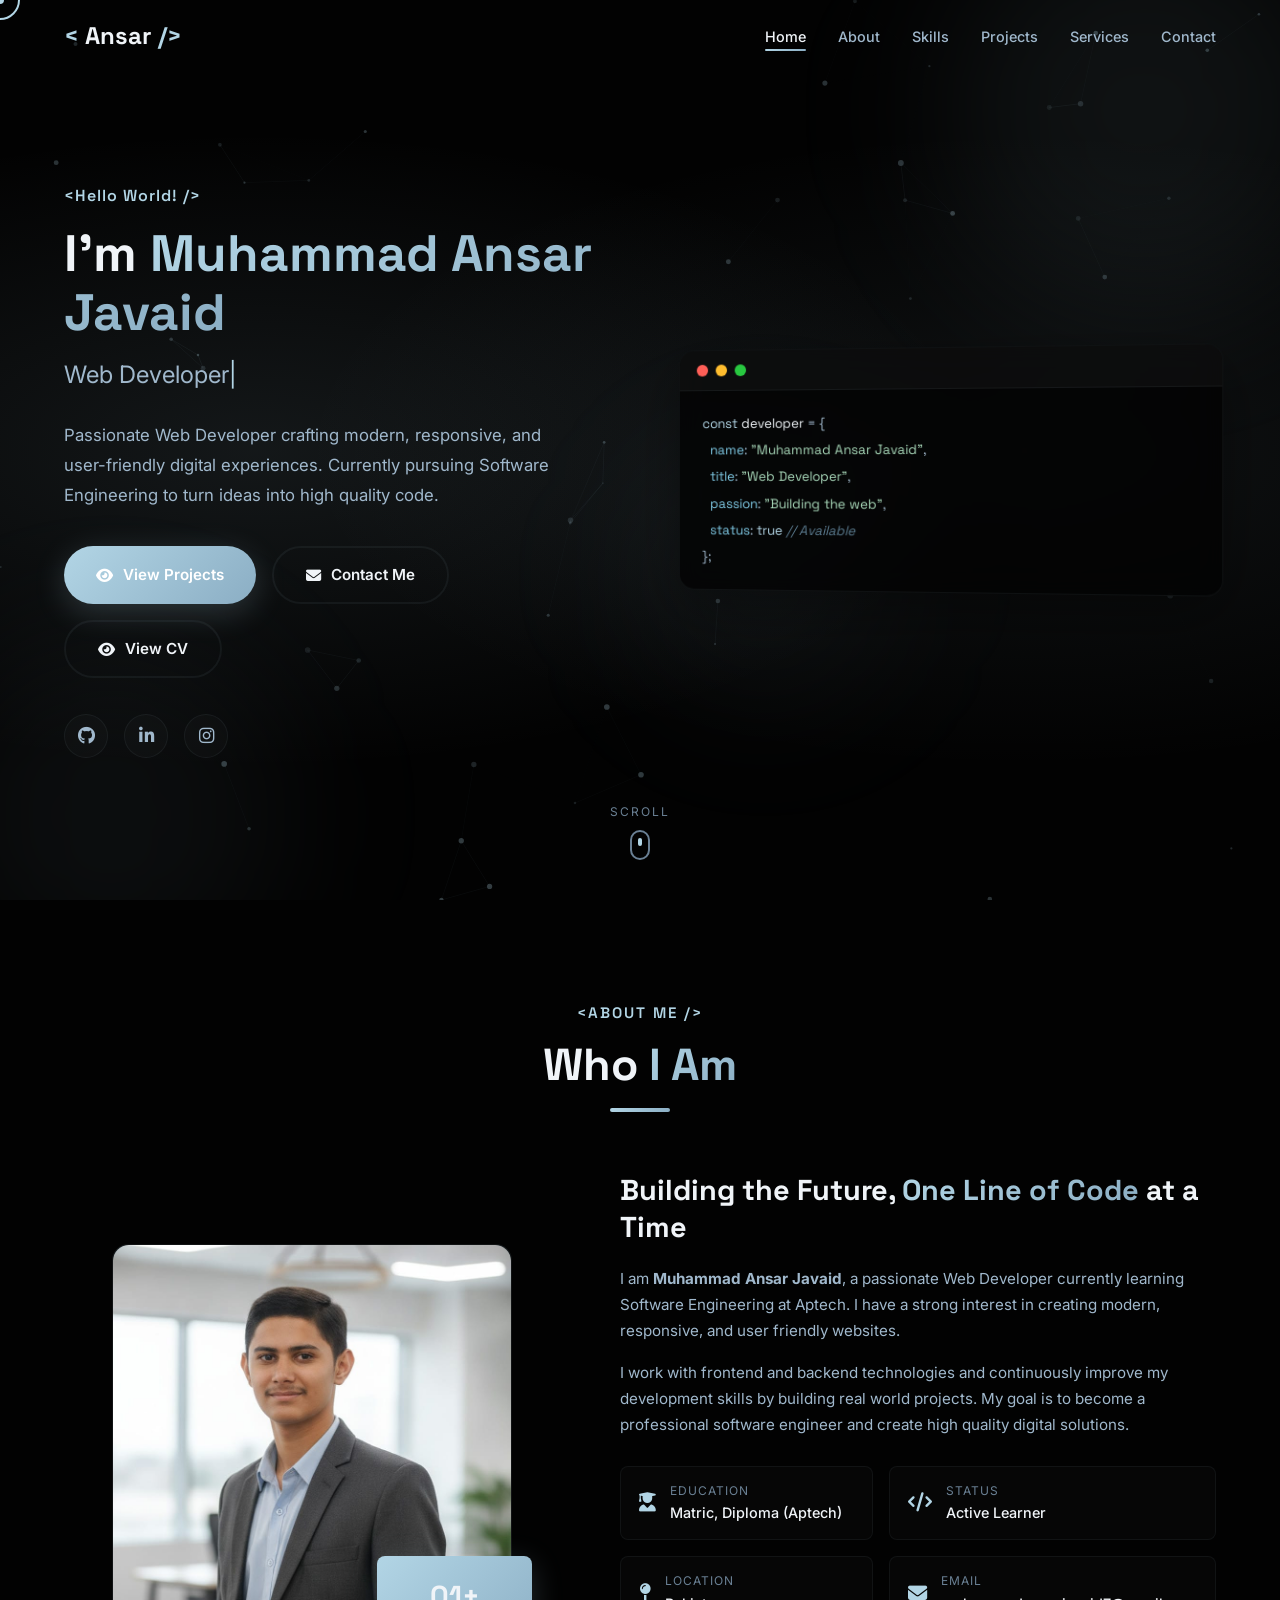
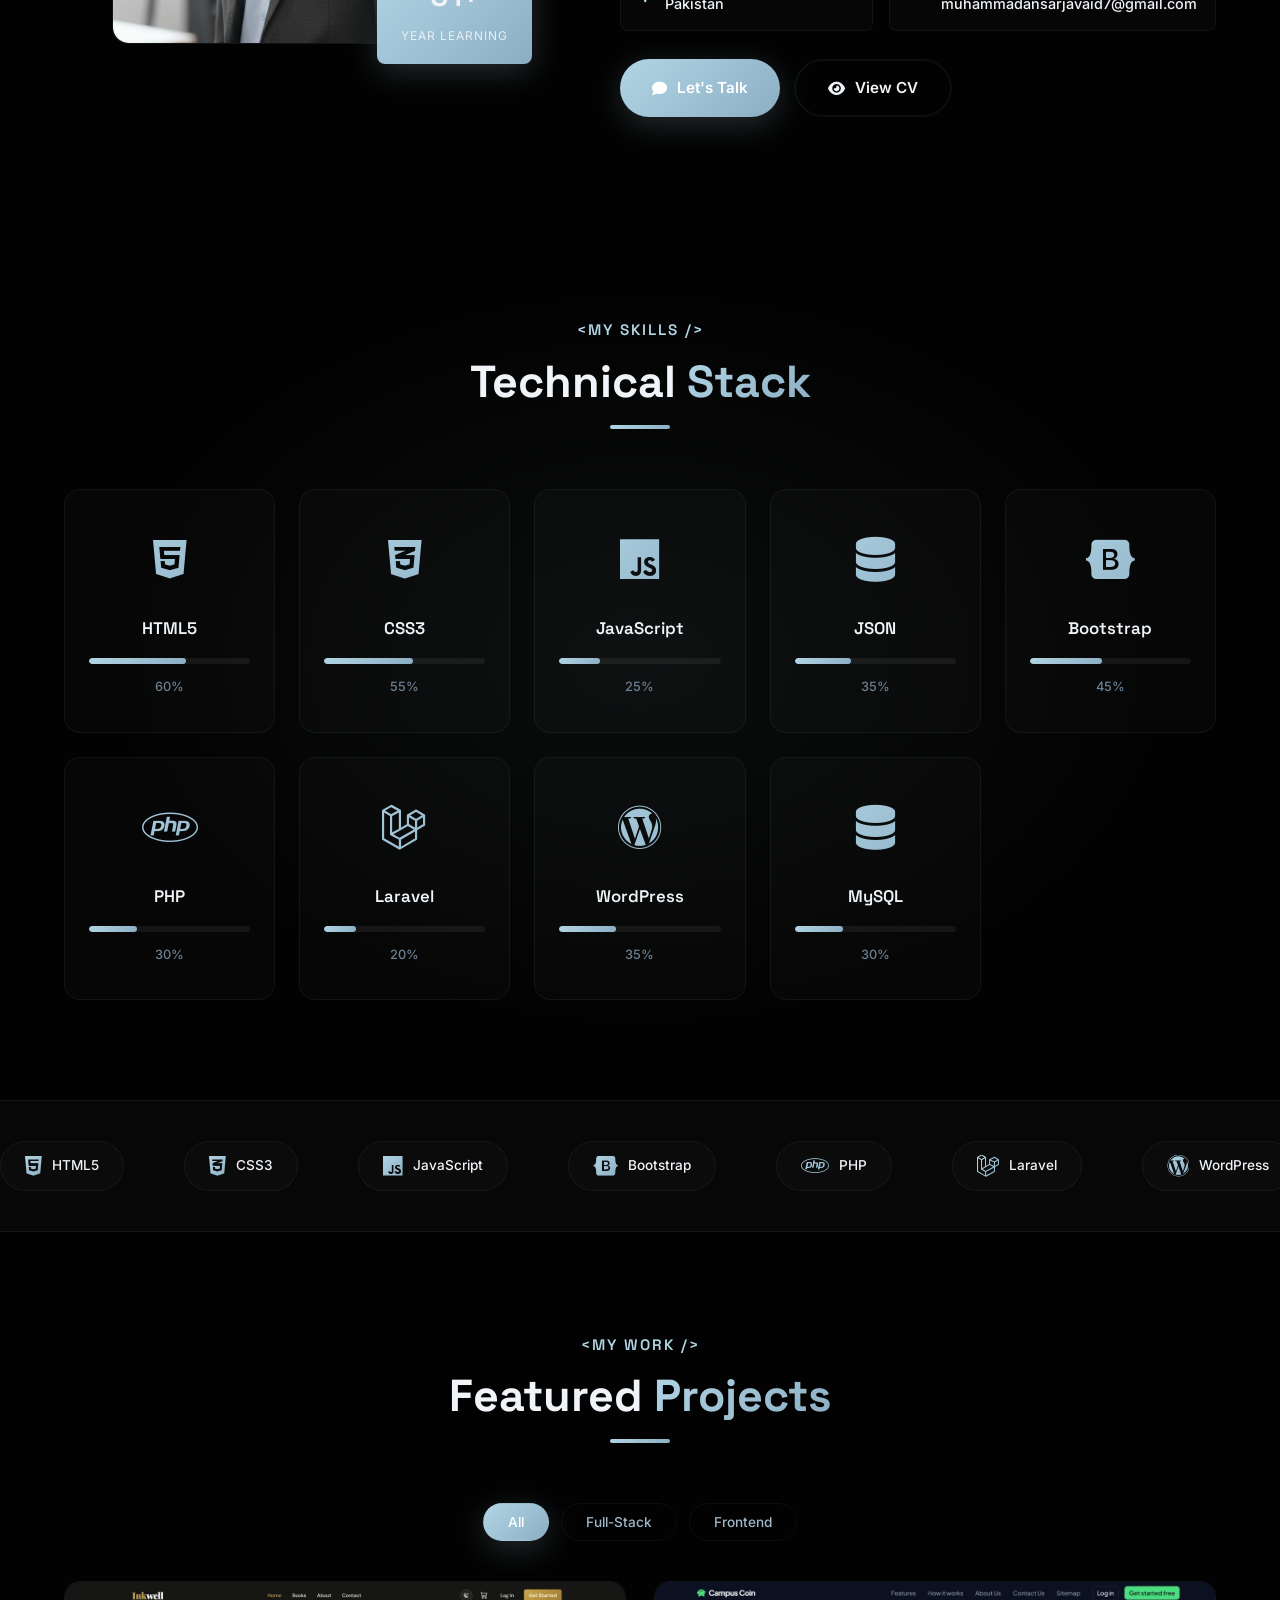
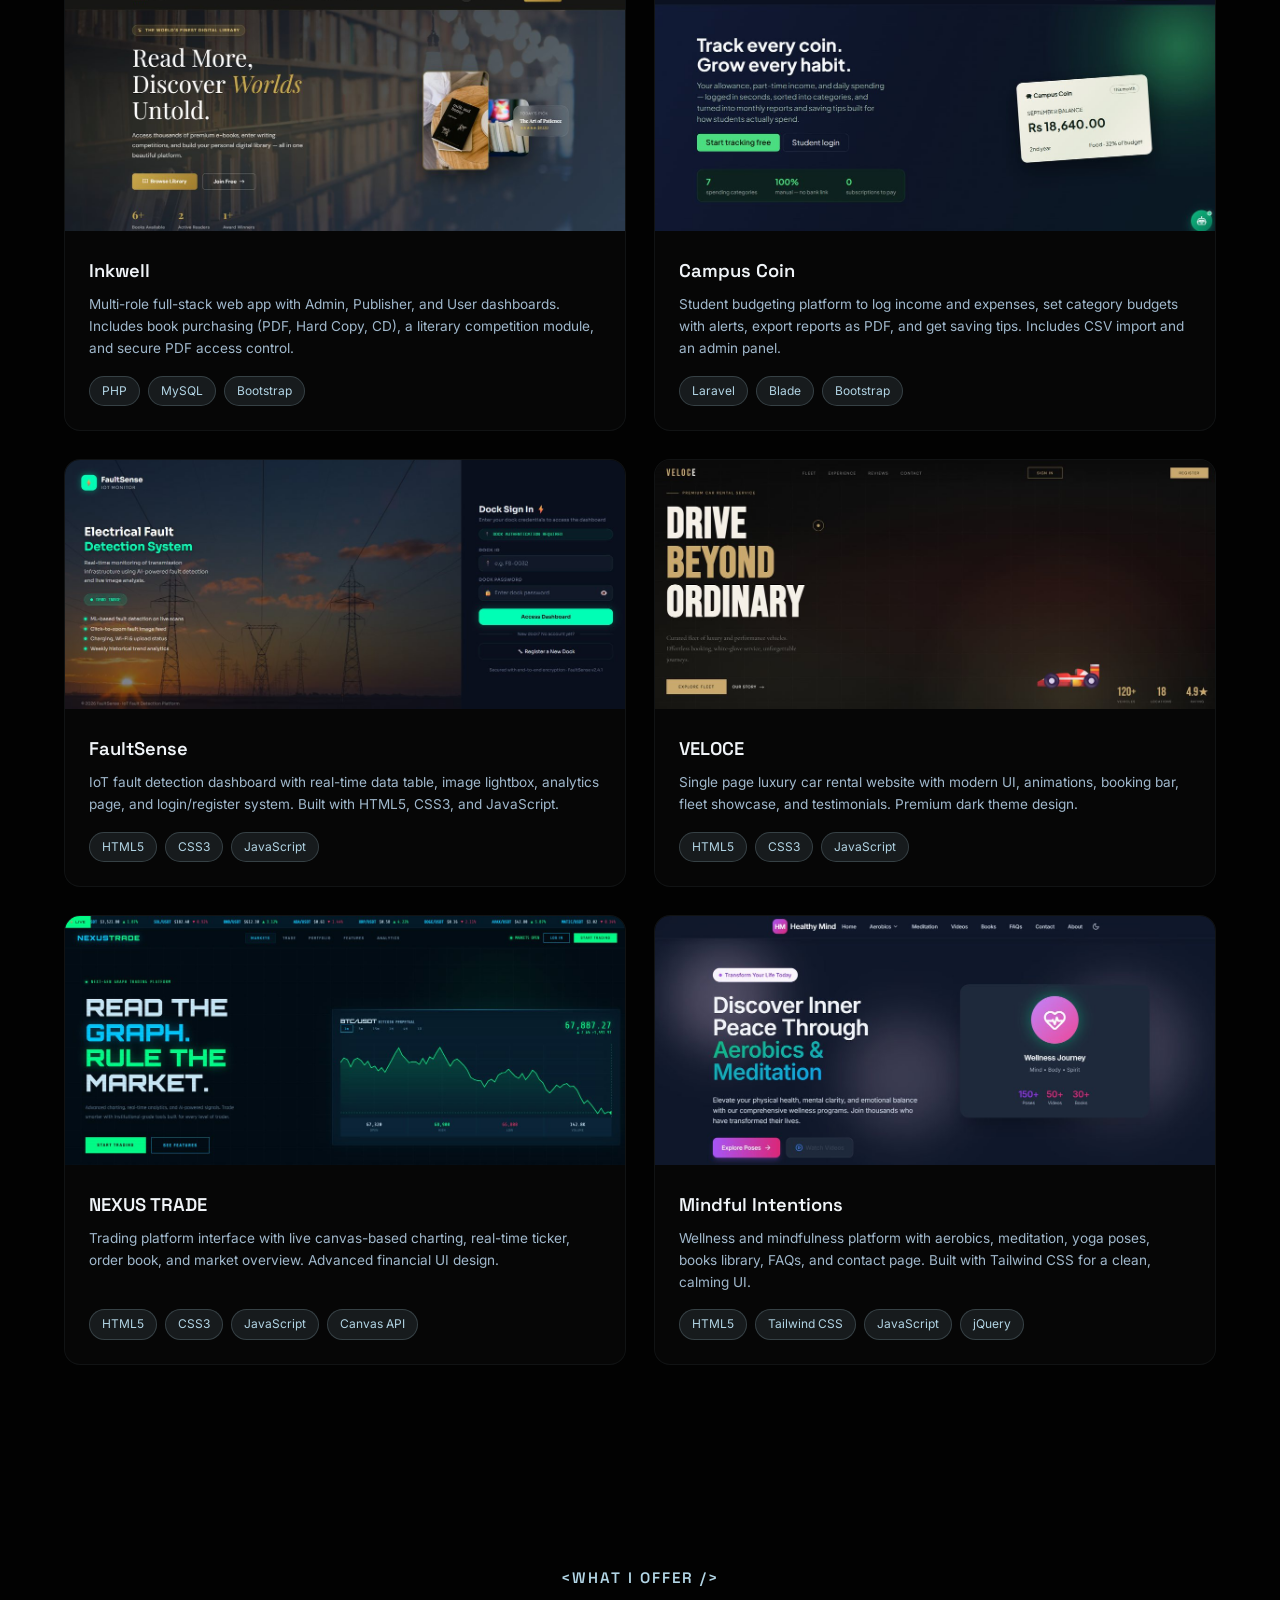
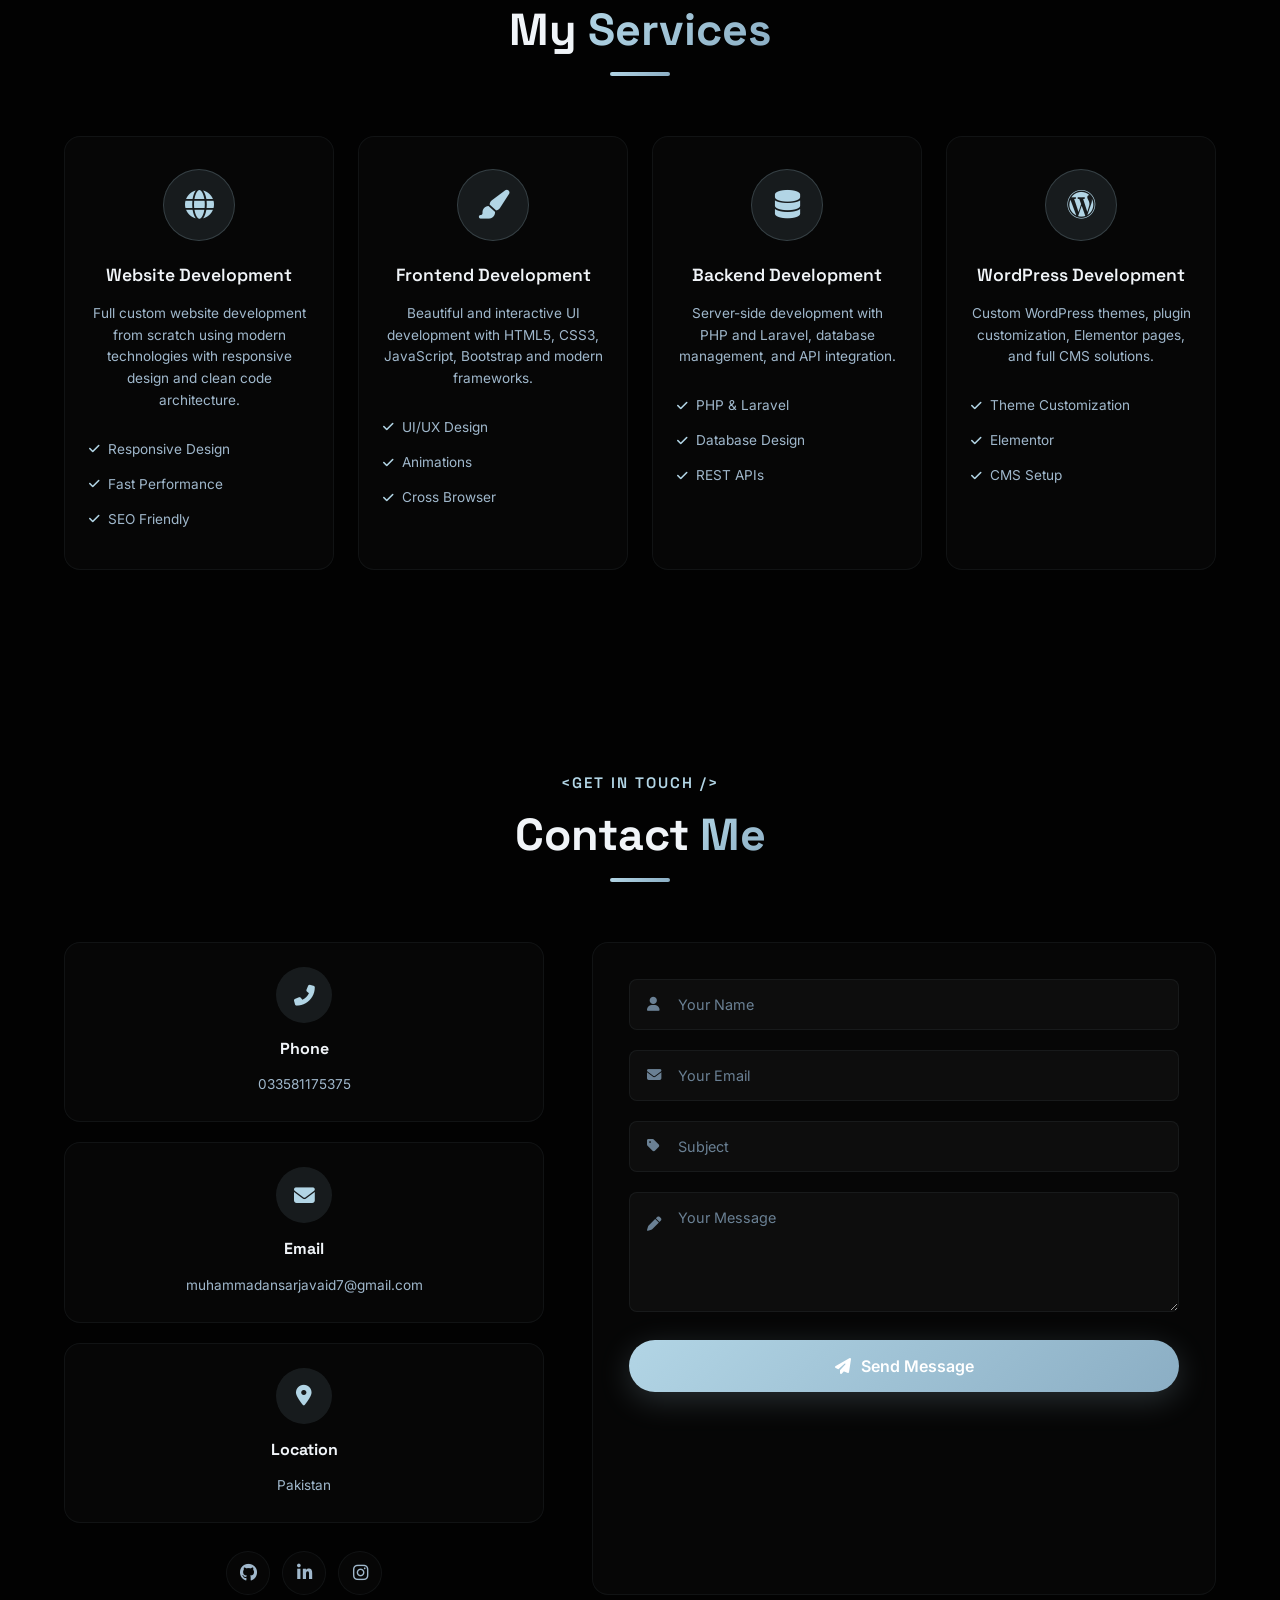
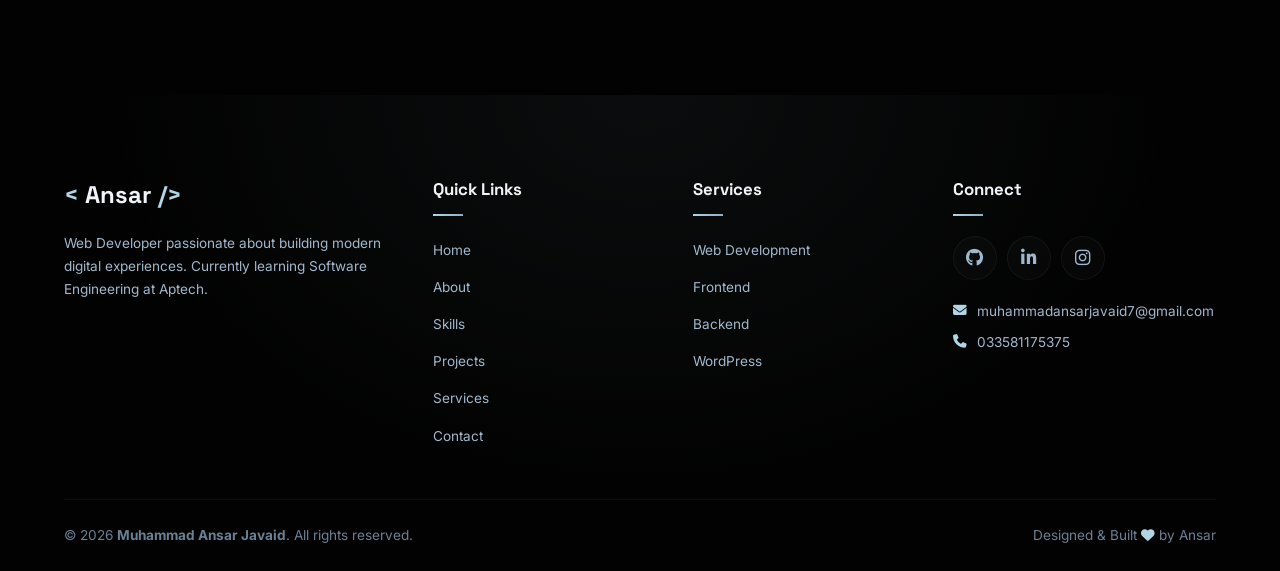
<file: index.html>
<!DOCTYPE html>
<html lang="en">

<head>
  <meta charset="UTF-8">
  <meta name="viewport" content="width=device-width, initial-scale=1.0">
  <meta name="description" content="Muhammad Ansar Javaid - Professional Web Developer Portfolio">
  <title>Muhammad Ansar Javaid | Web Developer</title>
  <link rel="stylesheet" href="https://cdnjs.cloudflare.com/ajax/libs/font-awesome/6.5.1/css/all.min.css">
  <link rel="preconnect" href="https://fonts.googleapis.com">
  <link rel="preconnect" href="https://fonts.gstatic.com" crossorigin>
  <link
    href="https://fonts.googleapis.com/css2?family=Inter:wght@300;400;500;600;700;800;900&family=Space+Grotesk:wght@400;500;600;700&display=swap"
    rel="stylesheet">
  <link rel="stylesheet" href="https://unpkg.com/aos@2.3.1/dist/aos.css">
  <link rel="stylesheet" href="css/style.css">

  <!-- google analytics -->
  <script async src="https://www.googletagmanager.com/gtag/js?id=G-1H37KW0LD4"></script>
  <script>
    window.dataLayer = window.dataLayer || [];
    function gtag() { dataLayer.push(arguments); }
    gtag('js', new Date());

    gtag('config', 'G-1H37KW0LD4');
  </script>
</head>

<body>

  <!-- loading screen -->
  <div id="loader" class="loader">
    <div class="loader-content">
      <div class="loader-code">
        <span class="loader-bracket">&lt;</span>
        <span class="loader-tag">code</span>
        <span class="loader-bracket">&gt;</span>
      </div>
      <div class="loader-bar"></div>
      <div class="loader-text">Loading<span class="loader-dots">...</span></div>
    </div>
  </div>

  <!-- background dots -->
  <canvas id="particleCanvas"></canvas>

  <!-- custom cursor -->
  <div class="cursor-dot" id="cursorDot"></div>
  <div class="cursor-outline" id="cursorOutline"></div>

  <!-- navbar -->
  <nav class="navbar" id="navbar">
    <div class="nav-container">
      <a href="#home" class="nav-logo">
        <span class="logo-bracket">&lt;</span>
        <span class="logo-text">Ansar</span>
        <span class="logo-bracket">/&gt;</span>
      </a>
      <div class="nav-menu" id="navMenu">
        <ul class="nav-list">
          <li><a href="#home" class="nav-link active">Home</a></li>
          <li><a href="#about" class="nav-link">About</a></li>
          <li><a href="#skills" class="nav-link">Skills</a></li>
          <li><a href="#projects" class="nav-link">Projects</a></li>
          <li><a href="#services" class="nav-link">Services</a></li>
          <li><a href="#contact" class="nav-link">Contact</a></li>
        </ul>
      </div>
      <div class="nav-toggle" id="navToggle">
        <span class="bar"></span>
        <span class="bar"></span>
        <span class="bar"></span>
      </div>
    </div>
  </nav>

  <!-- hero section -->
  <section class="hero" id="home">
    <div class="hero-bg">
      <div class="hero-code-overlay"></div>
      <div class="gradient-orb orb-1"></div>
      <div class="gradient-orb orb-2"></div>
      <div class="gradient-orb orb-3"></div>
    </div>
    <div class="container hero-content">
      <div class="hero-text" data-aos="fade-up" data-aos-duration="1000">
        <p class="hero-greeting">&lt;Hello World! /&gt;</p>
        <h1 class="hero-name">I'm <span class="highlight">Muhammad Ansar Javaid</span></h1>
        <h2 class="hero-title">
          <span class="typed-text"></span><span class="cursor-blink">|</span>
        </h2>
        <p class="hero-desc">
          Passionate Web Developer crafting modern, responsive, and user-friendly digital experiences. Currently
          pursuing Software Engineering to turn ideas into high quality code.
        </p>
        <div class="hero-buttons">
          <a href="#projects" class="btn btn-primary">
            <i class="fas fa-eye"></i> View Projects
          </a>
          <a href="#contact" class="btn btn-secondary">
            <i class="fas fa-envelope"></i> Contact Me
          </a>
          <a href="images/cv.pdf" target="_blank" rel="noopener" class="btn btn-secondary">
            <i class="fas fa-eye"></i> View CV
          </a>
        </div>
        <div class="hero-social">
          <a href="https://github.com/AnsarJavaid9" target="_blank" rel="noopener" class="social-icon" aria-label="GitHub"><i
              class="fab fa-github"></i></a>
          <a href="https://linkedin.com/in/muhammad-ansar-javaid-131547419/" target="_blank" rel="noopener" class="social-icon"
            aria-label="LinkedIn"><i class="fab fa-linkedin-in"></i></a>
          <a href="https://www.instagram.com/ansarjavaid9/" target="_blank" rel="noopener" class="social-icon"
            aria-label="Instagram"><i class="fab fa-instagram"></i></a>
        </div>
      </div>
      <div class="hero-visual" data-aos="fade-left" data-aos-duration="1000">
        <div class="code-window">
          <div class="code-header">
            <span class="dot red"></span>
            <span class="dot yellow"></span>
            <span class="dot green"></span>
          </div>
          <div class="code-body">
            <pre><span class="code-keyword">const</span> <span class="code-variable">developer</span> = {</pre>
            <pre>  <span class="code-prop">name</span>: <span class="code-string">"Muhammad Ansar Javaid"</span>,</pre>
            <pre>  <span class="code-prop">title</span>: <span class="code-string">"Web Developer"</span>,</pre>
            <pre>  <span class="code-prop">passion</span>: <span class="code-string">"Building the web"</span>,</pre>
            <pre>  <span class="code-prop">status</span>: <span class="code-keyword">true</span> <span class="code-comment">// Available</span></pre>
            <pre>};</pre>
          </div>
        </div>
      </div>
    </div>
    <div class="scroll-indicator">
      <span>Scroll</span>
      <div class="scroll-arrow"></div>
    </div>
  </section>

  <!-- about section -->
  <section class="about section" id="about">
    <div class="container">
      <div class="section-header" data-aos="fade-up">
        <p class="section-subtitle">&lt;About Me /&gt;</p>
        <h2 class="section-title">Who <span class="highlight">I Am</span></h2>
        <div class="section-divider"></div>
      </div>
      <div class="about-content">
        <div class="about-image" data-aos="fade-right" data-aos-delay="200">
          <div class="about-img-wrapper">
            <div class="about-img-placeholder">
              <img src="images/profile.jpeg" alt="Muhammad Ansar Javaid" class="about-img">
            </div>
            <div class="about-exp">
              <span class="exp-number">01+</span>
              <span class="exp-text">Year Learning</span>
            </div>
          </div>
        </div>
        <div class="about-text" data-aos="fade-left" data-aos-delay="400">
          <h3>Building the Future, <span class="highlight">One Line of Code</span> at a Time</h3>
          <p>
            I am <strong>Muhammad Ansar Javaid</strong>, a passionate Web Developer currently learning Software
            Engineering at Aptech. I have a strong interest in creating modern, responsive, and user friendly websites.
          </p>
          <p>
            I work with frontend and backend technologies and continuously improve my development skills by building
            real world projects. My goal is to become a professional software engineer and create high quality digital
            solutions.
          </p>
          <div class="about-info">
            <div class="info-item">
              <i class="fas fa-user-graduate"></i>
              <div>
                <span class="info-label">Education</span>
                <span class="info-value">Matric, Diploma (Aptech)</span>
              </div>
            </div>
            <div class="info-item">
              <i class="fas fa-code"></i>
              <div>
                <span class="info-label">Status</span>
                <span class="info-value">Active Learner</span>
              </div>
            </div>
            <div class="info-item">
              <i class="fas fa-map-pin"></i>
              <div>
                <span class="info-label">Location</span>
                <span class="info-value">Pakistan</span>
              </div>
            </div>
            <div class="info-item">
              <i class="fas fa-envelope"></i>
              <div>
                <span class="info-label">Email</span>
                <span class="info-value">muhammadansarjavaid7@gmail.com</span>
              </div>
            </div>
          </div>
          <div class="about-buttons">
            <a href="#contact" class="btn btn-primary"><i class="fas fa-comment"></i> Let's Talk</a>
            <a href="images/cv.pdf" target="_blank" rel="noopener" class="btn btn-secondary"><i
                class="fas fa-eye"></i> View CV</a>
          </div>
        </div>
      </div>
    </div>
  </section>

  <!-- skills section -->
  <section class="skills section" id="skills">
    <div class="skills-bg"></div>
    <div class="container">
      <div class="section-header" data-aos="fade-up">
        <p class="section-subtitle">&lt;My Skills /&gt;</p>
        <h2 class="section-title">Technical <span class="highlight">Stack</span></h2>
        <div class="section-divider"></div>
      </div>
      <div class="skills-grid">
        <div class="skill-card" data-aos="fade-up" data-aos-delay="100">
          <div class="skill-icon"><i class="fab fa-html5"></i></div>
          <h3 class="skill-name">HTML5</h3>
          <div class="skill-bar">
            <div class="skill-progress" data-progress="60"></div>
          </div>
          <span class="skill-percent">60%</span>
        </div>
        <div class="skill-card" data-aos="fade-up" data-aos-delay="200">
          <div class="skill-icon"><i class="fab fa-css3-alt"></i></div>
          <h3 class="skill-name">CSS3</h3>
          <div class="skill-bar">
            <div class="skill-progress" data-progress="55"></div>
          </div>
          <span class="skill-percent">55%</span>
        </div>
        <div class="skill-card" data-aos="fade-up" data-aos-delay="300">
          <div class="skill-icon"><i class="fab fa-js"></i></div>
          <h3 class="skill-name">JavaScript</h3>
          <div class="skill-bar">
            <div class="skill-progress" data-progress="25"></div>
          </div>
          <span class="skill-percent">25%</span>
        </div>
        <div class="skill-card" data-aos="fade-up" data-aos-delay="400">
          <div class="skill-icon"><i class="fas fa-database"></i></div>
          <h3 class="skill-name">JSON</h3>
          <div class="skill-bar">
            <div class="skill-progress" data-progress="35"></div>
          </div>
          <span class="skill-percent">35%</span>
        </div>
        <div class="skill-card" data-aos="fade-up" data-aos-delay="500">
          <div class="skill-icon"><i class="fab fa-bootstrap"></i></div>
          <h3 class="skill-name">Bootstrap</h3>
          <div class="skill-bar">
            <div class="skill-progress" data-progress="45"></div>
          </div>
          <span class="skill-percent">45%</span>
        </div>
        <div class="skill-card" data-aos="fade-up" data-aos-delay="100">
          <div class="skill-icon"><i class="fab fa-php"></i></div>
          <h3 class="skill-name">PHP</h3>
          <div class="skill-bar">
            <div class="skill-progress" data-progress="30"></div>
          </div>
          <span class="skill-percent">30%</span>
        </div>
        <div class="skill-card" data-aos="fade-up" data-aos-delay="200">
          <div class="skill-icon"><i class="fab fa-laravel"></i></div>
          <h3 class="skill-name">Laravel</h3>
          <div class="skill-bar">
            <div class="skill-progress" data-progress="20"></div>
          </div>
          <span class="skill-percent">20%</span>
        </div>
        <div class="skill-card" data-aos="fade-up" data-aos-delay="300">
          <div class="skill-icon"><i class="fab fa-wordpress"></i></div>
          <h3 class="skill-name">WordPress</h3>
          <div class="skill-bar">
            <div class="skill-progress" data-progress="35"></div>
          </div>
          <span class="skill-percent">35%</span>
        </div>
        <div class="skill-card" data-aos="fade-up" data-aos-delay="400">
          <div class="skill-icon"><i class="fas fa-database"></i></div>
          <h3 class="skill-name">MySQL</h3>
          <div class="skill-bar">
            <div class="skill-progress" data-progress="30"></div>
          </div>
          <span class="skill-percent">30%</span>
        </div>
      </div>
    </div>
  </section>

  <!-- tech stack strip -->
  <div class="tech-marquee">
    <div class="tech-marquee-track">
      <div class="tech-item"><i class="fab fa-html5"></i><span>HTML5</span></div>
      <div class="tech-item"><i class="fab fa-css3-alt"></i><span>CSS3</span></div>
      <div class="tech-item"><i class="fab fa-js"></i><span>JavaScript</span></div>
      <div class="tech-item"><i class="fab fa-bootstrap"></i><span>Bootstrap</span></div>
      <div class="tech-item"><i class="fab fa-php"></i><span>PHP</span></div>
      <div class="tech-item"><i class="fab fa-laravel"></i><span>Laravel</span></div>
      <div class="tech-item"><i class="fab fa-wordpress"></i><span>WordPress</span></div>
      <div class="tech-item"><i class="fas fa-database"></i><span>MySQL</span></div>
      <div class="tech-item"><i class="fas fa-database"></i><span>JSON</span></div>
      <div class="tech-item"><i class="fab fa-css3-alt"></i><span>Tailwind</span></div>
      <!-- same list again so the loop looks smooth -->
      <div class="tech-item"><i class="fab fa-html5"></i><span>HTML5</span></div>
      <div class="tech-item"><i class="fab fa-css3-alt"></i><span>CSS3</span></div>
      <div class="tech-item"><i class="fab fa-js"></i><span>JavaScript</span></div>
      <div class="tech-item"><i class="fab fa-bootstrap"></i><span>Bootstrap</span></div>
      <div class="tech-item"><i class="fab fa-php"></i><span>PHP</span></div>
      <div class="tech-item"><i class="fab fa-laravel"></i><span>Laravel</span></div>
      <div class="tech-item"><i class="fab fa-wordpress"></i><span>WordPress</span></div>
      <div class="tech-item"><i class="fas fa-database"></i><span>MySQL</span></div>
      <div class="tech-item"><i class="fas fa-database"></i><span>JSON</span></div>
      <div class="tech-item"><i class="fab fa-css3-alt"></i><span>Tailwind</span></div>
    </div>
  </div>

  <!-- projects section -->
  <section class="projects section" id="projects">
    <div class="container">
      <div class="section-header" data-aos="fade-up">
        <p class="section-subtitle">&lt;My Work /&gt;</p>
        <h2 class="section-title">Featured <span class="highlight">Projects</span></h2>
        <div class="section-divider"></div>
      </div>
      <div class="projects-filter" data-aos="fade-up">
        <button class="filter-btn active" data-filter="all">All</button>
        <button class="filter-btn" data-filter="fullstack">Full-Stack</button>
        <button class="filter-btn" data-filter="frontend">Frontend</button>
      </div>
      <div class="projects-grid">
        <div class="project-card tilt-card" data-category="fullstack" data-aos="zoom-in-up" data-aos-delay="100">
          <div class="project-image">
            <img src="images/project-inkwell.jpg" alt="Inkwell online book platform home page" class="project-img" loading="lazy">
            <div class="project-overlay">
              <div class="project-links">
                <a href="https://inkwell-ansar.infinityfreeapp.com/" class="project-link" target="_blank" rel="noopener" aria-label="Open Inkwell"><i
                    class="fas fa-external-link-alt"></i></a>
              </div>
            </div>
          </div>
          <div class="project-info">
            <h3 class="project-name">Inkwell</h3>
            <p class="project-desc">Multi-role full-stack web app with Admin, Publisher, and User dashboards. Includes book purchasing (PDF, Hard Copy, CD), a literary competition module, and secure PDF access control.</p>
            <div class="project-tech">
              <span>PHP</span>
              <span>MySQL</span>
              <span>Bootstrap</span>
            </div>
          </div>
        </div>
        <div class="project-card tilt-card" data-category="fullstack" data-aos="zoom-in-up" data-aos-delay="200">
          <div class="project-image">
            <img src="images/project-campuscoin.jpg" alt="Campus Coin budgeting platform home page" class="project-img" loading="lazy">
            <div class="project-overlay">
              <div class="project-links">
                <a href="https://sfc-algorithmavengers.oespk.com/" class="project-link" target="_blank" rel="noopener" aria-label="Open Campus Coin"><i
                    class="fas fa-external-link-alt"></i></a>
              </div>
            </div>
          </div>
          <div class="project-info">
            <h3 class="project-name">Campus Coin</h3>
            <p class="project-desc">Student budgeting platform to log income and expenses, set category budgets with alerts, export reports as PDF, and get saving tips. Includes CSV import and an admin panel.</p>
            <div class="project-tech">
              <span>Laravel</span>
              <span>Blade</span>
              <span>Bootstrap</span>
            </div>
          </div>
        </div>
        <div class="project-card tilt-card" data-category="frontend" data-aos="zoom-in-up" data-aos-delay="300">
          <div class="project-image">
            <img src="images/project-faultsense.jpg" alt="FaultSense IoT fault detection login screen" class="project-img" loading="lazy">
            <div class="project-overlay">
              <div class="project-links">
                <a href="projects/faultsense.html" class="project-link" target="_blank" rel="noopener" aria-label="Open FaultSense"><i
                    class="fas fa-external-link-alt"></i></a>
              </div>
            </div>
          </div>
          <div class="project-info">
            <h3 class="project-name">FaultSense</h3>
            <p class="project-desc">IoT fault detection dashboard with real-time data table, image lightbox, analytics page, and login/register system. Built with HTML5, CSS3, and JavaScript.</p>
            <div class="project-tech">
              <span>HTML5</span>
              <span>CSS3</span>
              <span>JavaScript</span>
            </div>
          </div>
        </div>
        <div class="project-card tilt-card" data-category="frontend" data-aos="zoom-in-up" data-aos-delay="400">
          <div class="project-image">
            <img src="images/project-veloce.jpg" alt="VELOCE car rental website screenshot" class="project-img" loading="lazy">
            <div class="project-overlay">
              <div class="project-links">
                <a href="projects/veloce.html" class="project-link" target="_blank" rel="noopener" aria-label="Open VELOCE"><i
                    class="fas fa-external-link-alt"></i></a>
              </div>
            </div>
          </div>
          <div class="project-info">
            <h3 class="project-name">VELOCE</h3>
            <p class="project-desc">Single page luxury car rental website with modern UI, animations, booking bar, fleet showcase, and testimonials. Premium dark theme design.</p>
            <div class="project-tech">
              <span>HTML5</span>
              <span>CSS3</span>
              <span>JavaScript</span>
            </div>
          </div>
        </div>
        <div class="project-card tilt-card" data-category="frontend" data-aos="zoom-in-up" data-aos-delay="500">
          <div class="project-image">
            <img src="images/project-nexus.jpg" alt="NEXUS TRADE platform screenshot" class="project-img" loading="lazy">
            <div class="project-overlay">
              <div class="project-links">
                <a href="projects/nexus-trade.html" class="project-link" target="_blank" rel="noopener" aria-label="Open NEXUS TRADE"><i
                    class="fas fa-external-link-alt"></i></a>
              </div>
            </div>
          </div>
          <div class="project-info">
            <h3 class="project-name">NEXUS TRADE</h3>
            <p class="project-desc">Trading platform interface with live canvas-based charting, real-time ticker, order book, and market overview. Advanced financial UI design.</p>
            <div class="project-tech">
              <span>HTML5</span>
              <span>CSS3</span>
              <span>JavaScript</span>
              <span>Canvas API</span>
            </div>
          </div>
        </div>
        <div class="project-card tilt-card" data-category="frontend" data-aos="zoom-in-up" data-aos-delay="600">
          <div class="project-image">
            <img src="images/project-mindful.jpg" alt="Mindful Intentions wellness website home page" class="project-img" loading="lazy">
            <div class="project-overlay">
              <div class="project-links">
                <a href="projects/mindfullntentions/index.html" class="project-link" target="_blank" rel="noopener" aria-label="Open Mindful Intentions"><i
                    class="fas fa-external-link-alt"></i></a>
              </div>
            </div>
          </div>
          <div class="project-info">
            <h3 class="project-name">Mindful Intentions</h3>
            <p class="project-desc">Wellness and mindfulness platform with aerobics, meditation, yoga poses, books library, FAQs, and contact page. Built with Tailwind CSS for a clean, calming UI.</p>
            <div class="project-tech">
              <span>HTML5</span>
              <span>Tailwind CSS</span>
              <span>JavaScript</span>
              <span>jQuery</span>
            </div>
          </div>
        </div>
      </div>
    </div>
  </section>

  <!-- services section -->
  <section class="services section" id="services">
    <div class="container">
      <div class="section-header" data-aos="fade-up">
        <p class="section-subtitle">&lt;What I Offer /&gt;</p>
        <h2 class="section-title">My <span class="highlight">Services</span></h2>
        <div class="section-divider"></div>
      </div>
      <div class="services-grid">
        <div class="service-card tilt-card" data-aos="flip-left" data-aos-delay="100">
          <div class="service-icon-wrapper">
            <div class="service-icon"><i class="fas fa-globe"></i></div>
          </div>
          <h3 class="service-title">Website Development</h3>
          <p class="service-desc">Full custom website development from scratch using modern technologies with responsive
            design and clean code architecture.</p>
          <ul class="service-list">
            <li><i class="fas fa-check"></i> Responsive Design</li>
            <li><i class="fas fa-check"></i> Fast Performance</li>
            <li><i class="fas fa-check"></i> SEO Friendly</li>
          </ul>
        </div>
        <div class="service-card tilt-card" data-aos="flip-left" data-aos-delay="200">
          <div class="service-icon-wrapper">
            <div class="service-icon"><i class="fas fa-paint-brush"></i></div>
          </div>
          <h3 class="service-title">Frontend Development</h3>
          <p class="service-desc">Beautiful and interactive UI development with HTML5, CSS3, JavaScript, Bootstrap and
            modern frameworks.</p>
          <ul class="service-list">
            <li><i class="fas fa-check"></i> UI/UX Design</li>
            <li><i class="fas fa-check"></i> Animations</li>
            <li><i class="fas fa-check"></i> Cross Browser</li>
          </ul>
        </div>
        <div class="service-card tilt-card" data-aos="flip-left" data-aos-delay="300">
          <div class="service-icon-wrapper">
            <div class="service-icon"><i class="fas fa-database"></i></div>
          </div>
          <h3 class="service-title">Backend Development</h3>
          <p class="service-desc">Server-side development with PHP and Laravel, database management, and API
            integration.</p>
          <ul class="service-list">
            <li><i class="fas fa-check"></i> PHP & Laravel</li>
            <li><i class="fas fa-check"></i> Database Design</li>
            <li><i class="fas fa-check"></i> REST APIs</li>
          </ul>
        </div>
        <div class="service-card tilt-card" data-aos="flip-left" data-aos-delay="400">
          <div class="service-icon-wrapper">
            <div class="service-icon"><i class="fab fa-wordpress"></i></div>
          </div>
          <h3 class="service-title">WordPress Development</h3>
          <p class="service-desc">Custom WordPress themes, plugin customization, Elementor pages, and full CMS
            solutions.</p>
          <ul class="service-list">
            <li><i class="fas fa-check"></i> Theme Customization</li>
            <li><i class="fas fa-check"></i> Elementor</li>
            <li><i class="fas fa-check"></i> CMS Setup</li>
          </ul>
        </div>
      </div>
    </div>
  </section>

  <!-- contact section -->
  <section class="contact section" id="contact">
    <div class="container">
      <div class="section-header" data-aos="fade-up">
        <p class="section-subtitle">&lt;Get In Touch /&gt;</p>
        <h2 class="section-title">Contact <span class="highlight">Me</span></h2>
        <div class="section-divider"></div>
      </div>
      <div class="contact-content">
        <div class="contact-info" data-aos="fade-right">
          <div class="contact-card">
            <div class="contact-card-icon"><i class="fas fa-phone-alt"></i></div>
            <h4>Phone</h4>
            <a href="tel:033581175375">033581175375</a>
          </div>
          <div class="contact-card">
            <div class="contact-card-icon"><i class="fas fa-envelope"></i></div>
            <h4>Email</h4>
            <a href="mailto:muhammadansarjavaid7@gmail.com">muhammadansarjavaid7@gmail.com</a>
          </div>
          <div class="contact-card">
            <div class="contact-card-icon"><i class="fas fa-map-marker-alt"></i></div>
            <h4>Location</h4>
            <span>Pakistan</span>
          </div>
          <div class="contact-social">
            <a href="https://github.com/AnsarJavaid9" target="_blank" rel="noopener" class="social-icon" aria-label="GitHub"><i
                class="fab fa-github"></i></a>
            <a href="https://linkedin.com/in/muhammad-ansar-javaid-131547419/" target="_blank" rel="noopener" class="social-icon"
              aria-label="LinkedIn"><i class="fab fa-linkedin-in"></i></a>
            <a href="https://www.instagram.com/ansarjavaid9/" target="_blank" rel="noopener" class="social-icon"
              aria-label="Instagram"><i class="fab fa-instagram"></i></a>
          </div>
        </div>
      <div class="contact-form-wrapper" data-aos="fade-left">
        <form class="contact-form" id="contactForm" action="https://formspree.io/f/xojovkja" method="POST">
          <div class="form-group">
            <input type="text" name="name" id="name" placeholder="Your Name" required>
            <span class="form-icon"><i class="fas fa-user"></i></span>
          </div>
          <div class="form-group">
            <input type="email" name="email" id="email" placeholder="Your Email" required>
            <span class="form-icon"><i class="fas fa-envelope"></i></span>
          </div>
          <div class="form-group">
            <input type="text" name="subject" id="subject" placeholder="Subject">
            <span class="form-icon"><i class="fas fa-tag"></i></span>
          </div>
          <div class="form-group">
            <textarea name="message" id="message" rows="5" placeholder="Your Message" required></textarea>
            <span class="form-icon"><i class="fas fa-pen"></i></span>
          </div>
          <div class="form-group form-group-submit">
            <button type="submit" class="btn btn-primary btn-submit">
              <i class="fas fa-paper-plane"></i> Send Message
            </button>
          </div>
          <div class="form-status" id="formStatus"></div>
        </form>
      </div>
    </div>
    </div>
  </section>

  <!-- footer -->
  <footer class="footer">
    <div class="footer-bg"></div>
    <div class="container">
      <div class="footer-content">
        <div class="footer-brand">
          <a href="#home" class="footer-logo">
            <span class="logo-bracket">&lt;</span>
            <span class="logo-text">Ansar</span>
            <span class="logo-bracket">/&gt;</span>
          </a>
          <p>Web Developer passionate about building modern digital experiences. Currently learning Software Engineering
            at Aptech.</p>
        </div>
        <div class="footer-links">
          <h4>Quick Links</h4>
          <ul>
            <li><a href="#home">Home</a></li>
            <li><a href="#about">About</a></li>
            <li><a href="#skills">Skills</a></li>
            <li><a href="#projects">Projects</a></li>
            <li><a href="#services">Services</a></li>
            <li><a href="#contact">Contact</a></li>
          </ul>
        </div>
        <div class="footer-links">
          <h4>Services</h4>
          <ul>
            <li><a href="#services">Web Development</a></li>
            <li><a href="#services">Frontend</a></li>
            <li><a href="#services">Backend</a></li>
            <li><a href="#services">WordPress</a></li>
          </ul>
        </div>
        <div class="footer-social">
          <h4>Connect</h4>
          <div class="footer-social-icons">
            <a href="https://github.com/AnsarJavaid9" target="_blank" rel="noopener" class="social-icon" aria-label="GitHub"><i
                class="fab fa-github"></i></a>
            <a href="https://linkedin.com/in/muhammad-ansar-javaid-131547419/" target="_blank" rel="noopener" class="social-icon"
              aria-label="LinkedIn"><i class="fab fa-linkedin-in"></i></a>
            <a href="https://www.instagram.com/ansarjavaid9/" target="_blank" rel="noopener" class="social-icon"
              aria-label="Instagram"><i class="fab fa-instagram"></i></a>
          </div>
          <div class="footer-contact-info">
            <p><i class="fas fa-envelope"></i> muhammadansarjavaid7@gmail.com</p>
            <p><i class="fas fa-phone"></i> 033581175375</p>
          </div>
        </div>
      </div>
      <div class="footer-bottom">
        <p>&copy; 2026 <strong>Muhammad Ansar Javaid</strong>. All rights reserved.</p>
        <p>Designed & Built <i class="fas fa-heart"></i> by Ansar</p>
      </div>
    </div>
  </footer>

  <!-- back to top button -->
  <a href="#home" class="back-to-top" id="backToTop">
    <i class="fas fa-chevron-up"></i>
  </a>

  <script src="https://unpkg.com/aos@2.3.1/dist/aos.js"></script>
  <script src="js/script.js"></script>
</body>

</html>
</file>
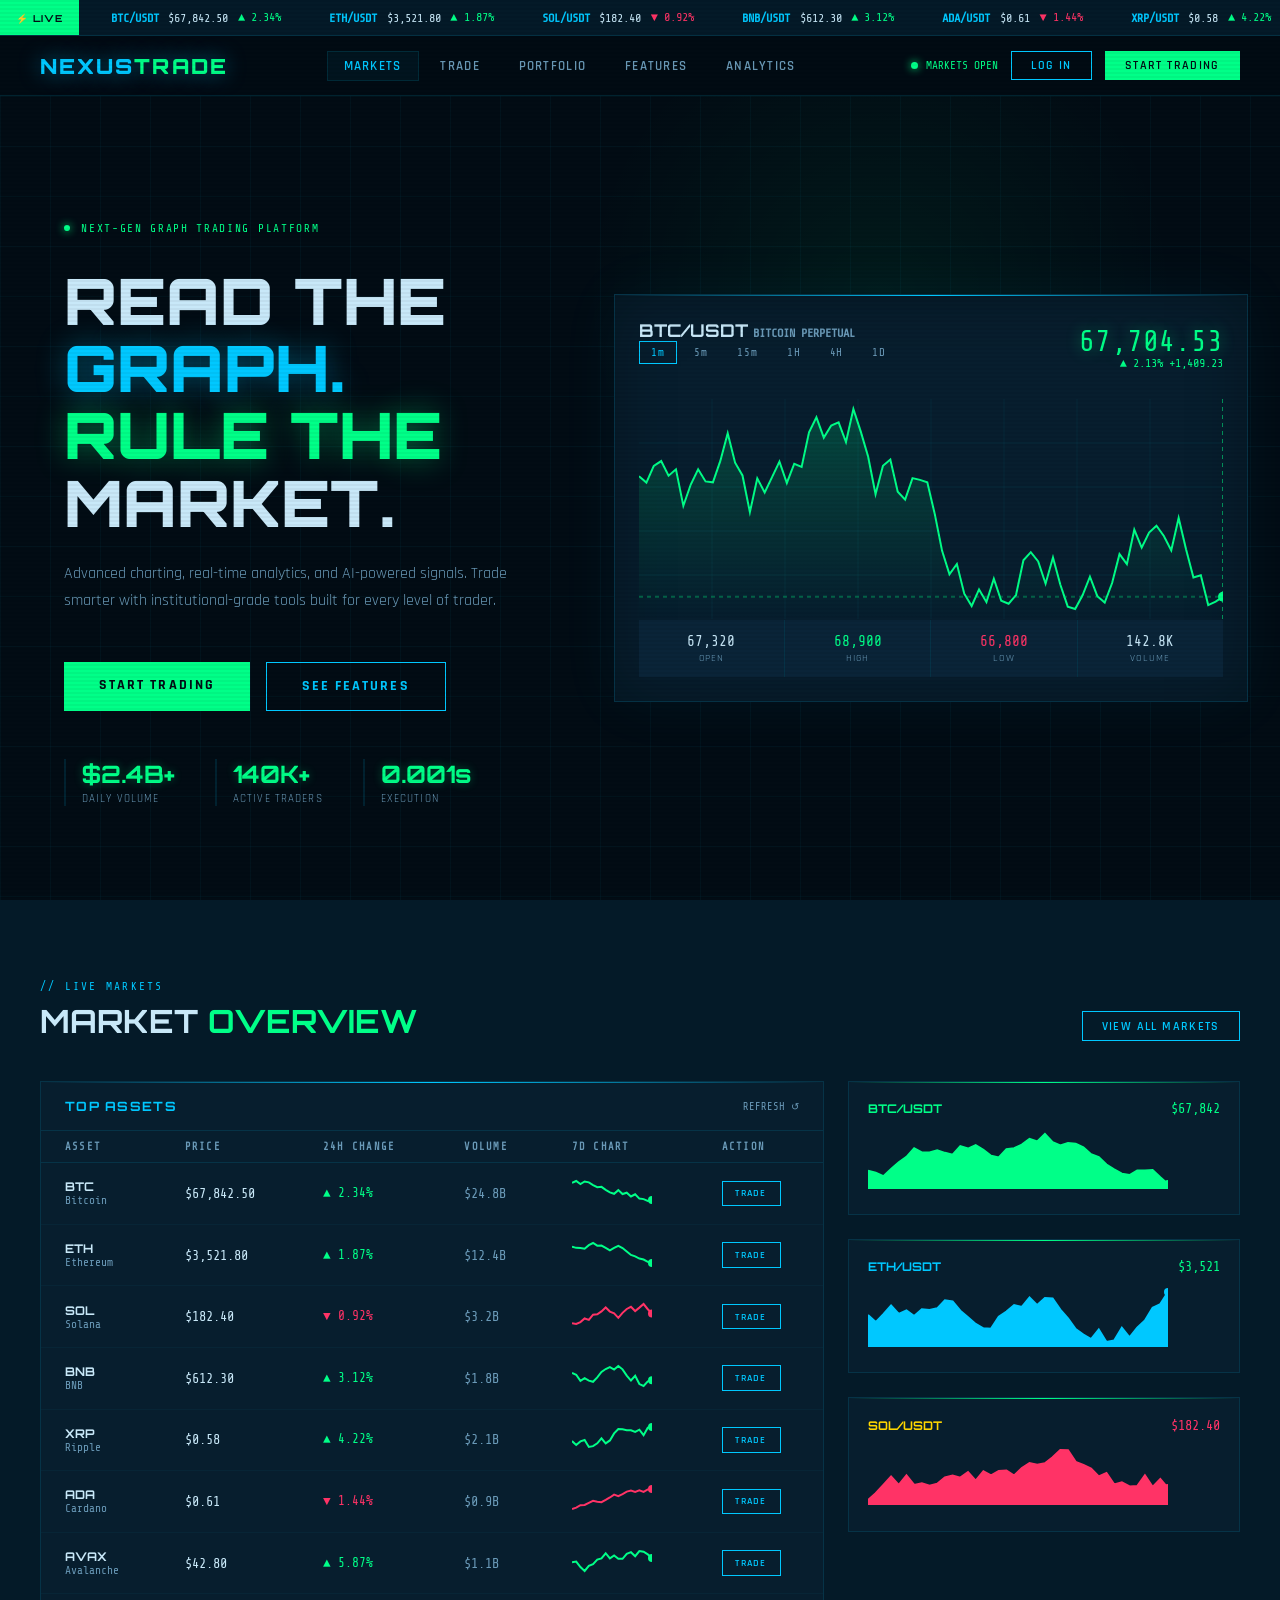
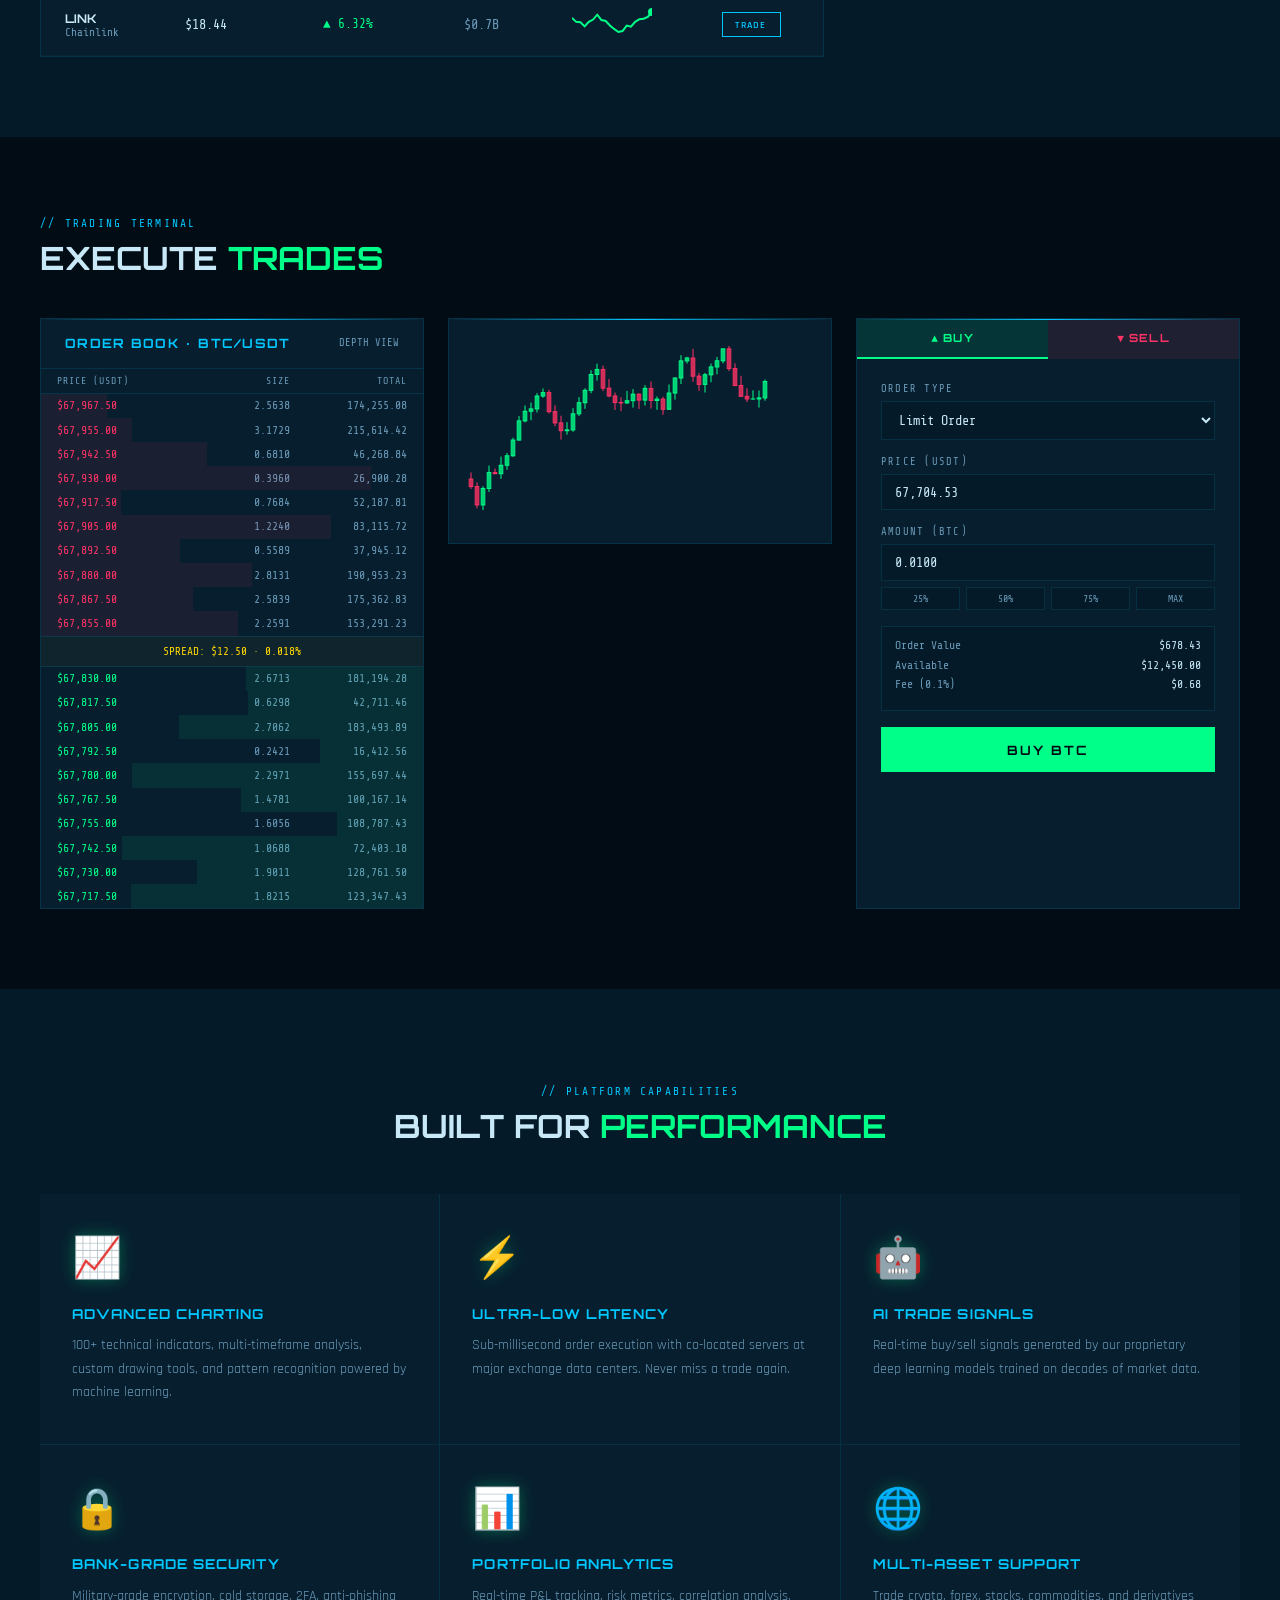
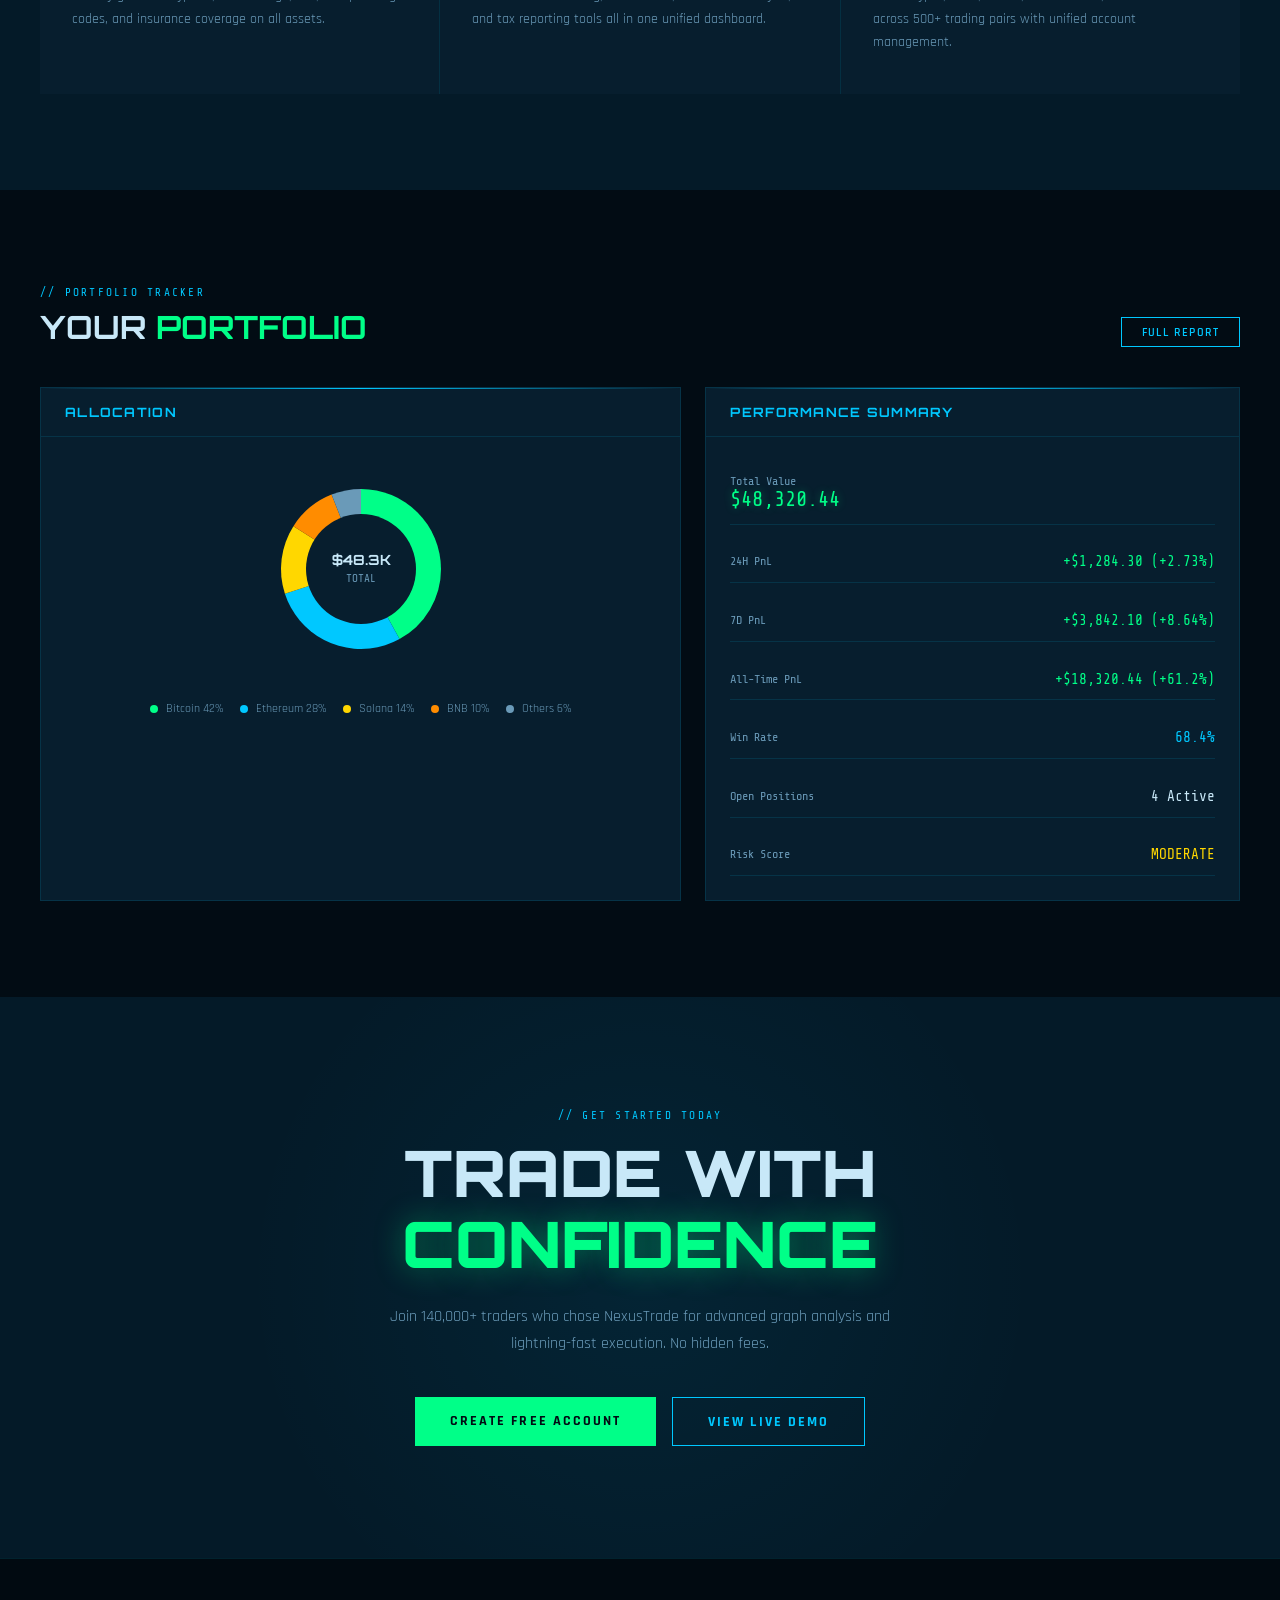
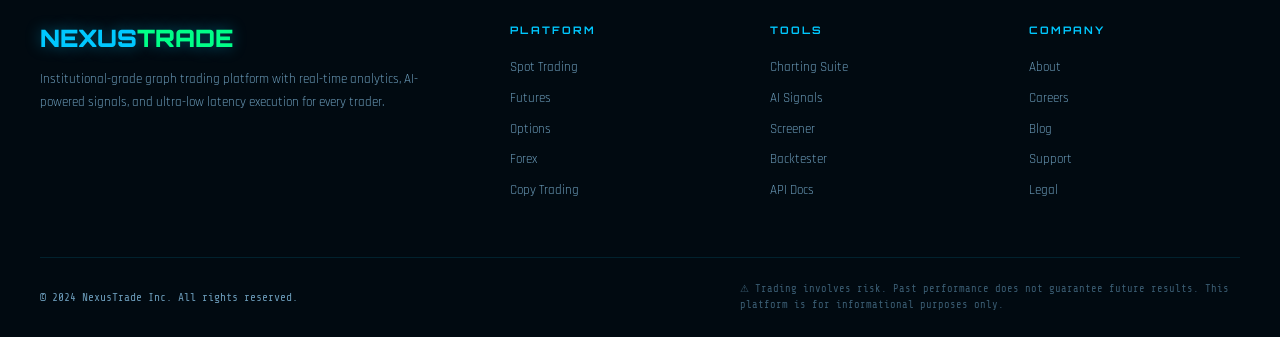
<file: projects/nexus-trade.html>
<!DOCTYPE html>
<html lang="en">
<head>
<meta charset="UTF-8">
<meta name="viewport" content="width=device-width, initial-scale=1.0">
<title>NEXUS TRADE — Graph Trading Platform</title>
<link href="https://fonts.googleapis.com/css2?family=Share+Tech+Mono&family=Rajdhani:wght@300;400;500;600;700&family=Orbitron:wght@400;700;900&display=swap" rel="stylesheet">
<style>
*, *::before, *::after { margin: 0; padding: 0; box-sizing: border-box; }

:root {
  --bg: #020c14;
  --bg2: #041a28;
  --bg3: #061f30;
  --panel: #071e2e;
  --panel2: #0a2438;
  --green: #00ff88;
  --green2: #00cc6a;
  --red: #ff3366;
  --red2: #cc2952;
  --blue: #00c8ff;
  --blue2: #0099cc;
  --gold: #ffd700;
  --text: #c8e8f8;
  --text2: #6a9ab8;
  --border: rgba(0,200,255,0.12);
  --glow-g: rgba(0,255,136,0.15);
  --glow-b: rgba(0,200,255,0.15);
}

html { scroll-behavior: smooth; }
body {
  background: var(--bg);
  color: var(--text);
  font-family: 'Rajdhani', sans-serif;
  overflow-x: hidden;
  min-height: 100vh;
}

/* scan line overlay */
body::after {
  content: '';
  position: fixed; inset: 0;
  background: repeating-linear-gradient(
    0deg,
    transparent,
    transparent 2px,
    rgba(0,0,0,0.04) 2px,
    rgba(0,0,0,0.04) 4px
  );
  pointer-events: none;
  z-index: 9999;
}

/* ticker */
.ticker-wrap {
  background: var(--bg2);
  border-bottom: 1px solid var(--border);
  overflow: hidden;
  height: 36px;
  display: flex; align-items: center;
}
.ticker-label {
  background: var(--green);
  color: var(--bg);
  font-family: 'Orbitron', monospace;
  font-size: 0.6rem;
  font-weight: 700;
  letter-spacing: 0.1em;
  padding: 0 1rem;
  height: 100%;
  display: flex; align-items: center;
  white-space: nowrap;
  z-index: 1;
}
.ticker-track {
  display: flex; gap: 3rem;
  animation: ticker 30s linear infinite;
  white-space: nowrap;
  padding-left: 2rem;
}
.ticker-item {
  display: flex; align-items: center; gap: 0.6rem;
  font-family: 'Share Tech Mono', monospace;
  font-size: 0.75rem;
}
.ticker-sym { color: var(--blue); font-weight: 700; }
.ticker-price { color: var(--text); }
.ticker-chg.up { color: var(--green); }
.ticker-chg.dn { color: var(--red); }
@keyframes ticker { from { transform: translateX(0); } to { transform: translateX(-50%); } }

/* nav */
nav {
  display: flex; align-items: center; justify-content: space-between;
  padding: 0 2.5rem;
  height: 60px;
  background: rgba(2,12,20,0.95);
  border-bottom: 1px solid var(--border);
  backdrop-filter: blur(10px);
  position: sticky; top: 0; z-index: 100;
}
.nav-logo {
  font-family: 'Orbitron', monospace;
  font-size: 1.3rem;
  font-weight: 900;
  letter-spacing: 0.1em;
  color: var(--blue);
  text-shadow: 0 0 20px rgba(0,200,255,0.5);
}
.nav-logo span { color: var(--green); }
.nav-links {
  display: flex; gap: 0.3rem; list-style: none;
}
.nav-links a {
  text-decoration: none;
  color: var(--text2);
  font-size: 0.8rem;
  letter-spacing: 0.1em;
  text-transform: uppercase;
  padding: 0.4rem 1rem;
  border: 1px solid transparent;
  transition: all 0.3s;
  font-weight: 600;
}
.nav-links a:hover, .nav-links a.active {
  color: var(--blue);
  border-color: var(--border);
  background: rgba(0,200,255,0.05);
}
.nav-right { display: flex; gap: 0.8rem; align-items: center; }
.nav-status {
  display: flex; align-items: center; gap: 0.5rem;
  font-family: 'Share Tech Mono', monospace;
  font-size: 0.7rem;
  color: var(--green);
}
.status-dot {
  width: 7px; height: 7px;
  border-radius: 50%;
  background: var(--green);
  box-shadow: 0 0 8px var(--green);
  animation: pulse 2s infinite;
}
@keyframes pulse { 0%,100%{opacity:1} 50%{opacity:0.4} }
.btn-nav {
  background: transparent;
  border: 1px solid var(--blue);
  color: var(--blue);
  padding: 0.4rem 1.2rem;
  font-size: 0.72rem;
  letter-spacing: 0.12em;
  text-transform: uppercase;
  font-family: 'Rajdhani', sans-serif;
  font-weight: 600;
  cursor: pointer;
  transition: all 0.3s;
}
.btn-nav:hover { background: var(--blue); color: var(--bg); box-shadow: 0 0 20px rgba(0,200,255,0.3); }
.btn-nav.primary { background: var(--green); border-color: var(--green); color: var(--bg); }
.btn-nav.primary:hover { box-shadow: 0 0 20px rgba(0,255,136,0.4); }

/* hero */
.hero {
  min-height: calc(100vh - 96px);
  display: grid;
  grid-template-columns: 1fr 1.2fr;
  gap: 0;
  position: relative;
  overflow: hidden;
}
.hero-bg-grid {
  position: absolute; inset: 0;
  background-image:
    linear-gradient(rgba(0,200,255,0.04) 1px, transparent 1px),
    linear-gradient(90deg, rgba(0,200,255,0.04) 1px, transparent 1px);
  background-size: 50px 50px;
}
.hero-bg-glow {
  position: absolute;
  width: 600px; height: 600px;
  border-radius: 50%;
  background: radial-gradient(circle, rgba(0,255,136,0.06) 0%, transparent 70%);
  top: -100px; right: 100px;
  pointer-events: none;
}
.hero-left {
  padding: 6rem 3rem 4rem 4rem;
  display: flex; flex-direction: column; justify-content: center;
  position: relative; z-index: 2;
}
.hero-tag {
  display: inline-flex; align-items: center; gap: 0.7rem;
  font-family: 'Share Tech Mono', monospace;
  font-size: 0.7rem;
  color: var(--green);
  letter-spacing: 0.15em;
  margin-bottom: 2rem;
  opacity: 0; animation: fadeUp 0.6s ease 0.2s forwards;
}
.hero-tag-dot { width: 6px; height: 6px; border-radius: 50%; background: var(--green); box-shadow: 0 0 8px var(--green); }
.hero-title {
  font-family: 'Orbitron', monospace;
  font-size: clamp(2.5rem, 5vw, 4.5rem);
  font-weight: 900;
  line-height: 1.05;
  margin-bottom: 1.5rem;
  opacity: 0; animation: fadeUp 0.6s ease 0.35s forwards;
}
.hero-title .line1 { color: var(--text); }
.hero-title .line2 { color: var(--blue); text-shadow: 0 0 30px rgba(0,200,255,0.4); }
.hero-title .line3 { color: var(--green); text-shadow: 0 0 30px rgba(0,255,136,0.4); }
.hero-desc {
  font-size: 1rem;
  color: var(--text2);
  line-height: 1.7;
  max-width: 460px;
  margin-bottom: 3rem;
  font-weight: 400;
  opacity: 0; animation: fadeUp 0.6s ease 0.5s forwards;
}
.hero-btns {
  display: flex; gap: 1rem;
  opacity: 0; animation: fadeUp 0.6s ease 0.65s forwards;
}
.btn-lg {
  padding: 0.9rem 2.2rem;
  font-size: 0.85rem;
  letter-spacing: 0.15em;
  text-transform: uppercase;
  font-family: 'Rajdhani', sans-serif;
  font-weight: 700;
  cursor: pointer;
  transition: all 0.3s;
  border: none;
  text-decoration: none;
  display: inline-block;
}
.btn-green { background: var(--green); color: var(--bg); }
.btn-green:hover { box-shadow: 0 0 30px rgba(0,255,136,0.5); transform: translateY(-2px); }
.btn-outline { background: transparent; border: 1px solid var(--blue); color: var(--blue); }
.btn-outline:hover { background: rgba(0,200,255,0.08); box-shadow: 0 0 20px rgba(0,200,255,0.2); }
.hero-stats {
  display: flex; gap: 2.5rem; margin-top: 3rem;
  opacity: 0; animation: fadeUp 0.6s ease 0.8s forwards;
}
.hstat { border-left: 2px solid var(--border); padding-left: 1rem; }
.hstat-val {
  font-family: 'Orbitron', monospace;
  font-size: 1.5rem;
  font-weight: 700;
  color: var(--green);
  text-shadow: 0 0 10px rgba(0,255,136,0.3);
}
.hstat-lbl { font-size: 0.7rem; color: var(--text2); letter-spacing: 0.1em; text-transform: uppercase; margin-top: 0.2rem; }

/* hero chart */
.hero-right {
  position: relative; z-index: 2;
  padding: 2rem;
  display: flex; align-items: center; justify-content: center;
}
.hero-chart-panel {
  width: 100%;
  background: var(--panel);
  border: 1px solid var(--border);
  padding: 1.5rem;
  position: relative;
  box-shadow: 0 0 60px rgba(0,200,255,0.05), inset 0 0 60px rgba(0,0,0,0.3);
  opacity: 0; animation: fadeIn 1s ease 0.5s forwards;
}
.hero-chart-panel::before {
  content: '';
  position: absolute; top: 0; left: 0; right: 0;
  height: 1px;
  background: linear-gradient(90deg, transparent, var(--blue), transparent);
}
.chart-header {
  display: flex; justify-content: space-between; align-items: center;
  margin-bottom: 1.2rem;
}
.chart-sym {
  font-family: 'Orbitron', monospace;
  font-size: 1.1rem;
  font-weight: 700;
  color: var(--text);
}
.chart-sym span { color: var(--text2); font-size: 0.75rem; font-family: 'Share Tech Mono', monospace; }
.chart-price-live {
  text-align: right;
}
.live-price {
  font-family: 'Share Tech Mono', monospace;
  font-size: 1.8rem;
  color: var(--green);
  text-shadow: 0 0 15px rgba(0,255,136,0.4);
  line-height: 1;
}
.live-change {
  font-size: 0.75rem;
  color: var(--green);
  font-family: 'Share Tech Mono', monospace;
}
.chart-tabs {
  display: flex; gap: 0.3rem; margin-bottom: 1rem;
}
.ctab {
  background: transparent;
  border: 1px solid transparent;
  color: var(--text2);
  padding: 0.25rem 0.7rem;
  font-size: 0.68rem;
  letter-spacing: 0.08em;
  cursor: pointer;
  font-family: 'Share Tech Mono', monospace;
  transition: all 0.2s;
}
.ctab.active, .ctab:hover { border-color: var(--blue); color: var(--blue); }
canvas#mainChart { display: block; width: 100% !important; }

/* mini metrics */
.mini-metrics {
  display: grid; grid-template-columns: repeat(4, 1fr);
  gap: 1px; background: var(--border);
  margin-top: 1px;
}
.metric {
  background: var(--panel2);
  padding: 0.8rem 1rem;
  text-align: center;
}
.metric-val {
  font-family: 'Share Tech Mono', monospace;
  font-size: 0.9rem;
  color: var(--text);
}
.metric-val.up { color: var(--green); }
.metric-val.dn { color: var(--red); }
.metric-lbl { font-size: 0.6rem; color: var(--text2); letter-spacing: 0.1em; text-transform: uppercase; margin-top: 0.2rem; }

/* dashboard section */
.dashboard-section {
  padding: 5rem 2.5rem;
  background: var(--bg2);
}
.sec-header {
  display: flex; justify-content: space-between; align-items: flex-end;
  margin-bottom: 2.5rem;
}
.sec-label {
  font-family: 'Share Tech Mono', monospace;
  font-size: 0.7rem;
  color: var(--blue);
  letter-spacing: 0.2em;
  text-transform: uppercase;
  margin-bottom: 0.5rem;
}
.sec-title {
  font-family: 'Orbitron', monospace;
  font-size: 2rem;
  font-weight: 700;
  color: var(--text);
}
.sec-title span { color: var(--green); }
.dashboard-grid {
  display: grid;
  grid-template-columns: 2fr 1fr;
  gap: 1.5rem;
}

/* market table */
.panel {
  background: var(--panel);
  border: 1px solid var(--border);
  position: relative;
  overflow: hidden;
}
.panel::before {
  content: '';
  position: absolute; top: 0; left: 0; right: 0;
  height: 1px;
  background: linear-gradient(90deg, transparent, var(--blue), transparent);
}
.panel-head {
  display: flex; justify-content: space-between; align-items: center;
  padding: 1rem 1.5rem;
  border-bottom: 1px solid var(--border);
}
.panel-title {
  font-family: 'Orbitron', monospace;
  font-size: 0.8rem;
  font-weight: 700;
  color: var(--blue);
  letter-spacing: 0.1em;
  text-transform: uppercase;
}
.panel-action {
  font-family: 'Share Tech Mono', monospace;
  font-size: 0.65rem;
  color: var(--text2);
  cursor: pointer;
  transition: color 0.2s;
}
.panel-action:hover { color: var(--blue); }
table {
  width: 100%;
  border-collapse: collapse;
}
thead th {
  text-align: left;
  padding: 0.6rem 1.5rem;
  font-size: 0.65rem;
  color: var(--text2);
  letter-spacing: 0.12em;
  text-transform: uppercase;
  font-weight: 600;
  border-bottom: 1px solid var(--border);
  font-family: 'Share Tech Mono', monospace;
}
tbody tr {
  border-bottom: 1px solid rgba(0,200,255,0.04);
  transition: background 0.2s;
  cursor: pointer;
}
tbody tr:hover { background: rgba(0,200,255,0.04); }
tbody td {
  padding: 0.8rem 1.5rem;
  font-size: 0.85rem;
}
.td-sym {
  font-family: 'Orbitron', monospace;
  font-size: 0.75rem;
  font-weight: 700;
  color: var(--text);
}
.td-name { font-size: 0.7rem; color: var(--text2); font-family: 'Share Tech Mono', monospace; }
.td-price { font-family: 'Share Tech Mono', monospace; color: var(--text); }
.td-chg { font-family: 'Share Tech Mono', monospace; font-size: 0.8rem; }
.td-chg.up { color: var(--green); }
.td-chg.dn { color: var(--red); }
.spark { width: 80px; height: 30px; }

/* mini chart panel */
.mini-chart-stack { display: flex; flex-direction: column; gap: 1.5rem; }
.mini-chart-card {
  background: var(--panel);
  border: 1px solid var(--border);
  padding: 1.2rem;
  position: relative;
}
.mini-chart-card::before {
  content: '';
  position: absolute; top: 0; left: 0; right: 0; height: 1px;
  background: linear-gradient(90deg, transparent, var(--green), transparent);
}
.mc-header { display: flex; justify-content: space-between; margin-bottom: 0.8rem; }
.mc-sym { font-family: 'Orbitron', monospace; font-size: 0.75rem; font-weight: 700; }
.mc-price { font-family: 'Share Tech Mono', monospace; font-size: 0.85rem; }
.mc-price.up { color: var(--green); }
.mc-price.dn { color: var(--red); }

/* trading section */
.trading-section { padding: 5rem 2.5rem; background: var(--bg); }
.trading-layout {
  display: grid;
  grid-template-columns: 1fr 1fr 1fr;
  gap: 1.5rem;
  margin-top: 2.5rem;
}

/* order book */
.ob-row {
  display: grid;
  grid-template-columns: 1fr 1fr 1fr;
  padding: 0.35rem 1rem;
  font-family: 'Share Tech Mono', monospace;
  font-size: 0.72rem;
  position: relative;
  transition: background 0.15s;
}
.ob-row:hover { background: rgba(255,255,255,0.03); }
.ob-bar {
  position: absolute; inset: 0;
  opacity: 0.08;
  transition: width 0.5s;
}
.ob-bar.buy { background: var(--green); right: 0; left: auto; }
.ob-bar.sell { background: var(--red); left: 0; right: auto; }
.ob-price.buy { color: var(--green); }
.ob-price.sell { color: var(--red); }
.ob-vol, .ob-total { color: var(--text2); text-align: right; }
.ob-spread {
  text-align: center;
  padding: 0.5rem;
  font-family: 'Share Tech Mono', monospace;
  font-size: 0.7rem;
  color: var(--gold);
  border-top: 1px solid var(--border);
  border-bottom: 1px solid var(--border);
  background: rgba(255,215,0,0.03);
}
.ob-header {
  display: grid; grid-template-columns: 1fr 1fr 1fr;
  padding: 0.4rem 1rem;
  font-size: 0.62rem;
  color: var(--text2);
  letter-spacing: 0.1em;
  text-transform: uppercase;
  font-family: 'Share Tech Mono', monospace;
  border-bottom: 1px solid var(--border);
}

/* trade form */
.trade-tabs { display: flex; }
.trade-tab {
  flex: 1;
  padding: 0.75rem;
  text-align: center;
  font-family: 'Orbitron', monospace;
  font-size: 0.7rem;
  font-weight: 700;
  letter-spacing: 0.1em;
  cursor: pointer;
  border: none;
  transition: all 0.3s;
}
.trade-tab.buy { background: rgba(0,255,136,0.1); color: var(--green); border-bottom: 2px solid var(--green); }
.trade-tab.sell { background: rgba(255,51,102,0.1); color: var(--red); border-bottom: 2px solid transparent; }
.trade-tab.sell.active { border-bottom-color: var(--red); background: rgba(255,51,102,0.15); }
.trade-body { padding: 1.5rem; }
.form-row { margin-bottom: 1rem; }
.form-row label {
  display: block;
  font-size: 0.65rem;
  color: var(--text2);
  letter-spacing: 0.12em;
  text-transform: uppercase;
  font-family: 'Share Tech Mono', monospace;
  margin-bottom: 0.4rem;
}
.form-input {
  width: 100%;
  background: var(--bg2);
  border: 1px solid var(--border);
  color: var(--text);
  padding: 0.6rem 0.8rem;
  font-family: 'Share Tech Mono', monospace;
  font-size: 0.85rem;
  outline: none;
  transition: border-color 0.3s;
}
.form-input:focus { border-color: var(--blue); }
.form-row-2 { display: grid; grid-template-columns: 1fr 1fr; gap: 0.8rem; }
.qty-pcts { display: flex; gap: 0.4rem; margin-top: 0.4rem; }
.pct-btn {
  flex: 1;
  background: var(--bg2);
  border: 1px solid var(--border);
  color: var(--text2);
  padding: 0.3rem;
  font-size: 0.62rem;
  cursor: pointer;
  font-family: 'Share Tech Mono', monospace;
  transition: all 0.2s;
  text-align: center;
}
.pct-btn:hover { border-color: var(--blue); color: var(--blue); }
.order-summary {
  background: var(--bg2);
  border: 1px solid var(--border);
  padding: 0.8rem;
  margin: 1rem 0;
}
.os-row { display: flex; justify-content: space-between; font-size: 0.72rem; margin-bottom: 0.4rem; }
.os-lbl { color: var(--text2); font-family: 'Share Tech Mono', monospace; }
.os-val { font-family: 'Share Tech Mono', monospace; color: var(--text); }
.btn-trade {
  width: 100%;
  padding: 0.9rem;
  font-family: 'Orbitron', monospace;
  font-size: 0.8rem;
  font-weight: 700;
  letter-spacing: 0.15em;
  border: none;
  cursor: pointer;
  transition: all 0.3s;
  text-transform: uppercase;
}
.btn-trade.buy { background: var(--green); color: var(--bg); }
.btn-trade.buy:hover { box-shadow: 0 0 25px rgba(0,255,136,0.4); }
.btn-trade.sell { background: var(--red); color: #fff; }
.btn-trade.sell:hover { box-shadow: 0 0 25px rgba(255,51,102,0.4); }

/* features section */
.features-section {
  padding: 6rem 2.5rem;
  background: var(--bg2);
  text-align: center;
}
.features-grid {
  display: grid;
  grid-template-columns: repeat(3, 1fr);
  gap: 1px;
  background: var(--border);
  margin-top: 3rem;
}
.feat-card {
  background: var(--panel);
  padding: 2.5rem 2rem;
  text-align: left;
  transition: background 0.3s;
  cursor: default;
  position: relative;
  overflow: hidden;
}
.feat-card::after {
  content: '';
  position: absolute; top: 0; left: 0; width: 3px; height: 100%;
  background: var(--green);
  transform: scaleY(0);
  transform-origin: bottom;
  transition: transform 0.4s;
}
.feat-card:hover::after { transform: scaleY(1); }
.feat-card:hover { background: var(--panel2); }
.feat-icon {
  font-size: 2.5rem;
  margin-bottom: 1.2rem;
  display: block;
  filter: drop-shadow(0 0 8px rgba(0,255,136,0.3));
}
.feat-title {
  font-family: 'Orbitron', monospace;
  font-size: 0.85rem;
  font-weight: 700;
  color: var(--blue);
  letter-spacing: 0.08em;
  margin-bottom: 0.8rem;
  text-transform: uppercase;
}
.feat-desc {
  font-size: 0.85rem;
  color: var(--text2);
  line-height: 1.7;
}

/* portfolio */
.portfolio-section { padding: 6rem 2.5rem; background: var(--bg); }
.port-grid {
  display: grid;
  grid-template-columns: 1.2fr 1fr;
  gap: 1.5rem;
  margin-top: 2.5rem;
}
.port-donut-wrap {
  display: flex; align-items: center; justify-content: center;
  padding: 2rem;
  flex-direction: column;
  gap: 2rem;
}
.donut-legend { display: flex; flex-wrap: wrap; gap: 1rem; justify-content: center; }
.legend-item { display: flex; align-items: center; gap: 0.5rem; font-size: 0.75rem; }
.legend-dot { width: 8px; height: 8px; border-radius: 50%; }
.port-stats { display: flex; flex-direction: column; gap: 1rem; padding: 1.5rem; }
.pstat {
  display: flex; justify-content: space-between; align-items: center;
  padding: 0.8rem 0;
  border-bottom: 1px solid var(--border);
}
.pstat-lbl { font-size: 0.75rem; color: var(--text2); font-family: 'Share Tech Mono', monospace; }
.pstat-val { font-family: 'Share Tech Mono', monospace; font-size: 0.9rem; }
.pstat-bar-wrap { margin-top: 0.3rem; width: 100px; background: var(--bg2); height: 3px; }
.pstat-bar { height: 3px; transition: width 1s ease; }

/* cta */
.cta-section {
  padding: 7rem 2.5rem;
  text-align: center;
  background: var(--bg2);
  position: relative;
  overflow: hidden;
}
.cta-section::before {
  content: '';
  position: absolute;
  width: 800px; height: 800px;
  border-radius: 50%;
  background: radial-gradient(circle, rgba(0,200,255,0.06) 0%, transparent 70%);
  top: 50%; left: 50%;
  transform: translate(-50%,-50%);
}
.cta-title {
  font-family: 'Orbitron', monospace;
  font-size: clamp(2rem, 5vw, 4rem);
  font-weight: 900;
  line-height: 1.1;
  margin: 1rem 0 1.5rem;
}
.cta-title span { color: var(--green); text-shadow: 0 0 30px rgba(0,255,136,0.4); }
.cta-sub { font-size: 1rem; color: var(--text2); max-width: 500px; margin: 0 auto 2.5rem; line-height: 1.7; }
.cta-btns { display: flex; gap: 1rem; justify-content: center; flex-wrap: wrap; }

/* footer */
footer {
  background: #010a11;
  border-top: 1px solid var(--border);
  padding: 4rem 2.5rem 1.5rem;
}
.footer-grid {
  display: grid;
  grid-template-columns: 2fr 1fr 1fr 1fr;
  gap: 3rem; margin-bottom: 3rem;
}
.footer-logo {
  font-family: 'Orbitron', monospace;
  font-size: 1.5rem;
  font-weight: 900;
  color: var(--blue);
  text-shadow: 0 0 15px rgba(0,200,255,0.4);
  margin-bottom: 1rem;
  display: block;
}
.footer-logo span { color: var(--green); }
.footer-desc { font-size: 0.82rem; color: var(--text2); line-height: 1.7; margin-bottom: 1.5rem; }
.footer-col h4 {
  font-family: 'Orbitron', monospace;
  font-size: 0.65rem;
  letter-spacing: 0.2em;
  text-transform: uppercase;
  color: var(--blue);
  margin-bottom: 1.2rem;
}
.footer-col ul { list-style: none; }
.footer-col li { margin-bottom: 0.6rem; }
.footer-col a {
  text-decoration: none;
  color: var(--text2);
  font-size: 0.8rem;
  transition: color 0.2s;
}
.footer-col a:hover { color: var(--green); }
.footer-bottom {
  border-top: 1px solid var(--border);
  padding-top: 1.5rem;
  display: flex; justify-content: space-between; align-items: center;
}
.footer-copy { font-size: 0.7rem; color: var(--text2); font-family: 'Share Tech Mono', monospace; }
.footer-disc { font-size: 0.65rem; color: #3a5c72; max-width: 500px; line-height: 1.5; font-family: 'Share Tech Mono', monospace; }

@keyframes fadeUp { from{opacity:0;transform:translateY(25px)} to{opacity:1;transform:translateY(0)} }
@keyframes fadeIn { from{opacity:0} to{opacity:1} }

.reveal { opacity:0; transform:translateY(30px); transition: all 0.7s ease; }
.reveal.visible { opacity:1; transform:translateY(0); }

/* scrollbar */
::-webkit-scrollbar { width: 4px; }
::-webkit-scrollbar-track { background: var(--bg); }
::-webkit-scrollbar-thumb { background: var(--blue2); }

@media(max-width: 900px){
  nav { padding: 0 1.2rem; }
  .nav-links { display: none; }
  .hero { grid-template-columns: 1fr; }
  .hero-right { display: none; }
  .dashboard-grid, .trading-layout, .features-grid, .port-grid, .footer-grid { grid-template-columns: 1fr; }
  .dashboard-section, .trading-section, .features-section, .portfolio-section, .cta-section { padding: 3rem 1.2rem; }
  footer { padding: 3rem 1.2rem 1rem; }
}

@media(max-width: 768px){
  nav { height: auto; flex-wrap: wrap; gap: 0.5rem; padding: 0.6rem 1rem; }
  .nav-right { width: 100%; justify-content: flex-end; gap: 0.5rem; order: 3; }
  .nav-logo { font-size: 1rem; }
  .nav-status { font-size: 0.6rem; }
  .btn-nav { padding: 0.3rem 0.8rem; font-size: 0.65rem; }
  .hero-left { padding: 4rem 1.2rem 2rem; }
  .hero-title { font-size: clamp(1.8rem, 6vw, 2.5rem); }
  .hero-desc { font-size: 0.9rem; }
  .hero-btns { flex-direction: column; gap: 0.8rem; }
  .btn-lg { text-align: center; }
  .hero-stats { flex-wrap: wrap; gap: 1rem; }
  .hstat { flex: 1; min-width: 100px; }
  .hstat-val { font-size: 1.1rem; }
  .hstat-lbl { font-size: 0.6rem; }
  .ticker-wrap { height: 30px; }
  .ticker-label { font-size: 0.5rem; padding: 0 0.6rem; }
  .ticker-item { font-size: 0.65rem; gap: 0.4rem; }
  .dashboard-grid { gap: 1rem; }
  .sec-header { flex-direction: column; align-items: flex-start; gap: 1rem; }
  .sec-title { font-size: 1.5rem; }
  .panel-head { padding: 0.8rem 1rem; }
  .panel-title { font-size: 0.7rem; }
  thead th { padding: 0.4rem 0.8rem; font-size: 0.55rem; white-space: nowrap; }
  tbody td { padding: 0.5rem 0.8rem; font-size: 0.75rem; white-space: nowrap; }
  .spark { width: 50px; height: 22px; }
  .trade-body { padding: 1rem; }
  .form-row-2 { grid-template-columns: 1fr; }
  .feat-card { padding: 1.5rem 1rem; }
  .feat-icon { font-size: 2rem; }
  .cta-title { font-size: clamp(1.5rem, 6vw, 2rem); }
  .cta-sub { font-size: 0.85rem; padding: 0 1rem; }
  .footer-bottom { flex-direction: column; gap: 0.8rem; text-align: center; }
  .footer-grid { gap: 1.5rem; }
  .footer-logo { font-size: 1.2rem; }
  .auth-modal { padding: 1.5rem; margin: 1rem; max-width: 100%; }
}

@media(max-width: 480px){
  nav { padding: 0.5rem 0.8rem; }
  .nav-logo { font-size: 0.9rem; }
  .nav-right { gap: 0.3rem; }
  .btn-nav { padding: 0.25rem 0.6rem; font-size: 0.6rem; }
  .nav-status { display: none; }
  .hero-left { padding: 3rem 0.8rem 1.5rem; }
  .hero-title { font-size: clamp(1.5rem, 7vw, 1.8rem); }
  .hero-desc { font-size: 0.8rem; margin-bottom: 1.5rem; }
  .hero-stats { gap: 0.5rem; }
  .hstat { padding-left: 0.6rem; min-width: 80px; }
  .hstat-val { font-size: 0.9rem; }
  .hstat-lbl { font-size: 0.55rem; }
  .dashboard-section, .trading-section, .features-section, .portfolio-section, .cta-section { padding: 2rem 0.8rem; }
  .sec-title { font-size: 1.2rem; }
  .sec-label { font-size: 0.6rem; }
  tbody td { padding: 0.4rem 0.5rem; font-size: 0.65rem; }
  .td-sym { font-size: 0.65rem; }
  .td-name { font-size: 0.6rem; }
  thead th { padding: 0.3rem 0.5rem; font-size: 0.5rem; }
  .ob-row { padding: 0.25rem 0.6rem; font-size: 0.6rem; }
  .ob-header { padding: 0.3rem 0.6rem; font-size: 0.55rem; }
  .form-input { font-size: 0.75rem; padding: 0.5rem 0.6rem; }
  .qty-pcts { gap: 0.3rem; }
  .pct-btn { font-size: 0.55rem; padding: 0.25rem; }
  .btn-trade { font-size: 0.7rem; padding: 0.7rem; }
  .feat-card { padding: 1rem 0.8rem; }
  .feat-title { font-size: 0.75rem; }
  .feat-desc { font-size: 0.75rem; }
  .cta-title { font-size: clamp(1.2rem, 8vw, 1.5rem); }
  .cta-sub { font-size: 0.78rem; }
  .cta-btns { flex-direction: column; }
  .port-stats { padding: 0.8rem; }
  footer { padding: 2rem 0.8rem 1rem; }
  .footer-logo { font-size: 1rem; }
  .footer-col h4 { font-size: 0.6rem; }
  .footer-col a { font-size: 0.72rem; }
  .footer-desc { font-size: 0.75rem; }
  .footer-copy { font-size: 0.6rem; }
  .footer-disc { font-size: 0.55rem; }
  .auth-modal { padding: 1rem; }
  .auth-title { font-size: 0.95rem; }
  .auth-tab { font-size: 0.65rem; padding: 0.5rem 0; }
}

@media(max-width: 360px){
  .hero-title { font-size: 1.2rem; }
  .hero-desc { font-size: 0.72rem; }
  .hstat { min-width: 60px; }
  .hstat-val { font-size: 0.75rem; }
  .sec-title { font-size: 1rem; }
  tbody td { font-size: 0.55rem; }
  .td-sym { font-size: 0.55rem; }
  .ob-row { font-size: 0.55rem; padding: 0.2rem 0.4rem; }
  .trade-body { padding: 0.8rem; }
}

/* auth modal */
.auth-overlay {
  display: none;
  position: fixed; inset: 0;
  background: rgba(2,12,20,0.92);
  backdrop-filter: blur(8px);
  z-index: 9000;
  align-items: center;
  justify-content: center;
}
.auth-overlay.active { display: flex; }
.auth-modal {
  background: var(--panel2);
  border: 1px solid var(--border);
  box-shadow: 0 0 60px rgba(0,200,255,0.1), 0 0 120px rgba(0,255,136,0.05);
  width: 100%;
  max-width: 440px;
  padding: 2.5rem;
  position: relative;
  animation: modalIn 0.35s ease;
}
@keyframes modalIn { from { opacity:0; transform:translateY(20px); } to { opacity:1; transform:translateY(0); } }
.auth-modal-close {
  position: absolute; top: 1rem; right: 1.2rem;
  background: none; border: none;
  color: var(--text2); font-size: 1.4rem;
  cursor: pointer; transition: color 0.2s;
  line-height: 1;
}
.auth-modal-close:hover { color: var(--blue); }
.auth-tabs {
  display: flex; gap: 0;
  border-bottom: 1px solid var(--border);
  margin-bottom: 2rem;
}
.auth-tab {
  flex: 1; background: none; border: none;
  color: var(--text2);
  font-family: 'Orbitron', monospace;
  font-size: 0.72rem;
  letter-spacing: 0.12em;
  text-transform: uppercase;
  padding: 0.8rem 0;
  cursor: pointer;
  border-bottom: 2px solid transparent;
  margin-bottom: -1px;
  transition: all 0.3s;
}
.auth-tab.active { color: var(--blue); border-bottom-color: var(--blue); }
.auth-panel { display: none; }
.auth-panel.active { display: block; }
.auth-title {
  font-family: 'Orbitron', monospace;
  font-size: 1.1rem;
  font-weight: 700;
  color: var(--text);
  margin-bottom: 0.4rem;
  letter-spacing: 0.08em;
}
.auth-sub {
  font-size: 0.78rem;
  color: var(--text2);
  margin-bottom: 1.8rem;
  letter-spacing: 0.04em;
}
.auth-field { margin-bottom: 1.1rem; }
.auth-label {
  display: block;
  font-size: 0.68rem;
  letter-spacing: 0.14em;
  text-transform: uppercase;
  color: var(--text2);
  margin-bottom: 0.45rem;
  font-family: 'Share Tech Mono', monospace;
}
.auth-input {
  width: 100%;
  background: rgba(0,200,255,0.04);
  border: 1px solid rgba(0,200,255,0.15);
  color: var(--text);
  padding: 0.75rem 1rem;
  font-family: 'Share Tech Mono', monospace;
  font-size: 0.85rem;
  outline: none;
  transition: all 0.3s;
}
.auth-input:focus { border-color: var(--blue); box-shadow: 0 0 12px rgba(0,200,255,0.12); }
.auth-input::placeholder { color: rgba(106,154,184,0.5); }
.auth-forgot {
  display: block; text-align: right;
  font-size: 0.68rem; color: var(--text2);
  text-decoration: none; margin-top: -0.5rem;
  margin-bottom: 1.2rem; letter-spacing: 0.06em;
  transition: color 0.2s;
}
.auth-forgot:hover { color: var(--blue); }
.auth-submit {
  width: 100%;
  background: var(--green);
  border: none;
  color: var(--bg);
  font-family: 'Orbitron', monospace;
  font-size: 0.78rem;
  font-weight: 700;
  letter-spacing: 0.14em;
  text-transform: uppercase;
  padding: 0.9rem;
  cursor: pointer;
  transition: all 0.3s;
  margin-top: 0.5rem;
}
.auth-submit:hover { background: var(--green2); box-shadow: 0 0 24px rgba(0,255,136,0.3); }
.auth-divider {
  display: flex; align-items: center; gap: 1rem;
  margin: 1.4rem 0;
  font-size: 0.65rem; color: var(--text2);
  letter-spacing: 0.1em;
}
.auth-divider::before, .auth-divider::after {
  content: ''; flex: 1;
  height: 1px; background: var(--border);
}
.auth-agree {
  display: flex; align-items: flex-start; gap: 0.7rem;
  font-size: 0.72rem; color: var(--text2);
  margin-bottom: 0.5rem; cursor: pointer;
}
.auth-agree input { margin-top: 2px; accent-color: var(--green); }
.auth-agree a { color: var(--blue); text-decoration: none; }
.auth-msg {
  font-size: 0.72rem; text-align: center;
  margin-top: 1.2rem; color: var(--text2);
  letter-spacing: 0.04em;
}
.auth-msg span { color: var(--blue); cursor: pointer; }
.auth-msg span:hover { text-decoration: underline; }
.auth-error {
  background: rgba(255,51,102,0.1);
  border: 1px solid rgba(255,51,102,0.3);
  color: var(--red);
  font-size: 0.72rem;
  padding: 0.6rem 0.8rem;
  margin-bottom: 1rem;
  display: none;
  font-family: 'Share Tech Mono', monospace;
  letter-spacing: 0.04em;
}
</style>
<!-- google analytics -->
<script async src="https://www.googletagmanager.com/gtag/js?id=G-1H37KW0LD4"></script>
<script>
window.dataLayer = window.dataLayer || [];
function gtag(){dataLayer.push(arguments);}
gtag('js', new Date());
gtag('config', 'G-1H37KW0LD4');
</script>

</head>
<body>

<!-- ticker -->
<div class="ticker-wrap">
  <div class="ticker-label">⚡ LIVE</div>
  <div class="ticker-track" id="ticker"></div>
</div>

<!-- nav -->
<nav>
  <div class="nav-logo">NEXUS<span>TRADE</span></div>
  <ul class="nav-links">
    <li><a href="#markets" class="active">Markets</a></li>
    <li><a href="#trade">Trade</a></li>
    <li><a href="#portfolio">Portfolio</a></li>
    <li><a href="#features">Features</a></li>
    <li><a href="#">Analytics</a></li>
  </ul>
  <div class="nav-right">
    <div class="nav-status"><div class="status-dot"></div>MARKETS OPEN</div>
    <button class="btn-nav" onclick="openAuth('login')">Log In</button>
    <button class="btn-nav primary" onclick="openAuth('register')">Start Trading</button>
  </div>
</nav>

<!-- hero -->
<section class="hero">
  <div class="hero-bg-grid"></div>
  <div class="hero-bg-glow"></div>
  <div class="hero-left">
    <div class="hero-tag"><div class="hero-tag-dot"></div>NEXT-GEN GRAPH TRADING PLATFORM</div>
    <h1 class="hero-title">
      <div class="line1">READ THE</div>
      <div class="line2">GRAPH.</div>
      <div class="line3">RULE THE</div>
      <div class="line1">MARKET.</div>
    </h1>
    <p class="hero-desc">Advanced charting, real-time analytics, and AI-powered signals. Trade smarter with institutional-grade tools built for every level of trader.</p>
    <div class="hero-btns">
      <a href="#trade" class="btn-lg btn-green">Start Trading</a>
      <a href="#features" class="btn-lg btn-outline">See Features</a>
    </div>
    <div class="hero-stats">
      <div class="hstat">
        <div class="hstat-val">$2.4B+</div>
        <div class="hstat-lbl">Daily Volume</div>
      </div>
      <div class="hstat">
        <div class="hstat-val">140K+</div>
        <div class="hstat-lbl">Active Traders</div>
      </div>
      <div class="hstat">
        <div class="hstat-val">0.001s</div>
        <div class="hstat-lbl">Execution</div>
      </div>
    </div>
  </div>
  <div class="hero-right">
    <div class="hero-chart-panel">
      <div class="chart-header">
        <div>
          <div class="chart-sym">BTC/USDT <span>BITCOIN PERPETUAL</span></div>
          <div class="chart-tabs">
            <button class="ctab active">1m</button>
            <button class="ctab">5m</button>
            <button class="ctab">15m</button>
            <button class="ctab">1H</button>
            <button class="ctab">4H</button>
            <button class="ctab">1D</button>
          </div>
        </div>
        <div class="chart-price-live">
          <div class="live-price" id="heroPrice">67,842.50</div>
          <div class="live-change" id="heroChange">▲ +2.34%  +1,547.20</div>
        </div>
      </div>
      <canvas id="mainChart" height="220"></canvas>
      <div class="mini-metrics">
        <div class="metric"><div class="metric-val">67,320</div><div class="metric-lbl">Open</div></div>
        <div class="metric"><div class="metric-val up">68,900</div><div class="metric-lbl">High</div></div>
        <div class="metric"><div class="metric-val dn">66,800</div><div class="metric-lbl">Low</div></div>
        <div class="metric"><div class="metric-val">142.8K</div><div class="metric-lbl">Volume</div></div>
      </div>
    </div>
  </div>
</section>

<!-- markets -->
<section class="dashboard-section" id="markets">
  <div class="sec-header reveal">
    <div>
      <div class="sec-label">// live markets</div>
      <h2 class="sec-title">MARKET <span>OVERVIEW</span></h2>
    </div>
    <button class="btn-nav">View All Markets</button>
  </div>
  <div class="dashboard-grid">
    <div class="panel reveal">
      <div class="panel-head">
        <div class="panel-title">Top Assets</div>
        <div class="panel-action">REFRESH ↺</div>
      </div>
      <table>
        <thead><tr>
          <th>Asset</th><th>Price</th><th>24H Change</th><th>Volume</th><th>7D Chart</th><th>Action</th>
        </tr></thead>
        <tbody id="marketTable"></tbody>
      </table>
    </div>
    <div class="mini-chart-stack reveal">
      <div class="mini-chart-card">
        <div class="mc-header">
          <div class="mc-sym" style="color:var(--green)">BTC/USDT</div>
          <div class="mc-price up" id="mc1">$67,842</div>
        </div>
        <canvas id="mc1Chart" height="60"></canvas>
      </div>
      <div class="mini-chart-card">
        <div class="mc-header">
          <div class="mc-sym" style="color:var(--blue)">ETH/USDT</div>
          <div class="mc-price up" id="mc2">$3,521</div>
        </div>
        <canvas id="mc2Chart" height="60"></canvas>
      </div>
      <div class="mini-chart-card" style="--glow-color:var(--red)">
        <div class="mc-header">
          <div class="mc-sym" style="color:var(--gold)">SOL/USDT</div>
          <div class="mc-price dn" id="mc3">$182.40</div>
        </div>
        <canvas id="mc3Chart" height="60"></canvas>
      </div>
    </div>
  </div>
</section>

<!-- trading terminal -->
<section class="trading-section" id="trade">
  <div class="sec-header reveal">
    <div>
      <div class="sec-label">// trading terminal</div>
      <h2 class="sec-title">EXECUTE <span>TRADES</span></h2>
    </div>
  </div>
  <div class="trading-layout">
    <!-- order book -->
    <div class="panel reveal">
      <div class="panel-head">
        <div class="panel-title">Order Book · BTC/USDT</div>
        <div class="panel-action">DEPTH VIEW</div>
      </div>
      <div class="ob-header"><span>PRICE (USDT)</span><span style="text-align:right">SIZE</span><span style="text-align:right">TOTAL</span></div>
      <div id="sellOrders"></div>
      <div class="ob-spread" id="spreadRow">SPREAD: $12.50 · 0.018%</div>
      <div id="buyOrders"></div>
    </div>

    <!-- chart + trade form -->
    <div style="display:flex;flex-direction:column;gap:1.5rem;">
      <div class="panel reveal" style="padding:1.2rem;">
        <canvas id="tradeChart" height="180"></canvas>
      </div>
    </div>

    <!-- trade form -->
    <div class="panel reveal">
      <div class="trade-tabs">
        <button class="trade-tab buy active" id="buyTab" onclick="switchTab('buy')">▲ BUY</button>
        <button class="trade-tab sell" id="sellTab" onclick="switchTab('sell')">▼ SELL</button>
      </div>
      <div class="trade-body">
        <div class="form-row">
          <label>Order Type</label>
          <select class="form-input">
            <option>Limit Order</option>
            <option>Market Order</option>
            <option>Stop-Limit</option>
            <option>OCO</option>
          </select>
        </div>
        <div class="form-row">
          <label>Price (USDT)</label>
          <input type="text" class="form-input" id="tradePrice" value="67,842.50">
        </div>
        <div class="form-row">
          <label>Amount (BTC)</label>
          <input type="text" class="form-input" id="tradeAmt" value="0.0100">
          <div class="qty-pcts">
            <div class="pct-btn" onclick="setPct(25)">25%</div>
            <div class="pct-btn" onclick="setPct(50)">50%</div>
            <div class="pct-btn" onclick="setPct(75)">75%</div>
            <div class="pct-btn" onclick="setPct(100)">MAX</div>
          </div>
        </div>
        <div class="order-summary">
          <div class="os-row"><span class="os-lbl">Order Value</span><span class="os-val" id="orderVal">$678.43</span></div>
          <div class="os-row"><span class="os-lbl">Available</span><span class="os-val">$12,450.00</span></div>
          <div class="os-row"><span class="os-lbl">Fee (0.1%)</span><span class="os-val">$0.68</span></div>
        </div>
        <button class="btn-trade buy" id="tradeBtn" onclick="placeTrade()">BUY BTC</button>
      </div>
    </div>
  </div>
</section>

<!-- features -->
<section class="features-section" id="features">
  <div class="sec-label reveal" style="justify-content:center;display:flex">// platform capabilities</div>
  <h2 class="sec-title reveal">BUILT FOR <span>PERFORMANCE</span></h2>
  <div class="features-grid">
    <div class="feat-card reveal">
      <span class="feat-icon">📈</span>
      <div class="feat-title">Advanced Charting</div>
      <div class="feat-desc">100+ technical indicators, multi-timeframe analysis, custom drawing tools, and pattern recognition powered by machine learning.</div>
    </div>
    <div class="feat-card reveal">
      <span class="feat-icon">⚡</span>
      <div class="feat-title">Ultra-Low Latency</div>
      <div class="feat-desc">Sub-millisecond order execution with co-located servers at major exchange data centers. Never miss a trade again.</div>
    </div>
    <div class="feat-card reveal">
      <span class="feat-icon">🤖</span>
      <div class="feat-title">AI Trade Signals</div>
      <div class="feat-desc">Real-time buy/sell signals generated by our proprietary deep learning models trained on decades of market data.</div>
    </div>
    <div class="feat-card reveal">
      <span class="feat-icon">🔒</span>
      <div class="feat-title">Bank-Grade Security</div>
      <div class="feat-desc">Military-grade encryption, cold storage, 2FA, anti-phishing codes, and insurance coverage on all assets.</div>
    </div>
    <div class="feat-card reveal">
      <span class="feat-icon">📊</span>
      <div class="feat-title">Portfolio Analytics</div>
      <div class="feat-desc">Real-time P&L tracking, risk metrics, correlation analysis, and tax reporting tools all in one unified dashboard.</div>
    </div>
    <div class="feat-card reveal">
      <span class="feat-icon">🌐</span>
      <div class="feat-title">Multi-Asset Support</div>
      <div class="feat-desc">Trade crypto, forex, stocks, commodities, and derivatives across 500+ trading pairs with unified account management.</div>
    </div>
  </div>
</section>

<!-- portfolio -->
<section class="portfolio-section" id="portfolio">
  <div class="sec-header reveal">
    <div>
      <div class="sec-label">// portfolio tracker</div>
      <h2 class="sec-title">YOUR <span>PORTFOLIO</span></h2>
    </div>
    <button class="btn-nav">Full Report</button>
  </div>
  <div class="port-grid">
    <div class="panel reveal">
      <div class="panel-head"><div class="panel-title">Allocation</div></div>
      <div class="port-donut-wrap">
        <canvas id="donutChart" width="200" height="200"></canvas>
        <div class="donut-legend" id="donutLegend"></div>
      </div>
    </div>
    <div class="panel reveal">
      <div class="panel-head"><div class="panel-title">Performance Summary</div></div>
      <div class="port-stats">
        <div class="pstat">
          <div><div class="pstat-lbl">Total Value</div><div style="font-family:'Share Tech Mono',monospace;font-size:1.3rem;color:var(--green);text-shadow:0 0 10px rgba(0,255,136,0.3)">$48,320.44</div></div>
        </div>
        <div class="pstat">
          <div class="pstat-lbl">24H PnL</div>
          <div class="pstat-val" style="color:var(--green)">+$1,284.30 (+2.73%)</div>
        </div>
        <div class="pstat">
          <div class="pstat-lbl">7D PnL</div>
          <div class="pstat-val" style="color:var(--green)">+$3,842.10 (+8.64%)</div>
        </div>
        <div class="pstat">
          <div class="pstat-lbl">All-Time PnL</div>
          <div class="pstat-val" style="color:var(--green)">+$18,320.44 (+61.2%)</div>
        </div>
        <div class="pstat">
          <div class="pstat-lbl">Win Rate</div>
          <div class="pstat-val" style="color:var(--blue)">68.4%</div>
        </div>
        <div class="pstat">
          <div class="pstat-lbl">Open Positions</div>
          <div class="pstat-val">4 Active</div>
        </div>
        <div class="pstat">
          <div class="pstat-lbl">Risk Score</div>
          <div class="pstat-val" style="color:var(--gold)">MODERATE</div>
        </div>
      </div>
    </div>
  </div>
</section>

<!-- cta -->
<section class="cta-section">
  <div class="sec-label reveal" style="justify-content:center;display:flex">// get started today</div>
  <h2 class="cta-title reveal">TRADE WITH<br><span>CONFIDENCE</span></h2>
  <p class="cta-sub reveal">Join 140,000+ traders who chose NexusTrade for advanced graph analysis and lightning-fast execution. No hidden fees.</p>
  <div class="cta-btns reveal">
    <a href="#" class="btn-lg btn-green">Create Free Account</a>
    <a href="#" class="btn-lg btn-outline">View Live Demo</a>
  </div>
</section>

<!-- footer -->
<footer>
  <div class="footer-grid">
    <div>
      <span class="footer-logo">NEXUS<span>TRADE</span></span>
      <p class="footer-desc">Institutional-grade graph trading platform with real-time analytics, AI-powered signals, and ultra-low latency execution for every trader.</p>
    </div>
    <div class="footer-col">
      <h4>Platform</h4>
      <ul>
        <li><a href="#">Spot Trading</a></li>
        <li><a href="#">Futures</a></li>
        <li><a href="#">Options</a></li>
        <li><a href="#">Forex</a></li>
        <li><a href="#">Copy Trading</a></li>
      </ul>
    </div>
    <div class="footer-col">
      <h4>Tools</h4>
      <ul>
        <li><a href="#">Charting Suite</a></li>
        <li><a href="#">AI Signals</a></li>
        <li><a href="#">Screener</a></li>
        <li><a href="#">Backtester</a></li>
        <li><a href="#">API Docs</a></li>
      </ul>
    </div>
    <div class="footer-col">
      <h4>Company</h4>
      <ul>
        <li><a href="#">About</a></li>
        <li><a href="#">Careers</a></li>
        <li><a href="#">Blog</a></li>
        <li><a href="#">Support</a></li>
        <li><a href="#">Legal</a></li>
      </ul>
    </div>
  </div>
  <div class="footer-bottom">
    <div class="footer-copy">© 2024 NexusTrade Inc. All rights reserved.</div>
    <div class="footer-disc">⚠ Trading involves risk. Past performance does not guarantee future results. This platform is for informational purposes only.</div>
  </div>
</footer>

<script>
// utilities
function rand(min, max) { return Math.random() * (max - min) + min; }
function fmt(n, d=2) { return Number(n).toLocaleString('en-US', {minimumFractionDigits:d,maximumFractionDigits:d}); }

// ticker data
const TICKERS = [
  {sym:'BTC/USDT',price:67842.50,chg:2.34},
  {sym:'ETH/USDT',price:3521.80,chg:1.87},
  {sym:'SOL/USDT',price:182.40,chg:-0.92},
  {sym:'BNB/USDT',price:612.30,chg:3.12},
  {sym:'ADA/USDT',price:0.612,chg:-1.44},
  {sym:'XRP/USDT',price:0.5834,chg:4.22},
  {sym:'DOGE/USDT',price:0.1624,chg:-2.11},
  {sym:'AVAX/USDT',price:42.80,chg:5.87},
  {sym:'MATIC/USDT',price:1.023,chg:-0.34},
  {sym:'DOT/USDT',price:8.72,chg:2.01},
  {sym:'LINK/USDT',price:18.44,chg:6.32},
  {sym:'UNI/USDT',price:12.88,chg:-1.23},
];
function buildTicker() {
  const el = document.getElementById('ticker');
  let html = '';
  const doubled = [...TICKERS, ...TICKERS];
  doubled.forEach(t => {
    const up = t.chg >= 0;
    html += `<div class="ticker-item">
      <span class="ticker-sym">${t.sym}</span>
      <span class="ticker-price">$${fmt(t.price)}</span>
      <span class="ticker-chg ${up?'up':'dn'}">${up?'▲':'▼'} ${Math.abs(t.chg)}%</span>
    </div>`;
  });
  el.innerHTML = html;
}
buildTicker();

// chart helpers
function generatePriceSeries(base, n, vol) {
  let p = base, pts = [p];
  for (let i = 1; i < n; i++) { p += rand(-vol, vol); pts.push(Math.max(p, base*0.85)); }
  return pts;
}

function drawLineChart(canvasId, data, color, fill=true, h=null) {
  const canvas = document.getElementById(canvasId);
  if (!canvas) return;
  const ctx = canvas.getContext('2d');
  const W = canvas.offsetWidth || canvas.width;
  if (h) canvas.height = h;
  const H = canvas.height;
  canvas.width = W;
  ctx.clearRect(0,0,W,H);
  const min = Math.min(...data), max = Math.max(...data);
  const range = max - min || 1;
  const pts = data.map((v,i) => ({
    x: (i / (data.length-1)) * W,
    y: H - ((v - min) / range) * (H - 10) - 5
  }));
  if (fill) {
    const grad = ctx.createLinearGradient(0,0,0,H);
    grad.addColorStop(0, color.replace(')',',0.3)').replace('rgb','rgba'));
    grad.addColorStop(1, color.replace(')',',0)').replace('rgb','rgba'));
    ctx.beginPath();
    pts.forEach((p,i) => i===0?ctx.moveTo(p.x,p.y):ctx.lineTo(p.x,p.y));
    ctx.lineTo(W,H); ctx.lineTo(0,H); ctx.closePath();
    ctx.fillStyle = grad; ctx.fill();
  }
  ctx.beginPath();
  pts.forEach((p,i) => i===0?ctx.moveTo(p.x,p.y):ctx.lineTo(p.x,p.y));
  ctx.strokeStyle = color; ctx.lineWidth = 2; ctx.stroke();
  // crosshair dot
  const last = pts[pts.length-1];
  ctx.beginPath(); ctx.arc(last.x, last.y, 4, 0, Math.PI*2);
  ctx.fillStyle = color; ctx.fill();
}

function drawCandleChart(canvasId, n, base, vol) {
  const canvas = document.getElementById(canvasId);
  if (!canvas) return;
  const ctx = canvas.getContext('2d');
  const W = canvas.offsetWidth || canvas.width;
  canvas.width = W;
  const H = canvas.height;
  ctx.clearRect(0,0,W,H);
  let p = base;
  const candles = [];
  for (let i = 0; i < n; i++) {
    const o = p;
    const c = p + rand(-vol, vol);
    const h2 = Math.max(o,c) + rand(0, vol*0.5);
    const l2 = Math.min(o,c) - rand(0, vol*0.5);
    candles.push({o,c,h:h2,l:l2});
    p = c;
  }
  const allH = candles.map(c=>c.h), allL = candles.map(c=>c.l);
  const mn = Math.min(...allL), mx = Math.max(...allH), rng = mx - mn || 1;
  const toY = v => H - ((v-mn)/rng)*(H-16) - 8;
  const cw = W/n;
  candles.forEach((c,i) => {
    const x = i * cw + cw/2;
    const up = c.c >= c.o;
    const col = up ? '#00ff88' : '#ff3366';
    ctx.strokeStyle = col; ctx.lineWidth = 1;
    ctx.beginPath(); ctx.moveTo(x, toY(c.h)); ctx.lineTo(x, toY(c.l)); ctx.stroke();
    const bH = Math.abs(toY(c.o) - toY(c.c)) || 1;
    ctx.fillStyle = col + '99';
    ctx.fillRect(x - cw*0.3, Math.min(toY(c.o),toY(c.c)), cw*0.6, bH);
    ctx.strokeRect(x - cw*0.3, Math.min(toY(c.o),toY(c.c)), cw*0.6, bH);
  });
}

// draw grid lines for main chart
function drawMainChart() {
  const canvas = document.getElementById('mainChart');
  if (!canvas) return;
  const ctx = canvas.getContext('2d');
  const W = canvas.offsetWidth || 600;
  canvas.width = W;
  const H = canvas.height;
  // grid
  ctx.strokeStyle = 'rgba(0,200,255,0.06)';
  ctx.lineWidth = 1;
  for (let i = 1; i < 5; i++) {
    ctx.beginPath(); ctx.moveTo(0, (H/5)*i); ctx.lineTo(W, (H/5)*i); ctx.stroke();
  }
  for (let i = 1; i < 8; i++) {
    ctx.beginPath(); ctx.moveTo((W/8)*i, 0); ctx.lineTo((W/8)*i, H); ctx.stroke();
  }
  // price line
  const data = generatePriceSeries(67000, 80, 400);
  const min = Math.min(...data), max = Math.max(...data), range = max-min||1;
  const pts = data.map((v,i) => ({
    x: (i/(data.length-1))*W,
    y: H - ((v-min)/range)*(H-20)-10
  }));
  // fill
  const grad = ctx.createLinearGradient(0,0,0,H);
  grad.addColorStop(0,'rgba(0,255,136,0.2)');
  grad.addColorStop(1,'rgba(0,255,136,0)');
  ctx.beginPath();
  pts.forEach((p,i) => i===0?ctx.moveTo(p.x,p.y):ctx.lineTo(p.x,p.y));
  ctx.lineTo(W,H); ctx.lineTo(0,H); ctx.closePath();
  ctx.fillStyle=grad; ctx.fill();
  // line
  ctx.beginPath();
  pts.forEach((p,i) => i===0?ctx.moveTo(p.x,p.y):ctx.lineTo(p.x,p.y));
  ctx.strokeStyle='#00ff88'; ctx.lineWidth=2; ctx.stroke();
  // last dot + crosshair
  const last = pts[pts.length-1];
  ctx.beginPath(); ctx.setLineDash([4,4]);
  ctx.strokeStyle='rgba(0,255,136,0.3)';
  ctx.moveTo(last.x,0); ctx.lineTo(last.x,H); ctx.stroke();
  ctx.moveTo(0,last.y); ctx.lineTo(W,last.y); ctx.stroke();
  ctx.setLineDash([]);
  ctx.beginPath(); ctx.arc(last.x,last.y,5,0,Math.PI*2);
  ctx.fillStyle='#00ff88'; ctx.fill();
}

// market table
const ASSETS = [
  {sym:'BTC',name:'Bitcoin',price:67842.50,chg:2.34,vol:'24.8B',cap:'1.32T'},
  {sym:'ETH',name:'Ethereum',price:3521.80,chg:1.87,vol:'12.4B',cap:'423B'},
  {sym:'SOL',name:'Solana',price:182.40,chg:-0.92,vol:'3.2B',cap:'82B'},
  {sym:'BNB',name:'BNB',price:612.30,chg:3.12,vol:'1.8B',cap:'89B'},
  {sym:'XRP',name:'Ripple',price:0.5834,chg:4.22,vol:'2.1B',cap:'31B'},
  {sym:'ADA',name:'Cardano',price:0.612,chg:-1.44,vol:'0.9B',cap:'21B'},
  {sym:'AVAX',name:'Avalanche',price:42.80,chg:5.87,vol:'1.1B',cap:'18B'},
  {sym:'LINK',name:'Chainlink',price:18.44,chg:6.32,vol:'0.7B',cap:'11B'},
];
function buildMarketTable() {
  const el = document.getElementById('marketTable');
  let html = '';
  ASSETS.forEach(a => {
    const up = a.chg >= 0;
    const sparkData = generatePriceSeries(a.price, 20, a.price*0.02);
    const sparkId = `spark_${a.sym}`;
    html += `<tr>
      <td><div class="td-sym">${a.sym}</div><div class="td-name">${a.name}</div></td>
      <td class="td-price">$${fmt(a.price)}</td>
      <td class="td-chg ${up?'up':'dn'}">${up?'▲':'▼'} ${Math.abs(a.chg)}%</td>
      <td class="td-price" style="color:var(--text2)">$${a.vol}</td>
      <td><canvas class="spark" id="${sparkId}" height="30"></canvas></td>
      <td><button class="btn-nav" style="padding:0.3rem 0.8rem;font-size:0.65rem">TRADE</button></td>
    </tr>`;
  });
  el.innerHTML = html;
  setTimeout(() => {
    ASSETS.forEach(a => {
      const data = generatePriceSeries(a.price, 20, a.price*0.015);
      drawLineChart(`spark_${a.sym}`, data, a.chg>=0?'#00ff88':'#ff3366', false);
    });
  }, 100);
}

// order book
function buildOrderBook() {
  const base = 67842.50;
  let html = '';
  for (let i = 9; i >= 0; i--) {
    const price = base + (i+1)*12.5;
    const size = rand(0.1, 3.2).toFixed(4);
    const total = (price * parseFloat(size)).toFixed(2);
    const w = rand(15, 95);
    html += `<div class="ob-row">
      <div class="ob-bar sell" style="width:${w}%"></div>
      <span class="ob-price sell">$${fmt(price)}</span>
      <span class="ob-vol">${size}</span>
      <span class="ob-total">${fmt(total)}</span>
    </div>`;
  }
  document.getElementById('sellOrders').innerHTML = html;
  html = '';
  for (let i = 0; i < 10; i++) {
    const price = base - (i+1)*12.5;
    const size = rand(0.1, 3.2).toFixed(4);
    const total = (price * parseFloat(size)).toFixed(2);
    const w = rand(15, 95);
    html += `<div class="ob-row">
      <div class="ob-bar buy" style="width:${w}%"></div>
      <span class="ob-price buy">$${fmt(price)}</span>
      <span class="ob-vol">${size}</span>
      <span class="ob-total">${fmt(total)}</span>
    </div>`;
  }
  document.getElementById('buyOrders').innerHTML = html;
}

// donut chart
const PORT = [
  {label:'Bitcoin',pct:42,color:'#00ff88'},
  {label:'Ethereum',pct:28,color:'#00c8ff'},
  {label:'Solana',pct:14,color:'#ffd700'},
  {label:'BNB',pct:10,color:'#ff8c00'},
  {label:'Others',pct:6,color:'#6a9ab8'},
];
function drawDonut() {
  const canvas = document.getElementById('donutChart');
  if (!canvas) return;
  const ctx = canvas.getContext('2d');
  const cx=100, cy=100, r=80, ir=55;
  let angle = -Math.PI/2;
  PORT.forEach(p => {
    const sweep = (p.pct/100)*Math.PI*2;
    ctx.beginPath();
    ctx.moveTo(cx,cy);
    ctx.arc(cx,cy,r,angle,angle+sweep);
    ctx.closePath();
    ctx.fillStyle = p.color;
    ctx.fill();
    angle += sweep;
  });
  ctx.beginPath(); ctx.arc(cx,cy,ir,0,Math.PI*2);
  ctx.fillStyle = '#071e2e'; ctx.fill();
  ctx.fillStyle = '#c8e8f8';
  ctx.font = 'bold 14px Orbitron,monospace';
  ctx.textAlign = 'center'; ctx.textBaseline = 'middle';
  ctx.fillText('$48.3K', cx, cy-8);
  ctx.font = '11px Share Tech Mono,monospace';
  ctx.fillStyle = '#6a9ab8';
  ctx.fillText('TOTAL', cx, cy+10);
  // legend
  const leg = document.getElementById('donutLegend');
  leg.innerHTML = PORT.map(p => `<div class="legend-item"><div class="legend-dot" style="background:${p.color}"></div><span style="color:var(--text2)">${p.label} ${p.pct}%</span></div>`).join('');
}

// trade form logic
function switchTab(side) {
  const buyTab = document.getElementById('buyTab');
  const sellTab = document.getElementById('sellTab');
  const btn = document.getElementById('tradeBtn');
  if (side === 'buy') {
    buyTab.classList.add('active'); sellTab.classList.remove('active');
    btn.className = 'btn-trade buy'; btn.textContent = 'BUY BTC';
  } else {
    sellTab.classList.add('active'); buyTab.classList.remove('active');
    btn.className = 'btn-trade sell'; btn.textContent = 'SELL BTC';
  }
}
function setPct(p) {
  const avail = 12450;
  const price = 67842.50;
  const amt = ((avail * p/100) / price).toFixed(4);
  document.getElementById('tradeAmt').value = amt;
  document.getElementById('orderVal').textContent = '$' + fmt(avail * p/100);
}
function placeTrade() {
  const btn = document.getElementById('tradeBtn');
  const orig = btn.textContent;
  btn.textContent = '✓ ORDER PLACED';
  btn.style.opacity = '0.7';
  setTimeout(() => { btn.textContent = orig; btn.style.opacity = '1'; }, 2000);
}

// live price updates
let btcBase = 67842.50;
function updateLive() {
  btcBase += rand(-150, 150);
  btcBase = Math.max(65000, Math.min(71000, btcBase));
  const up = btcBase > 67000;
  document.getElementById('heroPrice').textContent = fmt(btcBase);
  const chg = ((btcBase - 66295.30) / 66295.30 * 100).toFixed(2);
  const diff = fmt(btcBase - 66295.30);
  document.getElementById('heroChange').textContent = `${up?'▲':'▼'} ${Math.abs(chg)}%  ${up?'+':''}${diff}`;
  document.getElementById('heroChange').style.color = up ? 'var(--green)' : 'var(--red)';
  document.getElementById('heroPrice').style.color = up ? 'var(--green)' : 'var(--red)';
  document.getElementById('tradePrice').value = fmt(btcBase);
}
setInterval(updateLive, 2000);

// tab switch
document.querySelectorAll('.ctab').forEach(btn => {
  btn.addEventListener('click', () => {
    document.querySelectorAll('.ctab').forEach(b => b.classList.remove('active'));
    btn.classList.add('active');
    drawMainChart();
  });
});

// scroll reveal
const obs = new IntersectionObserver(entries => {
  entries.forEach((e, i) => {
    if (e.isIntersecting) {
      setTimeout(() => e.target.classList.add('visible'), i * 60);
      obs.unobserve(e.target);
    }
  });
}, { threshold: 0.08 });
document.querySelectorAll('.reveal').forEach(el => obs.observe(el));

// init
window.addEventListener('load', () => {
  drawMainChart();
  drawLineChart('mc1Chart', generatePriceSeries(67000,40,500), '#00ff88');
  drawLineChart('mc2Chart', generatePriceSeries(3500,40,80), '#00c8ff');
  drawLineChart('mc3Chart', generatePriceSeries(185,40,5), '#ff3366');
  drawCandleChart('tradeChart', 50, 67000, 300);
  buildMarketTable();
  buildOrderBook();
  drawDonut();
});

window.addEventListener('resize', () => {
  drawMainChart();
  drawCandleChart('tradeChart', 50, 67000, 300);
});

// refresh order book periodically
setInterval(buildOrderBook, 3000);
</script>

<!-- auth modal -->
<div class="auth-overlay" id="authOverlay" onclick="closeAuthOutside(event)">
  <div class="auth-modal">
    <button class="auth-modal-close" onclick="closeAuth()">&#x2715;</button>

    <div class="auth-tabs">
      <button class="auth-tab active" id="tabLogin" onclick="switchAuthTab('login')">Log In</button>
      <button class="auth-tab" id="tabRegister" onclick="switchAuthTab('register')">Register</button>
    </div>

    <!-- login -->
    <div class="auth-panel active" id="panelLogin">
      <div class="auth-title">Welcome Back</div>
      <div class="auth-sub">Access your trading dashboard</div>
      <div class="auth-error" id="loginError">Invalid email or password.</div>
      <div class="auth-field">
        <label class="auth-label">Email Address</label>
        <input type="email" class="auth-input" id="loginEmail" placeholder="trader@nexustrade.io">
      </div>
      <div class="auth-field">
        <label class="auth-label">Password</label>
        <input type="password" class="auth-input" id="loginPass" placeholder="••••••••">
      </div>
      <a href="#" class="auth-forgot">Forgot password?</a>
      <button class="auth-submit" onclick="handleLogin()">Access Account</button>
      <div class="auth-msg">No account? <span onclick="switchAuthTab('register')">Register free</span></div>
    </div>

    <!-- register -->
    <div class="auth-panel" id="panelRegister">
      <div class="auth-title">Create Account</div>
      <div class="auth-sub">Start trading in seconds — no fees</div>
      <div class="auth-error" id="registerError">Please fill all fields correctly.</div>
      <div class="auth-field">
        <label class="auth-label">Full Name</label>
        <input type="text" class="auth-input" id="regName" placeholder="John Doe">
      </div>
      <div class="auth-field">
        <label class="auth-label">Email Address</label>
        <input type="email" class="auth-input" id="regEmail" placeholder="trader@nexustrade.io">
      </div>
      <div class="auth-field">
        <label class="auth-label">Password</label>
        <input type="password" class="auth-input" id="regPass" placeholder="Min. 8 characters">
      </div>
      <div class="auth-field">
        <label class="auth-label">Confirm Password</label>
        <input type="password" class="auth-input" id="regPassConfirm" placeholder="Re-enter password">
      </div>
      <label class="auth-agree">
        <input type="checkbox" id="regAgree">
        I agree to the <a href="#">Terms of Service</a> and <a href="#">Privacy Policy</a>
      </label>
      <button class="auth-submit" onclick="handleRegister()">Create Free Account</button>
      <div class="auth-msg">Already have an account? <span onclick="switchAuthTab('login')">Log in</span></div>
    </div>
  </div>
</div>

<script>
function openAuth(tab) {
  document.getElementById('authOverlay').classList.add('active');
  switchAuthTab(tab || 'login');
}
function closeAuth() {
  document.getElementById('authOverlay').classList.remove('active');
}
function closeAuthOutside(e) {
  if (e.target === document.getElementById('authOverlay')) closeAuth();
}
function switchAuthTab(tab) {
  document.querySelectorAll('.auth-tab').forEach(t => t.classList.remove('active'));
  document.querySelectorAll('.auth-panel').forEach(p => p.classList.remove('active'));
  document.getElementById('tab' + tab.charAt(0).toUpperCase() + tab.slice(1)).classList.add('active');
  document.getElementById('panel' + tab.charAt(0).toUpperCase() + tab.slice(1)).classList.add('active');
  document.getElementById('loginError').style.display = 'none';
  document.getElementById('registerError').style.display = 'none';
}
function handleLogin() {
  const email = document.getElementById('loginEmail').value.trim();
  const pass = document.getElementById('loginPass').value;
  const err = document.getElementById('loginError');
  if (!email || !pass) { err.textContent = 'Please fill in all fields.'; err.style.display = 'block'; return; }
  if (!/\S+@\S+\.\S+/.test(email)) { err.textContent = 'Enter a valid email address.'; err.style.display = 'block'; return; }
  err.style.display = 'none';
  alert('Login successful! Welcome back, ' + email);
  closeAuth();
}
function handleRegister() {
  const name = document.getElementById('regName').value.trim();
  const email = document.getElementById('regEmail').value.trim();
  const pass = document.getElementById('regPass').value;
  const confirm = document.getElementById('regPassConfirm').value;
  const agree = document.getElementById('regAgree').checked;
  const err = document.getElementById('registerError');
  if (!name || !email || !pass || !confirm) { err.textContent = 'Please fill all fields.'; err.style.display = 'block'; return; }
  if (!/\S+@\S+\.\S+/.test(email)) { err.textContent = 'Enter a valid email address.'; err.style.display = 'block'; return; }
  if (pass.length < 8) { err.textContent = 'Password must be at least 8 characters.'; err.style.display = 'block'; return; }
  if (pass !== confirm) { err.textContent = 'Passwords do not match.'; err.style.display = 'block'; return; }
  if (!agree) { err.textContent = 'Please accept the Terms of Service.'; err.style.display = 'block'; return; }
  err.style.display = 'none';
  alert('Account created! Welcome to NEXUS TRADE, ' + name + '!');
  closeAuth();
}
document.addEventListener('keydown', e => { if (e.key === 'Escape') closeAuth(); });
</script>
</body>
</html>
</file>
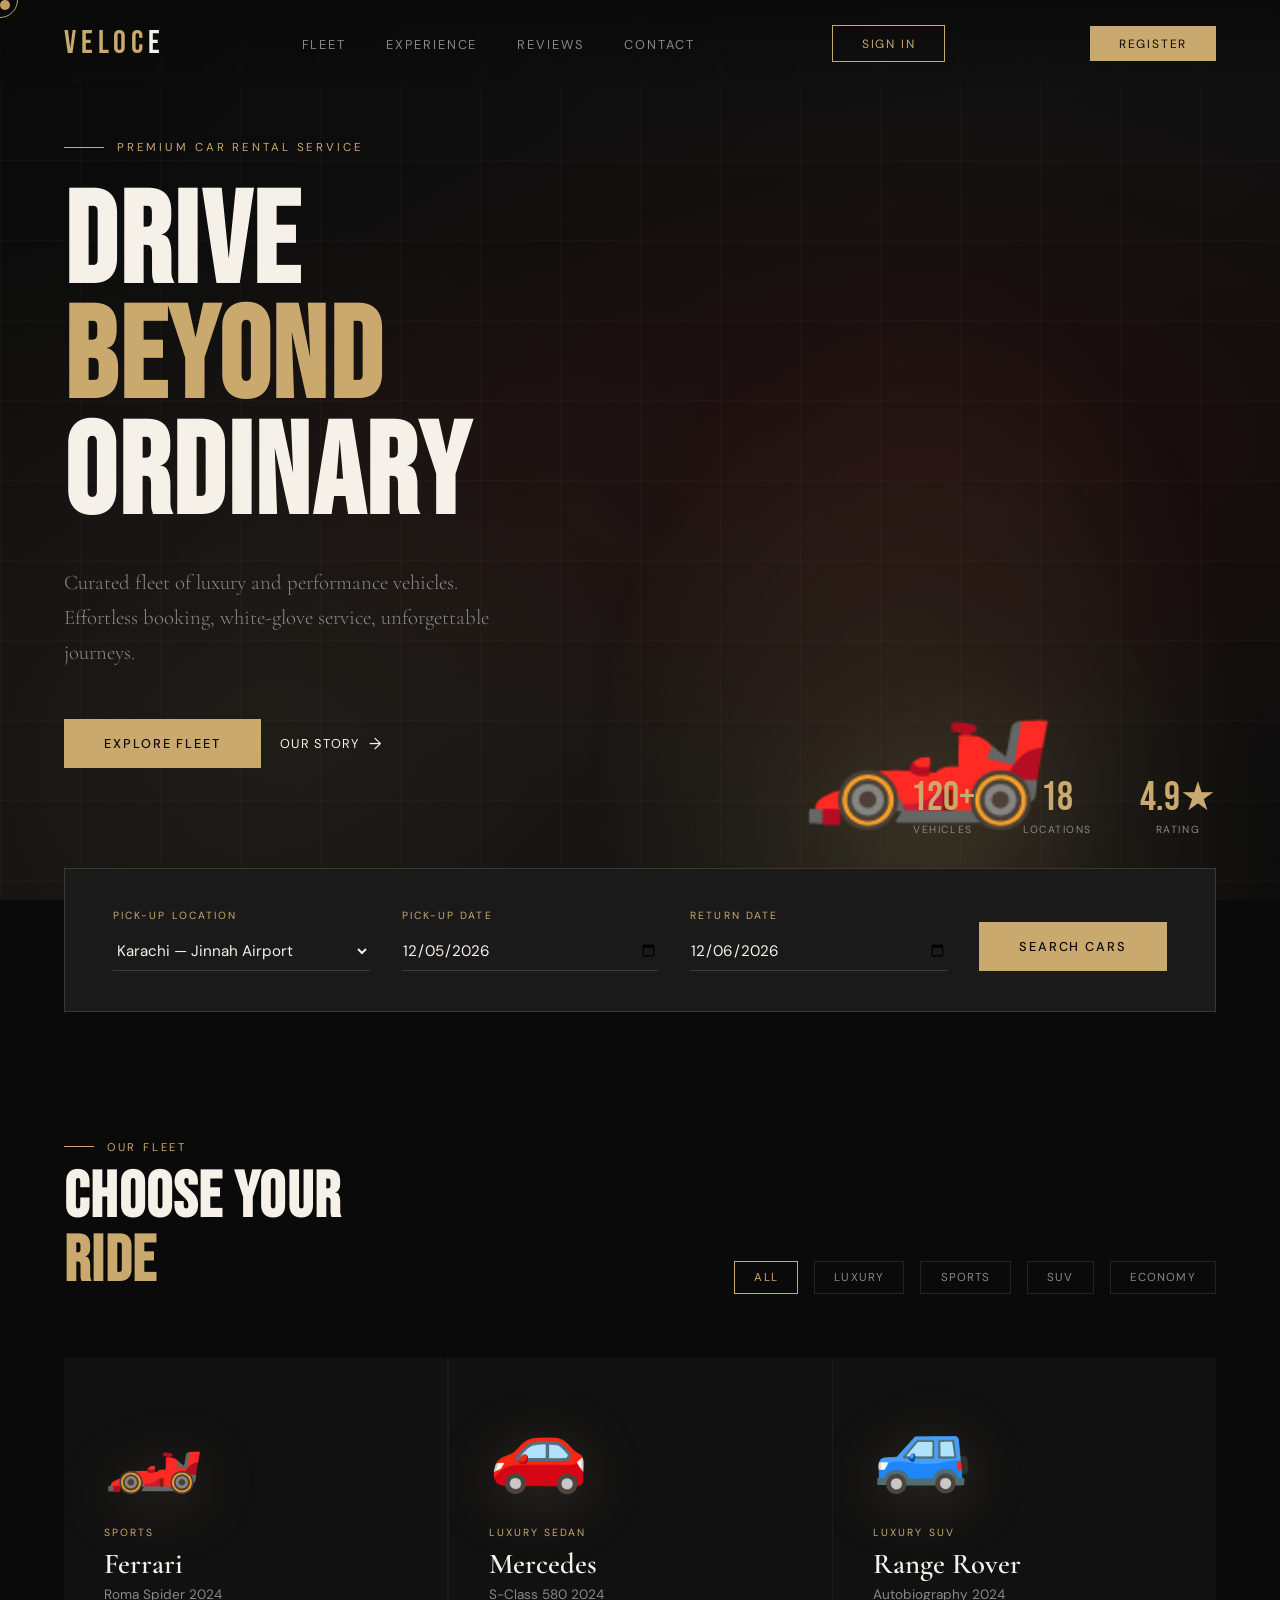
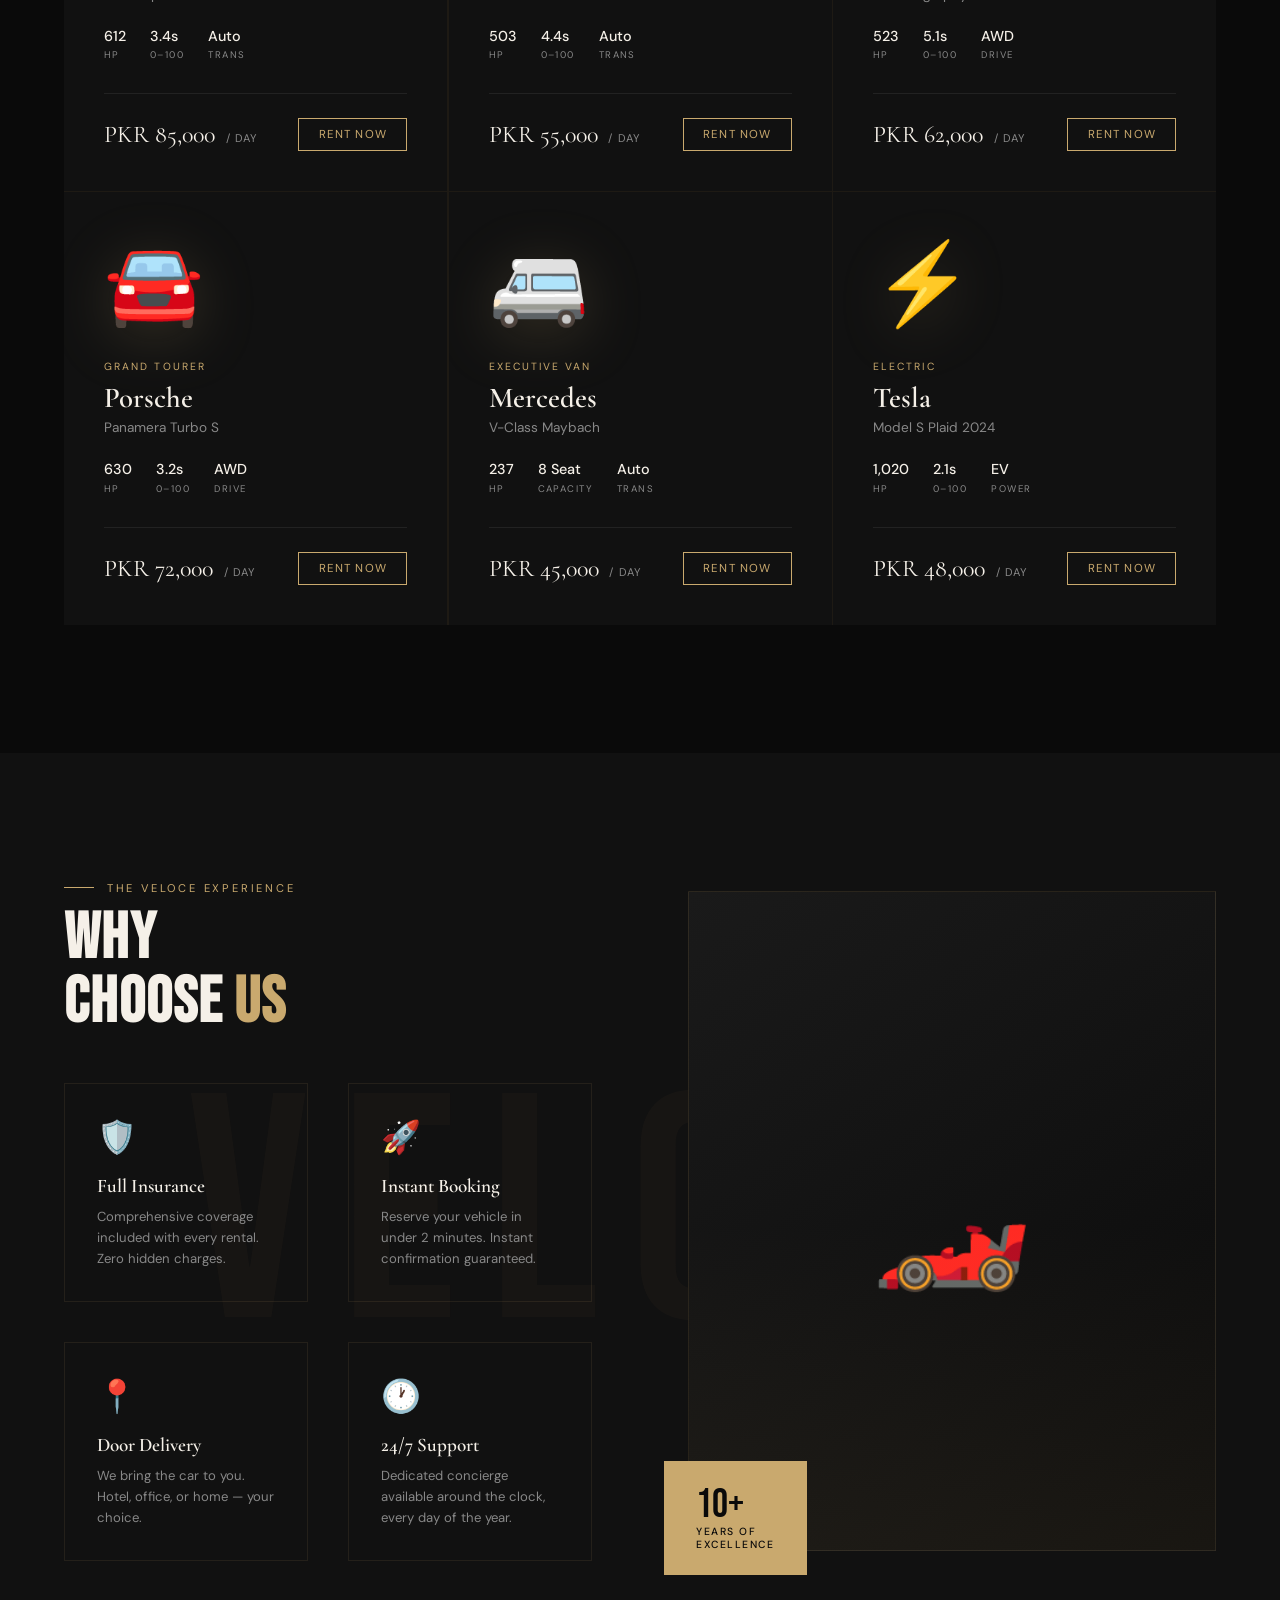
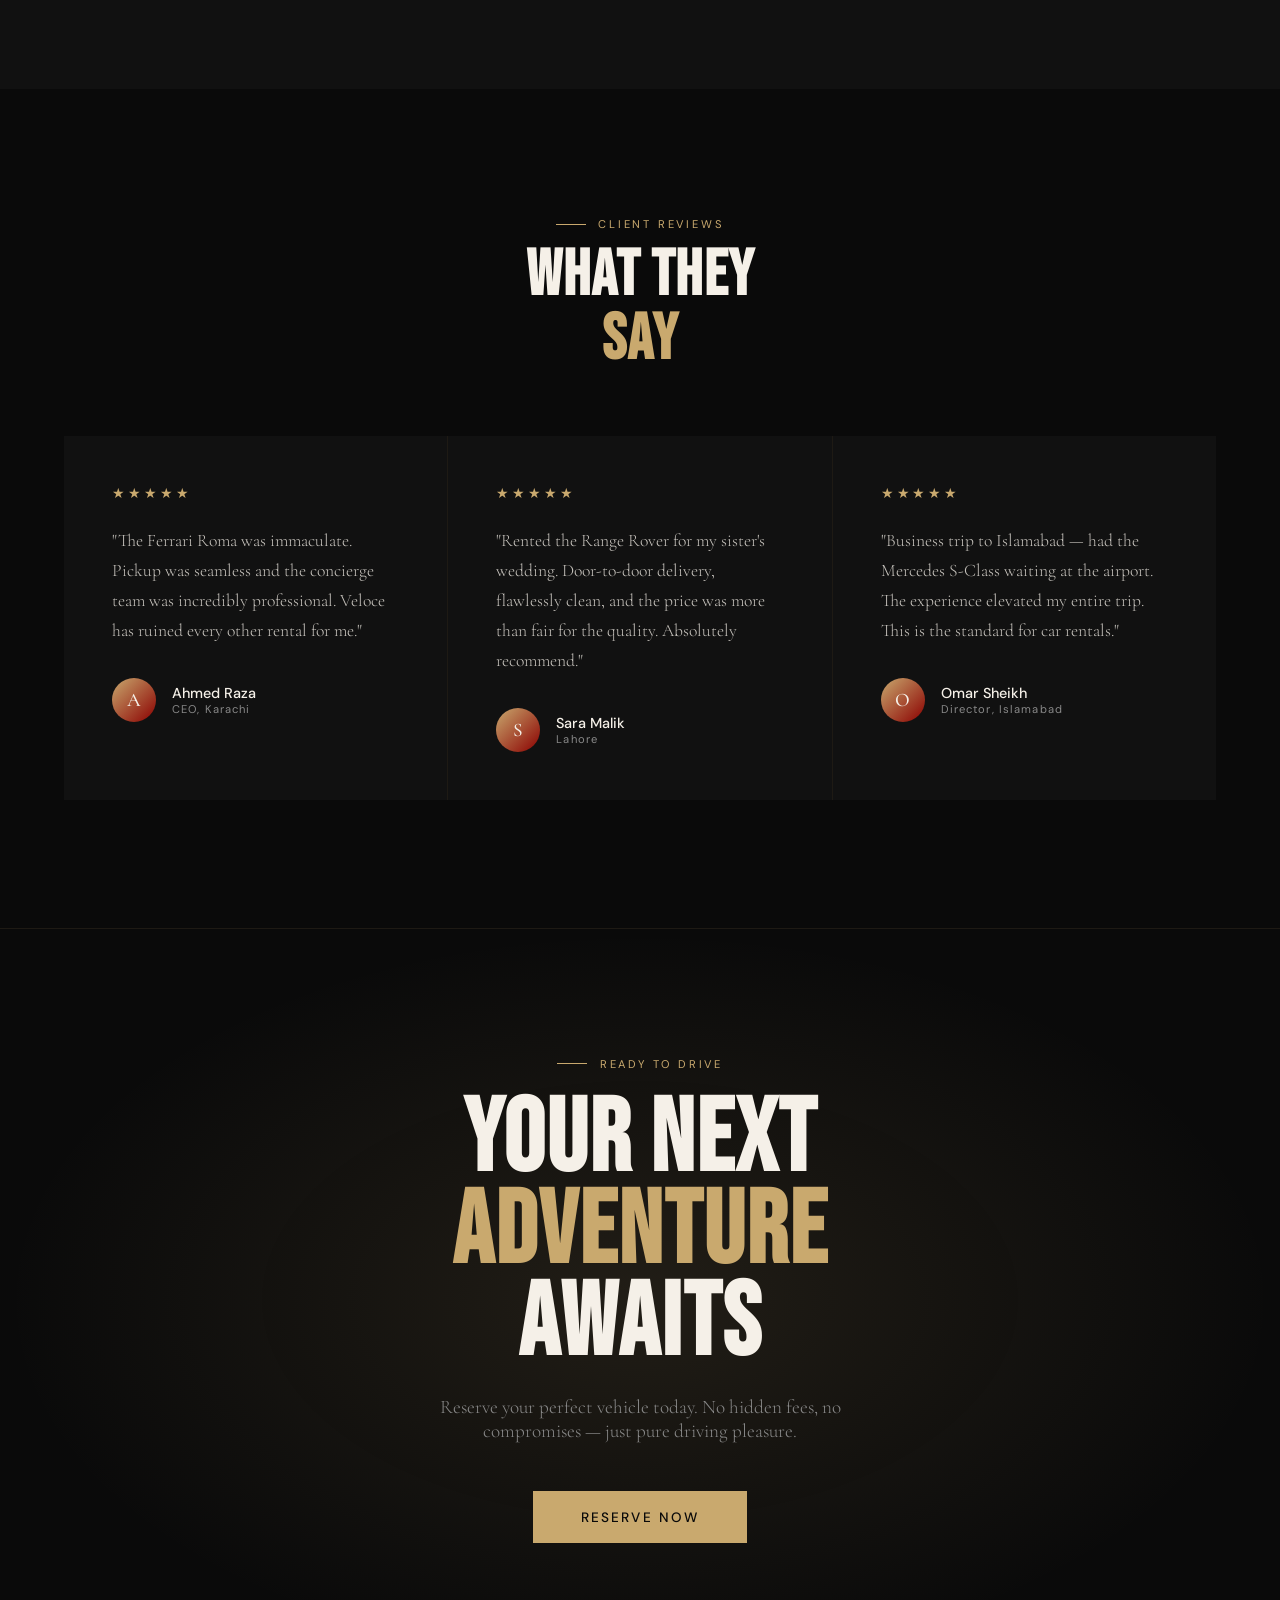
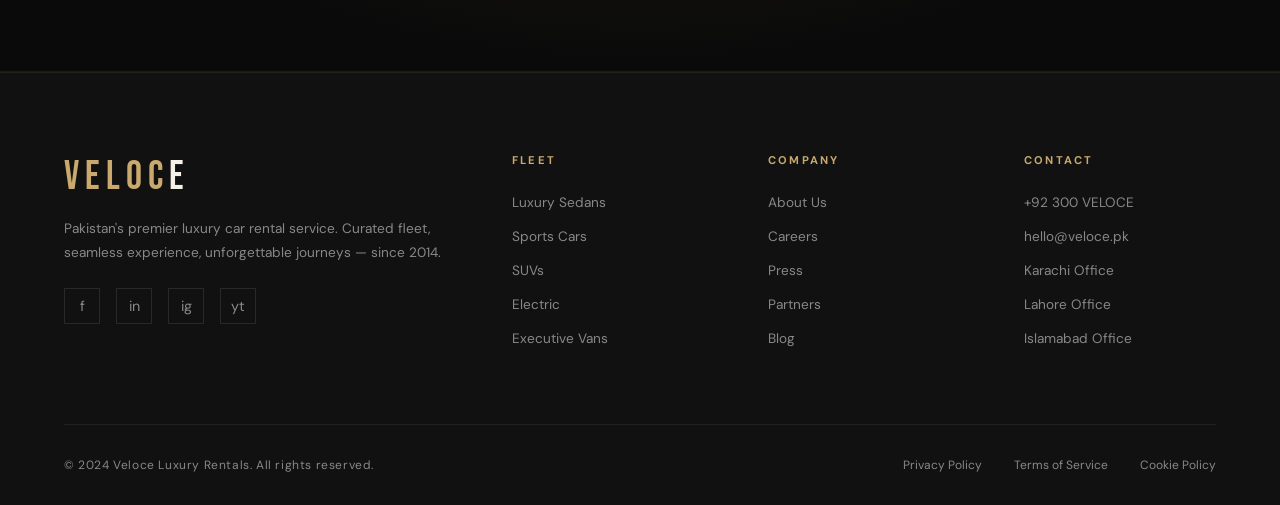
<file: projects/veloce.html>
<!DOCTYPE html>
<html lang="en">
<head>
<meta charset="UTF-8">
<meta name="viewport" content="width=device-width, initial-scale=1.0">
<title>VELOCE — Luxury Car Rentals</title>
<link href="https://fonts.googleapis.com/css2?family=Cormorant+Garamond:wght@300;400;600&family=Bebas+Neue&family=DM+Sans:wght@300;400;500&display=swap" rel="stylesheet">
<style>
  *, *::before, *::after { margin: 0; padding: 0; box-sizing: border-box; }

  :root {
    --gold: #C9A96E;
    --gold-light: #E8D5A3;
    --dark: #0A0A0A;
    --dark2: #111111;
    --dark3: #1A1A1A;
    --white: #F5F0E8;
    --gray: #888;
    --accent: #8B0000;
  }

  html { scroll-behavior: smooth; }

  body {
    background: var(--dark);
    color: var(--white);
    font-family: 'DM Sans', sans-serif;
    overflow-x: hidden;
    cursor: none;
  }

  /* custom cursor */
  .cursor {
    width: 10px; height: 10px;
    background: var(--gold);
    border-radius: 50%;
    position: fixed;
    pointer-events: none;
    z-index: 9999;
    transition: transform 0.15s ease;
    mix-blend-mode: difference;
  }
  .cursor-ring {
    width: 36px; height: 36px;
    border: 1px solid var(--gold);
    border-radius: 50%;
    position: fixed;
    pointer-events: none;
    z-index: 9998;
    transition: all 0.3s ease;
    mix-blend-mode: difference;
  }

  /* nav */
  nav {
    position: fixed; top: 0; left: 0; right: 0;
    z-index: 1000;
    display: flex; align-items: center; justify-content: space-between;
    padding: 1.5rem 4rem;
    background: linear-gradient(to bottom, rgba(10,10,10,0.95), transparent);
    backdrop-filter: blur(2px);
  }
  .nav-logo {
    font-family: 'Bebas Neue', sans-serif;
    font-size: 2rem;
    letter-spacing: 0.15em;
    color: var(--gold);
  }
  .nav-logo span { color: var(--white); }
  .nav-links { display: flex; gap: 2.5rem; list-style: none; }
  .nav-links a {
    text-decoration: none;
    color: var(--gray);
    font-size: 0.8rem;
    letter-spacing: 0.15em;
    text-transform: uppercase;
    transition: color 0.3s;
  }
  .nav-links a:hover { color: var(--gold); }
  .nav-cta {
    background: transparent;
    border: 1px solid var(--gold);
    color: var(--gold);
    padding: 0.6rem 1.8rem;
    font-size: 0.75rem;
    letter-spacing: 0.15em;
    text-transform: uppercase;
    cursor: none;
    transition: all 0.3s;
    font-family: 'DM Sans', sans-serif;
  }
  .nav-cta:hover { background: var(--gold); color: var(--dark); }

  /* hero */
  .hero {
    height: 100vh;
    position: relative;
    display: flex; align-items: center;
    overflow: hidden;
  }
  .hero-bg {
    position: absolute; inset: 0;
    background: 
      radial-gradient(ellipse at 70% 50%, rgba(139,0,0,0.12) 0%, transparent 60%),
      radial-gradient(ellipse at 20% 80%, rgba(201,169,110,0.08) 0%, transparent 50%),
      linear-gradient(135deg, #0A0A0A 0%, #111 50%, #0D0D0D 100%);
  }
  .hero-grid {
    position: absolute; inset: 0;
    background-image: 
      linear-gradient(rgba(201,169,110,0.04) 1px, transparent 1px),
      linear-gradient(90deg, rgba(201,169,110,0.04) 1px, transparent 1px);
    background-size: 80px 80px;
  }
  .hero-content {
    position: relative; z-index: 2;
    padding: 0 4rem;
    max-width: 700px;
  }
  .hero-tag {
    display: inline-flex; align-items: center; gap: 0.8rem;
    font-size: 0.72rem;
    letter-spacing: 0.25em;
    text-transform: uppercase;
    color: var(--gold);
    margin-bottom: 2rem;
    opacity: 0;
    animation: fadeUp 0.8s ease 0.2s forwards;
  }
  .hero-tag::before {
    content: '';
    width: 40px; height: 1px;
    background: var(--gold);
  }
  .hero-title {
    font-family: 'Bebas Neue', sans-serif;
    font-size: clamp(5rem, 10vw, 9rem);
    line-height: 0.9;
    letter-spacing: 0.02em;
    margin-bottom: 2rem;
    opacity: 0;
    animation: fadeUp 0.8s ease 0.4s forwards;
  }
  .hero-title span { color: var(--gold); }
  .hero-subtitle {
    font-family: 'Cormorant Garamond', serif;
    font-size: 1.3rem;
    font-weight: 300;
    color: var(--gray);
    line-height: 1.7;
    margin-bottom: 3rem;
    max-width: 440px;
    opacity: 0;
    animation: fadeUp 0.8s ease 0.6s forwards;
  }
  .hero-actions {
    display: flex; gap: 1.2rem; align-items: center;
    opacity: 0;
    animation: fadeUp 0.8s ease 0.8s forwards;
  }
  .btn-primary {
    background: var(--gold);
    color: var(--dark);
    border: none;
    padding: 1rem 2.5rem;
    font-size: 0.8rem;
    letter-spacing: 0.15em;
    text-transform: uppercase;
    font-family: 'DM Sans', sans-serif;
    font-weight: 500;
    cursor: none;
    transition: all 0.3s;
    text-decoration: none;
    display: inline-block;
  }
  .btn-primary:hover { background: var(--gold-light); transform: translateY(-2px); }
  .btn-ghost {
    background: transparent;
    border: none;
    color: var(--white);
    font-size: 0.8rem;
    letter-spacing: 0.1em;
    text-transform: uppercase;
    cursor: none;
    font-family: 'DM Sans', sans-serif;
    display: flex; align-items: center; gap: 0.6rem;
    transition: gap 0.3s;
    text-decoration: none;
  }
  .btn-ghost:hover { gap: 1rem; }
  .btn-ghost::after { content: '→'; font-size: 1rem; }

  /* hero car image area */
  .hero-visual {
    position: absolute;
    right: -5%;
    bottom: 0;
    width: 65%;
    height: 85%;
    opacity: 0;
    animation: fadeIn 1.2s ease 0.6s forwards;
  }
  .car-silhouette {
    width: 100%; height: 100%;
    background: 
      radial-gradient(ellipse at 50% 100%, rgba(201,169,110,0.15) 0%, transparent 60%);
    display: flex; align-items: flex-end; justify-content: center;
    padding-bottom: 6%;
    font-size: 13rem;
    filter: drop-shadow(0 20px 60px rgba(201,169,110,0.2));
  }
  .hero-stats {
    position: absolute;
    right: 4rem; bottom: 4rem;
    display: flex; gap: 3rem;
    opacity: 0;
    animation: fadeUp 0.8s ease 1s forwards;
  }
  .stat { text-align: center; }
  .stat-num {
    font-family: 'Bebas Neue', sans-serif;
    font-size: 2.5rem;
    color: var(--gold);
    line-height: 1;
  }
  .stat-label {
    font-size: 0.65rem;
    letter-spacing: 0.15em;
    text-transform: uppercase;
    color: var(--gray);
    margin-top: 0.3rem;
  }

  /* booking bar */
  .booking-section {
    padding: 0 4rem;
    margin-top: -2rem;
    position: relative; z-index: 10;
  }
  .booking-bar {
    background: var(--dark3);
    border: 1px solid rgba(201,169,110,0.2);
    padding: 2.5rem 3rem;
    display: grid;
    grid-template-columns: 1fr 1fr 1fr auto;
    gap: 2rem;
    align-items: end;
  }
  .booking-field label {
    display: block;
    font-size: 0.65rem;
    letter-spacing: 0.2em;
    text-transform: uppercase;
    color: var(--gold);
    margin-bottom: 0.6rem;
  }
  .booking-field input, .booking-field select {
    width: 100%;
    background: transparent;
    border: none;
    border-bottom: 1px solid rgba(255,255,255,0.15);
    color: var(--white);
    font-size: 0.95rem;
    font-family: 'DM Sans', sans-serif;
    padding: 0.5rem 0;
    outline: none;
    cursor: none;
    transition: border-color 0.3s;
  }
  .booking-field input:focus,
  .booking-field select:focus { border-bottom-color: var(--gold); }
  .booking-field select option { background: var(--dark3); }
  .btn-book {
    background: var(--gold);
    color: var(--dark);
    border: none;
    padding: 1rem 2.5rem;
    font-size: 0.8rem;
    letter-spacing: 0.15em;
    text-transform: uppercase;
    font-family: 'DM Sans', sans-serif;
    font-weight: 500;
    cursor: none;
    transition: all 0.3s;
    white-space: nowrap;
  }
  .btn-book:hover { background: var(--gold-light); }

  /* fleet */
  .fleet-section {
    padding: 8rem 4rem;
  }
  .section-header {
    display: flex; justify-content: space-between; align-items: flex-end;
    margin-bottom: 4rem;
  }
  .section-tag {
    font-size: 0.7rem;
    letter-spacing: 0.25em;
    text-transform: uppercase;
    color: var(--gold);
    margin-bottom: 0.8rem;
    display: flex; align-items: center; gap: 0.8rem;
  }
  .section-tag::before { content: ''; width: 30px; height: 1px; background: var(--gold); }
  .section-title {
    font-family: 'Bebas Neue', sans-serif;
    font-size: clamp(3rem, 5vw, 5rem);
    letter-spacing: 0.02em;
    line-height: 1;
  }
  .section-title span { color: var(--gold); }
  .fleet-filter {
    display: flex; gap: 1rem;
  }
  .filter-btn {
    background: transparent;
    border: 1px solid rgba(255,255,255,0.1);
    color: var(--gray);
    padding: 0.5rem 1.2rem;
    font-size: 0.72rem;
    letter-spacing: 0.1em;
    text-transform: uppercase;
    cursor: none;
    font-family: 'DM Sans', sans-serif;
    transition: all 0.3s;
  }
  .filter-btn.active, .filter-btn:hover {
    border-color: var(--gold);
    color: var(--gold);
  }

  .cars-grid {
    display: grid;
    grid-template-columns: repeat(3, 1fr);
    gap: 1.5px;
    background: rgba(201,169,110,0.1);
  }
  .car-card {
    background: var(--dark2);
    padding: 2.5rem;
    transition: all 0.4s ease;
    position: relative;
    overflow: hidden;
    cursor: none;
  }
  .car-card::before {
    content: '';
    position: absolute;
    inset: 0;
    background: linear-gradient(135deg, rgba(201,169,110,0.05), transparent);
    opacity: 0;
    transition: opacity 0.4s;
  }
  .car-card:hover::before { opacity: 1; }
  .car-card:hover { transform: translateY(-4px); }
  .car-emoji {
    font-size: 5rem;
    display: block;
    margin-bottom: 1.5rem;
    filter: drop-shadow(0 10px 30px rgba(201,169,110,0.2));
    transition: transform 0.4s;
  }
  .car-card:hover .car-emoji { transform: scale(1.05) translateY(-4px); }
  .car-category {
    font-size: 0.65rem;
    letter-spacing: 0.2em;
    text-transform: uppercase;
    color: var(--gold);
    margin-bottom: 0.4rem;
  }
  .car-name {
    font-family: 'Cormorant Garamond', serif;
    font-size: 1.8rem;
    font-weight: 600;
    margin-bottom: 0.3rem;
  }
  .car-model {
    font-size: 0.85rem;
    color: var(--gray);
    margin-bottom: 1.5rem;
  }
  .car-specs {
    display: flex; gap: 1.5rem;
    margin-bottom: 2rem;
  }
  .spec {
    display: flex; flex-direction: column; gap: 0.2rem;
  }
  .spec-val {
    font-size: 0.9rem;
    font-weight: 500;
  }
  .spec-key {
    font-size: 0.6rem;
    letter-spacing: 0.15em;
    text-transform: uppercase;
    color: var(--gray);
  }
  .car-footer {
    display: flex; justify-content: space-between; align-items: center;
    border-top: 1px solid rgba(255,255,255,0.07);
    padding-top: 1.5rem;
  }
  .car-price {
    font-family: 'Cormorant Garamond', serif;
    font-size: 1.5rem;
  }
  .car-price span {
    font-size: 0.7rem;
    font-family: 'DM Sans', sans-serif;
    color: var(--gray);
    letter-spacing: 0.1em;
    text-transform: uppercase;
    margin-left: 0.3rem;
  }
  .btn-rent {
    background: transparent;
    border: 1px solid var(--gold);
    color: var(--gold);
    padding: 0.5rem 1.2rem;
    font-size: 0.72rem;
    letter-spacing: 0.1em;
    text-transform: uppercase;
    cursor: none;
    font-family: 'DM Sans', sans-serif;
    transition: all 0.3s;
  }
  .btn-rent:hover { background: var(--gold); color: var(--dark); }

  /* why us */
  .why-section {
    padding: 8rem 4rem;
    background: var(--dark2);
    position: relative;
    overflow: hidden;
  }
  .why-section::before {
    content: 'VELOCE';
    position: absolute;
    font-family: 'Bebas Neue', sans-serif;
    font-size: 20rem;
    color: rgba(201,169,110,0.03);
    top: 50%;
    left: 50%;
    transform: translate(-50%, -50%);
    pointer-events: none;
    letter-spacing: 0.1em;
    white-space: nowrap;
  }
  .why-grid {
    display: grid;
    grid-template-columns: 1fr 1fr;
    gap: 6rem;
    align-items: center;
  }
  .why-features {
    display: grid;
    grid-template-columns: 1fr 1fr;
    gap: 2.5rem;
    margin-top: 3rem;
  }
  .feature {
    padding: 2rem;
    border: 1px solid rgba(201,169,110,0.1);
    transition: border-color 0.3s;
    cursor: none;
  }
  .feature:hover { border-color: rgba(201,169,110,0.4); }
  .feature-icon {
    font-size: 2rem;
    margin-bottom: 1rem;
  }
  .feature-title {
    font-family: 'Cormorant Garamond', serif;
    font-size: 1.2rem;
    font-weight: 600;
    margin-bottom: 0.5rem;
  }
  .feature-desc {
    font-size: 0.82rem;
    color: var(--gray);
    line-height: 1.6;
  }
  .why-visual {
    position: relative;
  }
  .why-img {
    width: 100%;
    aspect-ratio: 4/5;
    background: linear-gradient(145deg, var(--dark3), var(--dark));
    border: 1px solid rgba(201,169,110,0.15);
    display: flex; align-items: center; justify-content: center;
    font-size: 8rem;
    position: relative;
    overflow: hidden;
  }
  .why-img::after {
    content: '';
    position: absolute;
    bottom: 0; left: 0; right: 0;
    height: 50%;
    background: linear-gradient(to top, rgba(201,169,110,0.08), transparent);
  }
  .why-badge {
    position: absolute;
    bottom: -1.5rem;
    left: -1.5rem;
    background: var(--gold);
    color: var(--dark);
    padding: 1.5rem 2rem;
  }
  .why-badge-num {
    font-family: 'Bebas Neue', sans-serif;
    font-size: 2.5rem;
    line-height: 1;
  }
  .why-badge-text {
    font-size: 0.65rem;
    letter-spacing: 0.15em;
    text-transform: uppercase;
    font-weight: 500;
  }

  /* testimonials */
  .testimonials-section {
    padding: 8rem 4rem;
    text-align: center;
  }
  .testimonials-grid {
    display: grid;
    grid-template-columns: repeat(3, 1fr);
    gap: 1px;
    background: rgba(201,169,110,0.1);
    margin-top: 4rem;
  }
  .testimonial {
    background: var(--dark2);
    padding: 3rem;
    text-align: left;
    transition: background 0.3s;
    cursor: none;
  }
  .testimonial:hover { background: var(--dark3); }
  .stars {
    color: var(--gold);
    font-size: 0.9rem;
    margin-bottom: 1.5rem;
    letter-spacing: 0.2em;
  }
  .testimonial-text {
    font-family: 'Cormorant Garamond', serif;
    font-size: 1.1rem;
    font-weight: 300;
    line-height: 1.7;
    color: rgba(245,240,232,0.8);
    margin-bottom: 2rem;
  }
  .testimonial-author {
    display: flex; align-items: center; gap: 1rem;
  }
  .author-avatar {
    width: 44px; height: 44px;
    border-radius: 50%;
    background: linear-gradient(135deg, var(--gold), var(--accent));
    display: flex; align-items: center; justify-content: center;
    font-size: 1.2rem;
    font-weight: 500;
    color: var(--white);
    font-family: 'Cormorant Garamond', serif;
  }
  .author-name {
    font-size: 0.9rem;
    font-weight: 500;
  }
  .author-title {
    font-size: 0.7rem;
    color: var(--gray);
    letter-spacing: 0.1em;
  }

  /* cta */
  .cta-section {
    padding: 8rem 4rem;
    background: 
      radial-gradient(ellipse at center, rgba(201,169,110,0.12) 0%, transparent 70%),
      var(--dark);
    text-align: center;
    border-top: 1px solid rgba(201,169,110,0.1);
    border-bottom: 1px solid rgba(201,169,110,0.1);
  }
  .cta-title {
    font-family: 'Bebas Neue', sans-serif;
    font-size: clamp(4rem, 8vw, 8rem);
    line-height: 0.9;
    margin: 1.5rem 0;
    letter-spacing: 0.02em;
  }
  .cta-title span { color: var(--gold); }
  .cta-subtitle {
    font-family: 'Cormorant Garamond', serif;
    font-size: 1.2rem;
    color: var(--gray);
    max-width: 500px;
    margin: 0 auto 3rem;
    font-weight: 300;
  }

  /* footer */
  footer {
    background: var(--dark2);
    padding: 5rem 4rem 2rem;
    border-top: 1px solid rgba(201,169,110,0.1);
  }
  .footer-grid {
    display: grid;
    grid-template-columns: 2fr 1fr 1fr 1fr;
    gap: 4rem;
    margin-bottom: 4rem;
  }
  .footer-brand .nav-logo { font-size: 2.5rem; margin-bottom: 1rem; display: block; }
  .footer-desc {
    font-size: 0.85rem;
    color: var(--gray);
    line-height: 1.7;
    margin-bottom: 1.5rem;
  }
  .social-links { display: flex; gap: 1rem; }
  .social-link {
    width: 36px; height: 36px;
    border: 1px solid rgba(255,255,255,0.1);
    display: flex; align-items: center; justify-content: center;
    font-size: 0.9rem;
    text-decoration: none;
    color: var(--gray);
    transition: all 0.3s;
    cursor: none;
  }
  .social-link:hover { border-color: var(--gold); color: var(--gold); }
  .footer-col h4 {
    font-size: 0.7rem;
    letter-spacing: 0.2em;
    text-transform: uppercase;
    color: var(--gold);
    margin-bottom: 1.5rem;
  }
  .footer-col ul { list-style: none; }
  .footer-col li {
    margin-bottom: 0.8rem;
  }
  .footer-col a {
    text-decoration: none;
    color: var(--gray);
    font-size: 0.85rem;
    transition: color 0.3s;
    cursor: none;
  }
  .footer-col a:hover { color: var(--white); }
  .footer-bottom {
    border-top: 1px solid rgba(255,255,255,0.07);
    padding-top: 2rem;
    display: flex; justify-content: space-between; align-items: center;
  }
  .footer-copy {
    font-size: 0.75rem;
    color: var(--gray);
    letter-spacing: 0.05em;
  }
  .footer-legal { display: flex; gap: 2rem; }
  .footer-legal a {
    font-size: 0.75rem;
    color: var(--gray);
    text-decoration: none;
    transition: color 0.3s;
    cursor: none;
  }
  .footer-legal a:hover { color: var(--white); }

  /* animations */
  @keyframes fadeUp {
    from { opacity: 0; transform: translateY(30px); }
    to { opacity: 1; transform: translateY(0); }
  }
  @keyframes fadeIn {
    from { opacity: 0; }
    to { opacity: 1; }
  }

  /* scroll reveal */
  .reveal {
    opacity: 0;
    transform: translateY(40px);
    transition: all 0.8s ease;
  }
  .reveal.visible {
    opacity: 1;
    transform: translateY(0);
  }

  /* scrollbar */
  ::-webkit-scrollbar { width: 4px; }
  ::-webkit-scrollbar-track { background: var(--dark); }
  ::-webkit-scrollbar-thumb { background: var(--gold); }

  @media (max-width: 900px) {
    nav { padding: 1.2rem 2rem; }
    .nav-links { display: none; }
    .hero-content { padding: 0 2rem; }
    .hero-visual { display: none; }
    .hero-stats { right: 2rem; bottom: 2rem; gap: 1.5rem; }
    .booking-section { padding: 0 2rem; }
    .booking-bar { grid-template-columns: 1fr; padding: 2rem; }
    .fleet-section, .why-section, .testimonials-section, .cta-section { padding: 5rem 2rem; }
    .cars-grid { grid-template-columns: 1fr; }
    .why-grid { grid-template-columns: 1fr; }
    .why-visual { display: none; }
    .testimonials-grid { grid-template-columns: 1fr; }
    .footer-grid { grid-template-columns: 1fr; gap: 2rem; }
    footer { padding: 3rem 2rem 1.5rem; }
    .section-header { flex-direction: column; align-items: flex-start; gap: 1.5rem; }
  }

  @media (max-width: 768px) {
    .hero-title { font-size: clamp(3.5rem, 10vw, 5rem); }
    .hero-content { max-width: 100%; }
    .hero-actions { flex-direction: column; align-items: flex-start; }
    .hero-stats { position: static; padding: 0 2rem 2rem; justify-content: center; gap: 2rem; }
    .stat-num { font-size: 2rem; }
    .booking-bar { padding: 1.5rem; gap: 1.2rem; }
    .car-card { padding: 1.5rem; }
    .car-emoji { font-size: 3.5rem; }
    .why-features { gap: 1.5rem; }
    .feature { padding: 1.2rem; }
    .cta-title { font-size: clamp(2.5rem, 8vw, 4rem); }
    .footer-bottom { flex-direction: column; gap: 1rem; text-align: center; }
    .footer-legal { flex-wrap: wrap; justify-content: center; gap: 1rem; }
    .cursor, .cursor-ring { display: none; }
    body { cursor: auto; }
    .btn-primary, .btn-book, .btn-rent, .nav-cta, .filter-btn { cursor: pointer; }
    .auth-modal { padding: 2rem 1.5rem; margin: 1rem; max-width: 100%; }
  }

  @media (max-width: 480px) {
    nav { padding: 1rem 1.2rem; }
    .nav-logo { font-size: 1.5rem; }
    .nav-cta { padding: 0.4rem 1rem; font-size: 0.65rem; }
    .hero-content { padding: 0 1.2rem; }
    .hero-title { font-size: clamp(2.5rem, 12vw, 3.5rem); }
    .hero-subtitle { font-size: 1rem; }
    .hero-tag { font-size: 0.6rem; }
    .hero-stats { gap: 1rem; flex-wrap: wrap; }
    .hero-stats .stat { flex: 1; min-width: 80px; }
    .stat-num { font-size: 1.5rem; }
    .stat-label { font-size: 0.55rem; }
    .booking-section { padding: 0 1.2rem; }
    .booking-bar { padding: 1rem; }
    .booking-field input, .booking-field select { font-size: 0.85rem; }
    .btn-book { width: 100%; text-align: center; }
    .fleet-section, .why-section, .testimonials-section, .cta-section { padding: 3rem 1.2rem; }
    .section-title { font-size: clamp(2rem, 8vw, 3rem); }
    .section-tag { font-size: 0.6rem; }
    .fleet-filter { flex-wrap: wrap; }
    .filter-btn { font-size: 0.65rem; padding: 0.4rem 1rem; }
    .car-card { padding: 1rem; }
    .car-name { font-size: 1.3rem; }
    .car-specs { gap: 1rem; flex-wrap: wrap; }
    .car-price { font-size: 1.2rem; }
    .car-footer { flex-direction: column; gap: 0.8rem; align-items: stretch; }
    .btn-rent { width: 100%; text-align: center; }
    .why-features { grid-template-columns: 1fr; }
    .testimonial { padding: 1.5rem; }
    .testimonial-text { font-size: 0.95rem; }
    .cta-title { font-size: clamp(2rem, 10vw, 3rem); }
    .cta-subtitle { font-size: 0.95rem; padding: 0 1rem; }
    footer { padding: 2rem 1.2rem 1rem; }
    .footer-grid { gap: 1.5rem; }
    .footer-brand .nav-logo { font-size: 2rem; }
    .footer-col h4 { font-size: 0.65rem; }
    .why-badge { position: static; margin-top: 1rem; }
    .auth-modal { padding: 1.5rem 1rem; }
    .auth-title { font-size: 1.3rem; }
    .auth-tab { font-size: 0.68rem; }
  }

  @media (max-width: 360px) {
    .hero-title { font-size: 2rem; }
    .hero-stats { gap: 0.5rem; }
    .stat-num { font-size: 1.2rem; }
    .car-emoji { font-size: 2.5rem; }
    .car-name { font-size: 1.1rem; }
  }

/* auth modal */
.auth-overlay {
  display: none;
  position: fixed; inset: 0;
  background: rgba(10,10,10,0.88);
  backdrop-filter: blur(10px);
  z-index: 9000;
  align-items: center;
  justify-content: center;
}
.auth-overlay.active { display: flex; }
.auth-modal {
  background: var(--dark2);
  border: 1px solid rgba(201,169,110,0.18);
  box-shadow: 0 0 80px rgba(201,169,110,0.08);
  width: 100%;
  max-width: 430px;
  padding: 3rem 2.8rem;
  position: relative;
  animation: modalIn 0.35s ease;
}
@keyframes modalIn { from { opacity:0; transform:translateY(24px); } to { opacity:1; transform:translateY(0); } }
.auth-modal-close {
  position: absolute; top: 1.2rem; right: 1.4rem;
  background: none; border: none;
  color: var(--gray); font-size: 1.2rem;
  cursor: pointer; transition: color 0.2s;
  line-height: 1;
}
.auth-modal-close:hover { color: var(--gold); }
.auth-logo-mini {
  font-family: 'Bebas Neue', sans-serif;
  font-size: 1.5rem;
  letter-spacing: 0.12em;
  color: var(--gold);
  margin-bottom: 0.3rem;
}
.auth-logo-mini span { color: var(--white); }
.auth-tabs {
  display: flex; gap: 0;
  border-bottom: 1px solid rgba(201,169,110,0.15);
  margin: 1.6rem 0 2rem;
}
.auth-tab {
  flex: 1; background: none; border: none;
  color: var(--gray);
  font-family: 'DM Sans', sans-serif;
  font-size: 0.8rem;
  letter-spacing: 0.12em;
  text-transform: uppercase;
  padding: 0.7rem 0;
  cursor: pointer;
  border-bottom: 1px solid transparent;
  margin-bottom: -1px;
  transition: all 0.3s;
}
.auth-tab.active { color: var(--gold); border-bottom-color: var(--gold); }
.auth-panel { display: none; }
.auth-panel.active { display: block; }
.auth-title {
  font-family: 'Cormorant Garamond', serif;
  font-size: 1.6rem;
  font-weight: 300;
  color: var(--white);
  margin-bottom: 0.3rem;
  letter-spacing: 0.03em;
}
.auth-sub {
  font-size: 0.78rem;
  color: var(--gray);
  margin-bottom: 1.8rem;
  letter-spacing: 0.04em;
}
.auth-field { margin-bottom: 1.1rem; }
.auth-label {
  display: block;
  font-size: 0.65rem;
  letter-spacing: 0.18em;
  text-transform: uppercase;
  color: var(--gray);
  margin-bottom: 0.45rem;
}
.auth-input {
  width: 100%;
  background: var(--dark3);
  border: 1px solid rgba(201,169,110,0.12);
  color: var(--white);
  padding: 0.8rem 1rem;
  font-family: 'DM Sans', sans-serif;
  font-size: 0.85rem;
  outline: none;
  transition: all 0.3s;
}
.auth-input:focus { border-color: var(--gold); box-shadow: 0 0 0 1px rgba(201,169,110,0.12); }
.auth-input::placeholder { color: rgba(136,136,136,0.5); }
.auth-forgot {
  display: block; text-align: right;
  font-size: 0.68rem; color: var(--gray);
  text-decoration: none; margin-top: -0.5rem;
  margin-bottom: 1.3rem; letter-spacing: 0.06em;
  transition: color 0.2s;
}
.auth-forgot:hover { color: var(--gold); }
.auth-submit {
  width: 100%;
  background: transparent;
  border: 1px solid var(--gold);
  color: var(--gold);
  font-family: 'DM Sans', sans-serif;
  font-size: 0.75rem;
  letter-spacing: 0.2em;
  text-transform: uppercase;
  padding: 1rem;
  cursor: pointer;
  transition: all 0.3s;
  margin-top: 0.5rem;
}
.auth-submit:hover { background: var(--gold); color: var(--dark); }
.auth-agree {
  display: flex; align-items: flex-start; gap: 0.7rem;
  font-size: 0.72rem; color: var(--gray);
  margin-bottom: 0.5rem; cursor: pointer;
  line-height: 1.4;
}
.auth-agree input { margin-top: 3px; accent-color: var(--gold); }
.auth-agree a { color: var(--gold); text-decoration: none; }
.auth-msg {
  font-size: 0.72rem; text-align: center;
  margin-top: 1.3rem; color: var(--gray);
  letter-spacing: 0.04em;
}
.auth-msg span { color: var(--gold); cursor: pointer; }
.auth-msg span:hover { text-decoration: underline; }
.auth-error {
  background: rgba(139,0,0,0.12);
  border: 1px solid rgba(139,0,0,0.3);
  color: #e05555;
  font-size: 0.72rem;
  padding: 0.65rem 0.9rem;
  margin-bottom: 1rem;
  display: none;
  letter-spacing: 0.04em;
}
</style>
<!-- google analytics -->
<script async src="https://www.googletagmanager.com/gtag/js?id=G-1H37KW0LD4"></script>
<script>
window.dataLayer = window.dataLayer || [];
function gtag(){dataLayer.push(arguments);}
gtag('js', new Date());
gtag('config', 'G-1H37KW0LD4');
</script>

</head>
<body>

<!-- cursor -->
<div class="cursor" id="cursor"></div>
<div class="cursor-ring" id="cursor-ring"></div>

<!-- nav -->
<nav>
  <div class="nav-logo">VELOC<span>E</span></div>
  <ul class="nav-links">
    <li><a href="#fleet">Fleet</a></li>
    <li><a href="#why">Experience</a></li>
    <li><a href="#testimonials">Reviews</a></li>
    <li><a href="#contact">Contact</a></li>
  </ul>
  <button class="nav-cta" onclick="openAuth('login')">Sign In</button>
  <button class="nav-cta" style="background:var(--gold);color:var(--dark);border:none;margin-left:0.5rem;" onclick="openAuth('register')">Register</button>
</nav>

<!-- hero -->
<section class="hero">
  <div class="hero-bg"></div>
  <div class="hero-grid"></div>
  <div class="hero-content">
    <div class="hero-tag">Premium Car Rental Service</div>
    <h1 class="hero-title">DRIVE<br><span>BEYOND</span><br>ORDINARY</h1>
    <p class="hero-subtitle">Curated fleet of luxury and performance vehicles. Effortless booking, white-glove service, unforgettable journeys.</p>
    <div class="hero-actions">
      <a href="#fleet" class="btn-primary">Explore Fleet</a>
      <a href="#why" class="btn-ghost">Our Story</a>
    </div>
  </div>
  <div class="hero-visual">
    <div class="car-silhouette">🏎️</div>
  </div>
  <div class="hero-stats">
    <div class="stat">
      <div class="stat-num">120+</div>
      <div class="stat-label">Vehicles</div>
    </div>
    <div class="stat">
      <div class="stat-num">18</div>
      <div class="stat-label">Locations</div>
    </div>
    <div class="stat">
      <div class="stat-num">4.9★</div>
      <div class="stat-label">Rating</div>
    </div>
  </div>
</section>

<!-- booking bar -->
<section class="booking-section">
  <div class="booking-bar">
    <div class="booking-field">
      <label>Pick-Up Location</label>
      <select>
        <option>Karachi — Jinnah Airport</option>
        <option>Lahore — Allama Iqbal Airport</option>
        <option>Islamabad — Benazir Airport</option>
        <option>Peshawar City Center</option>
        <option>Quetta Downtown</option>
      </select>
    </div>
    <div class="booking-field">
      <label>Pick-Up Date</label>
      <input type="date">
    </div>
    <div class="booking-field">
      <label>Return Date</label>
      <input type="date">
    </div>
    <button class="btn-book">Search Cars</button>
  </div>
</section>

<!-- fleet -->
<section class="fleet-section" id="fleet">
  <div class="section-header reveal">
    <div>
      <div class="section-tag">Our Fleet</div>
      <h2 class="section-title">CHOOSE YOUR<br><span>RIDE</span></h2>
    </div>
    <div class="fleet-filter">
      <button class="filter-btn active">All</button>
      <button class="filter-btn">Luxury</button>
      <button class="filter-btn">Sports</button>
      <button class="filter-btn">SUV</button>
      <button class="filter-btn">Economy</button>
    </div>
  </div>

  <div class="cars-grid">
    <div class="car-card reveal">
      <span class="car-emoji">🏎️</span>
      <div class="car-category">Sports</div>
      <div class="car-name">Ferrari</div>
      <div class="car-model">Roma Spider 2024</div>
      <div class="car-specs">
        <div class="spec"><span class="spec-val">612</span><span class="spec-key">HP</span></div>
        <div class="spec"><span class="spec-val">3.4s</span><span class="spec-key">0–100</span></div>
        <div class="spec"><span class="spec-val">Auto</span><span class="spec-key">Trans</span></div>
      </div>
      <div class="car-footer">
        <div class="car-price">PKR 85,000 <span>/ day</span></div>
        <button class="btn-rent">Rent Now</button>
      </div>
    </div>

    <div class="car-card reveal">
      <span class="car-emoji">🚗</span>
      <div class="car-category">Luxury Sedan</div>
      <div class="car-name">Mercedes</div>
      <div class="car-model">S-Class 580 2024</div>
      <div class="car-specs">
        <div class="spec"><span class="spec-val">503</span><span class="spec-key">HP</span></div>
        <div class="spec"><span class="spec-val">4.4s</span><span class="spec-key">0–100</span></div>
        <div class="spec"><span class="spec-val">Auto</span><span class="spec-key">Trans</span></div>
      </div>
      <div class="car-footer">
        <div class="car-price">PKR 55,000 <span>/ day</span></div>
        <button class="btn-rent">Rent Now</button>
      </div>
    </div>

    <div class="car-card reveal">
      <span class="car-emoji">🚙</span>
      <div class="car-category">Luxury SUV</div>
      <div class="car-name">Range Rover</div>
      <div class="car-model">Autobiography 2024</div>
      <div class="car-specs">
        <div class="spec"><span class="spec-val">523</span><span class="spec-key">HP</span></div>
        <div class="spec"><span class="spec-val">5.1s</span><span class="spec-key">0–100</span></div>
        <div class="spec"><span class="spec-val">AWD</span><span class="spec-key">Drive</span></div>
      </div>
      <div class="car-footer">
        <div class="car-price">PKR 62,000 <span>/ day</span></div>
        <button class="btn-rent">Rent Now</button>
      </div>
    </div>

    <div class="car-card reveal">
      <span class="car-emoji">🚘</span>
      <div class="car-category">Grand Tourer</div>
      <div class="car-name">Porsche</div>
      <div class="car-model">Panamera Turbo S</div>
      <div class="car-specs">
        <div class="spec"><span class="spec-val">630</span><span class="spec-key">HP</span></div>
        <div class="spec"><span class="spec-val">3.2s</span><span class="spec-key">0–100</span></div>
        <div class="spec"><span class="spec-val">AWD</span><span class="spec-key">Drive</span></div>
      </div>
      <div class="car-footer">
        <div class="car-price">PKR 72,000 <span>/ day</span></div>
        <button class="btn-rent">Rent Now</button>
      </div>
    </div>

    <div class="car-card reveal">
      <span class="car-emoji">🚐</span>
      <div class="car-category">Executive Van</div>
      <div class="car-name">Mercedes</div>
      <div class="car-model">V-Class Maybach</div>
      <div class="car-specs">
        <div class="spec"><span class="spec-val">237</span><span class="spec-key">HP</span></div>
        <div class="spec"><span class="spec-val">8 Seat</span><span class="spec-key">Capacity</span></div>
        <div class="spec"><span class="spec-val">Auto</span><span class="spec-key">Trans</span></div>
      </div>
      <div class="car-footer">
        <div class="car-price">PKR 45,000 <span>/ day</span></div>
        <button class="btn-rent">Rent Now</button>
      </div>
    </div>

    <div class="car-card reveal">
      <span class="car-emoji">⚡</span>
      <div class="car-category">Electric</div>
      <div class="car-name">Tesla</div>
      <div class="car-model">Model S Plaid 2024</div>
      <div class="car-specs">
        <div class="spec"><span class="spec-val">1,020</span><span class="spec-key">HP</span></div>
        <div class="spec"><span class="spec-val">2.1s</span><span class="spec-key">0–100</span></div>
        <div class="spec"><span class="spec-val">EV</span><span class="spec-key">Power</span></div>
      </div>
      <div class="car-footer">
        <div class="car-price">PKR 48,000 <span>/ day</span></div>
        <button class="btn-rent">Rent Now</button>
      </div>
    </div>
  </div>
</section>

<!-- why us -->
<section class="why-section" id="why">
  <div class="why-grid">
    <div>
      <div class="section-tag reveal">The Veloce Experience</div>
      <h2 class="section-title reveal">WHY<br>CHOOSE <span>US</span></h2>
      <div class="why-features">
        <div class="feature reveal">
          <div class="feature-icon">🛡️</div>
          <div class="feature-title">Full Insurance</div>
          <div class="feature-desc">Comprehensive coverage included with every rental. Zero hidden charges.</div>
        </div>
        <div class="feature reveal">
          <div class="feature-icon">🚀</div>
          <div class="feature-title">Instant Booking</div>
          <div class="feature-desc">Reserve your vehicle in under 2 minutes. Instant confirmation guaranteed.</div>
        </div>
        <div class="feature reveal">
          <div class="feature-icon">📍</div>
          <div class="feature-title">Door Delivery</div>
          <div class="feature-desc">We bring the car to you. Hotel, office, or home — your choice.</div>
        </div>
        <div class="feature reveal">
          <div class="feature-icon">🕐</div>
          <div class="feature-title">24/7 Support</div>
          <div class="feature-desc">Dedicated concierge available around the clock, every day of the year.</div>
        </div>
      </div>
    </div>
    <div class="why-visual reveal">
      <div class="why-img">🏎️</div>
      <div class="why-badge">
        <div class="why-badge-num">10+</div>
        <div class="why-badge-text">Years of<br>Excellence</div>
      </div>
    </div>
  </div>
</section>

<!-- testimonials -->
<section class="testimonials-section" id="testimonials">
  <div class="section-tag reveal" style="justify-content: center;">Client Reviews</div>
  <h2 class="section-title reveal">WHAT THEY<br><span>SAY</span></h2>
  <div class="testimonials-grid">
    <div class="testimonial reveal">
      <div class="stars">★★★★★</div>
      <p class="testimonial-text">"The Ferrari Roma was immaculate. Pickup was seamless and the concierge team was incredibly professional. Veloce has ruined every other rental for me."</p>
      <div class="testimonial-author">
        <div class="author-avatar">A</div>
        <div>
          <div class="author-name">Ahmed Raza</div>
          <div class="author-title">CEO, Karachi</div>
        </div>
      </div>
    </div>
    <div class="testimonial reveal">
      <div class="stars">★★★★★</div>
      <p class="testimonial-text">"Rented the Range Rover for my sister's wedding. Door-to-door delivery, flawlessly clean, and the price was more than fair for the quality. Absolutely recommend."</p>
      <div class="testimonial-author">
        <div class="author-avatar">S</div>
        <div>
          <div class="author-name">Sara Malik</div>
          <div class="author-title">Lahore</div>
        </div>
      </div>
    </div>
    <div class="testimonial reveal">
      <div class="stars">★★★★★</div>
      <p class="testimonial-text">"Business trip to Islamabad — had the Mercedes S-Class waiting at the airport. The experience elevated my entire trip. This is the standard for car rentals."</p>
      <div class="testimonial-author">
        <div class="author-avatar">O</div>
        <div>
          <div class="author-name">Omar Sheikh</div>
          <div class="author-title">Director, Islamabad</div>
        </div>
      </div>
    </div>
  </div>
</section>

<!-- cta -->
<section class="cta-section" id="contact">
  <div class="section-tag reveal" style="justify-content: center;">Ready to Drive</div>
  <h2 class="cta-title reveal">YOUR NEXT<br><span>ADVENTURE</span><br>AWAITS</h2>
  <p class="cta-subtitle reveal">Reserve your perfect vehicle today. No hidden fees, no compromises — just pure driving pleasure.</p>
  <div class="reveal">
    <a href="#" class="btn-primary" style="font-size:0.85rem; padding:1.1rem 3rem;">Reserve Now</a>
  </div>
</section>

<!-- footer -->
<footer>
  <div class="footer-grid">
    <div class="footer-brand">
      <span class="nav-logo">VELOC<span>E</span></span>
      <p class="footer-desc">Pakistan's premier luxury car rental service. Curated fleet, seamless experience, unforgettable journeys — since 2014.</p>
      <div class="social-links">
        <a href="#" class="social-link">f</a>
        <a href="#" class="social-link">in</a>
        <a href="#" class="social-link">ig</a>
        <a href="#" class="social-link">yt</a>
      </div>
    </div>
    <div class="footer-col">
      <h4>Fleet</h4>
      <ul>
        <li><a href="#">Luxury Sedans</a></li>
        <li><a href="#">Sports Cars</a></li>
        <li><a href="#">SUVs</a></li>
        <li><a href="#">Electric</a></li>
        <li><a href="#">Executive Vans</a></li>
      </ul>
    </div>
    <div class="footer-col">
      <h4>Company</h4>
      <ul>
        <li><a href="#">About Us</a></li>
        <li><a href="#">Careers</a></li>
        <li><a href="#">Press</a></li>
        <li><a href="#">Partners</a></li>
        <li><a href="#">Blog</a></li>
      </ul>
    </div>
    <div class="footer-col">
      <h4>Contact</h4>
      <ul>
        <li><a href="#">+92 300 VELOCE</a></li>
        <li><a href="#">hello@veloce.pk</a></li>
        <li><a href="#">Karachi Office</a></li>
        <li><a href="#">Lahore Office</a></li>
        <li><a href="#">Islamabad Office</a></li>
      </ul>
    </div>
  </div>
  <div class="footer-bottom">
    <div class="footer-copy">© 2024 Veloce Luxury Rentals. All rights reserved.</div>
    <div class="footer-legal">
      <a href="#">Privacy Policy</a>
      <a href="#">Terms of Service</a>
      <a href="#">Cookie Policy</a>
    </div>
  </div>
</footer>

<script>
  // custom cursor
  const cursor = document.getElementById('cursor');
  const ring = document.getElementById('cursor-ring');
  let mx = 0, my = 0, rx = 0, ry = 0;

  document.addEventListener('mousemove', e => {
    mx = e.clientX; my = e.clientY;
    cursor.style.left = mx - 5 + 'px';
    cursor.style.top = my - 5 + 'px';
  });

  function animateRing() {
    rx += (mx - rx) * 0.12;
    ry += (my - ry) * 0.12;
    ring.style.left = rx - 18 + 'px';
    ring.style.top = ry - 18 + 'px';
    requestAnimationFrame(animateRing);
  }
  animateRing();

  document.querySelectorAll('a, button').forEach(el => {
    el.addEventListener('mouseenter', () => {
      cursor.style.transform = 'scale(2)';
      ring.style.transform = 'scale(1.5)';
      ring.style.borderColor = 'var(--gold-light)';
    });
    el.addEventListener('mouseleave', () => {
      cursor.style.transform = 'scale(1)';
      ring.style.transform = 'scale(1)';
      ring.style.borderColor = 'var(--gold)';
    });
  });

  // scroll reveal
  const reveals = document.querySelectorAll('.reveal');
  const observer = new IntersectionObserver(entries => {
    entries.forEach((e, i) => {
      if (e.isIntersecting) {
        setTimeout(() => e.target.classList.add('visible'), i * 80);
        observer.unobserve(e.target);
      }
    });
  }, { threshold: 0.1 });
  reveals.forEach(el => observer.observe(el));

  // filter buttons
  document.querySelectorAll('.filter-btn').forEach(btn => {
    btn.addEventListener('click', () => {
      document.querySelectorAll('.filter-btn').forEach(b => b.classList.remove('active'));
      btn.classList.add('active');
    });
  });

  // set today's date in booking
  const today = new Date().toISOString().split('T')[0];
  const tomorrow = new Date(Date.now() + 86400000).toISOString().split('T')[0];
  document.querySelectorAll('input[type=date]')[0].value = today;
  document.querySelectorAll('input[type=date]')[1].value = tomorrow;
</script>

<!-- auth modal -->
<div class="auth-overlay" id="authOverlay" onclick="closeAuthOutside(event)">
  <div class="auth-modal">
    <button class="auth-modal-close" onclick="closeAuth()">&#x2715;</button>
    <div class="auth-logo-mini">VELOC<span>E</span></div>

    <div class="auth-tabs">
      <button class="auth-tab active" id="tabLogin" onclick="switchAuthTab('login')">Sign In</button>
      <button class="auth-tab" id="tabRegister" onclick="switchAuthTab('register')">Register</button>
    </div>

    <!-- login -->
    <div class="auth-panel active" id="panelLogin">
      <div class="auth-title">Welcome Back</div>
      <div class="auth-sub">Sign in to manage your reservations</div>
      <div class="auth-error" id="loginError">Invalid email or password.</div>
      <div class="auth-field">
        <label class="auth-label">Email Address</label>
        <input type="email" class="auth-input" id="loginEmail" placeholder="your@email.com">
      </div>
      <div class="auth-field">
        <label class="auth-label">Password</label>
        <input type="password" class="auth-input" id="loginPass" placeholder="••••••••">
      </div>
      <a href="#" class="auth-forgot">Forgot password?</a>
      <button class="auth-submit" onclick="handleLogin()">Sign In</button>
      <div class="auth-msg">New to VELOCE? <span onclick="switchAuthTab('register')">Create account</span></div>
    </div>

    <!-- register -->
    <div class="auth-panel" id="panelRegister">
      <div class="auth-title">Join VELOCE</div>
      <div class="auth-sub">Create your account for exclusive access</div>
      <div class="auth-error" id="registerError">Please fill all fields correctly.</div>
      <div class="auth-field">
        <label class="auth-label">Full Name</label>
        <input type="text" class="auth-input" id="regName" placeholder="Your full name">
      </div>
      <div class="auth-field">
        <label class="auth-label">Email Address</label>
        <input type="email" class="auth-input" id="regEmail" placeholder="your@email.com">
      </div>
      <div class="auth-field">
        <label class="auth-label">Password</label>
        <input type="password" class="auth-input" id="regPass" placeholder="Min. 8 characters">
      </div>
      <div class="auth-field">
        <label class="auth-label">Confirm Password</label>
        <input type="password" class="auth-input" id="regPassConfirm" placeholder="Re-enter password">
      </div>
      <label class="auth-agree">
        <input type="checkbox" id="regAgree">
        I agree to the <a href="#">Terms of Service</a> and <a href="#">Privacy Policy</a>
      </label>
      <button class="auth-submit" onclick="handleRegister()">Create Account</button>
      <div class="auth-msg">Already a member? <span onclick="switchAuthTab('login')">Sign in</span></div>
    </div>
  </div>
</div>

<script>
function openAuth(tab) {
  document.getElementById('authOverlay').classList.add('active');
  switchAuthTab(tab || 'login');
}
function closeAuth() {
  document.getElementById('authOverlay').classList.remove('active');
}
function closeAuthOutside(e) {
  if (e.target === document.getElementById('authOverlay')) closeAuth();
}
function switchAuthTab(tab) {
  document.querySelectorAll('.auth-tab').forEach(t => t.classList.remove('active'));
  document.querySelectorAll('.auth-panel').forEach(p => p.classList.remove('active'));
  document.getElementById('tab' + tab.charAt(0).toUpperCase() + tab.slice(1)).classList.add('active');
  document.getElementById('panel' + tab.charAt(0).toUpperCase() + tab.slice(1)).classList.add('active');
  document.getElementById('loginError').style.display = 'none';
  document.getElementById('registerError').style.display = 'none';
}
function handleLogin() {
  const email = document.getElementById('loginEmail').value.trim();
  const pass = document.getElementById('loginPass').value;
  const err = document.getElementById('loginError');
  if (!email || !pass) { err.textContent = 'Please fill in all fields.'; err.style.display = 'block'; return; }
  if (!/\S+@\S+\.\S+/.test(email)) { err.textContent = 'Enter a valid email address.'; err.style.display = 'block'; return; }
  err.style.display = 'none';
  alert('Welcome back! Signed in as ' + email);
  closeAuth();
}
function handleRegister() {
  const name = document.getElementById('regName').value.trim();
  const email = document.getElementById('regEmail').value.trim();
  const pass = document.getElementById('regPass').value;
  const confirm = document.getElementById('regPassConfirm').value;
  const agree = document.getElementById('regAgree').checked;
  const err = document.getElementById('registerError');
  if (!name || !email || !pass || !confirm) { err.textContent = 'Please fill all fields.'; err.style.display = 'block'; return; }
  if (!/\S+@\S+\.\S+/.test(email)) { err.textContent = 'Enter a valid email address.'; err.style.display = 'block'; return; }
  if (pass.length < 8) { err.textContent = 'Password must be at least 8 characters.'; err.style.display = 'block'; return; }
  if (pass !== confirm) { err.textContent = 'Passwords do not match.'; err.style.display = 'block'; return; }
  if (!agree) { err.textContent = 'Please accept the Terms of Service.'; err.style.display = 'block'; return; }
  err.style.display = 'none';
  alert('Welcome to VELOCE, ' + name + '! Your account has been created.');
  closeAuth();
}
document.addEventListener('keydown', e => { if (e.key === 'Escape') closeAuth(); });
</script>
</body>
</html>
</file>
<file: css/style.css>
/* styles for my portfolio */

/* colors and fonts */
:root {
  --primary: #B2D5E5;
  --primary-dark: #8BAEC4;
  --primary-light: #C8E3F0;
  --secondary: #B2D5E5;
  --accent: #B2D5E5;
  --bg-primary: #020202;
  --bg-secondary: #020202;
  --bg-card: rgba(255, 255, 255, 0.02);
  --bg-glass: rgba(255, 255, 255, 0.02);
  --text-primary: #F0F4F8;
  --text-secondary: #A0B8CC;
  --text-muted: #6A8094;
  --border-color: rgba(178, 213, 229, 0.06);
  --glass-border: rgba(178, 213, 229, 0.06);
  --shadow-primary: 0 8px 32px rgba(178, 213, 229, 0.2);
  --shadow-card: 0 8px 32px rgba(0, 0, 0, 0.6);
  --gradient-primary: linear-gradient(135deg, #B2D5E5, #8BAEC4);
  --gradient-accent: linear-gradient(135deg, #B2D5E5, #6A8094);
  --gradient-bg: linear-gradient(135deg, #020202 0%, #020202 50%, #050505 100%);
  --font-primary: 'Inter', sans-serif;
  --font-display: 'Space Grotesk', sans-serif;
  --transition: all 0.3s cubic-bezier(0.4, 0, 0.2, 1);
  --transition-slow: all 0.5s cubic-bezier(0.4, 0, 0.2, 1);
  --border-radius: 16px;
  --border-radius-sm: 8px;
  --border-radius-lg: 24px;
}

/* reset and base styles */
*, *::before, *::after {
  margin: 0;
  padding: 0;
  box-sizing: border-box;
}

html {
  scroll-behavior: smooth;
  scroll-padding-top: 80px;
}

body {
  font-family: var(--font-primary);
  background: var(--bg-primary);
  color: var(--text-primary);
  line-height: 1.7;
  overflow-x: hidden;
  cursor: none;
}

a {
  text-decoration: none;
  color: inherit;
}

ul {
  list-style: none;
}

img {
  max-width: 100%;
  display: block;
}

::selection {
  background: var(--primary);
  color: #fff;
}

::-webkit-scrollbar {
  width: 8px;
}

::-webkit-scrollbar-track {
  background: var(--bg-primary);
}

::-webkit-scrollbar-thumb {
  background: var(--primary);
  border-radius: 4px;
}

::-webkit-scrollbar-thumb:hover {
  background: var(--primary-light);
}

/* custom cursor */
.cursor-dot,
.cursor-outline {
  pointer-events: none;
  position: fixed;
  z-index: 99999;
  transform: translate(-50%, -50%);
  border-radius: 50%;
  transition: opacity 0.3s;
}

.cursor-dot {
  width: 8px;
  height: 8px;
  background: var(--primary);
}

.cursor-outline {
  width: 40px;
  height: 40px;
  border: 2px solid var(--primary);
  transition: all 0.15s ease-out;
}

@media (max-width: 768px) {
  .cursor-dot, .cursor-outline { display: none; }

  body { cursor: auto; }
}

/* loading screen */
.loader {
  position: fixed;
  top: 0;
  left: 0;
  width: 100%;
  height: 100%;
  background: var(--bg-primary);
  display: flex;
  align-items: center;
  justify-content: center;
  z-index: 999999;
  transition: opacity 0.8s ease, visibility 0.8s ease;
}

.loader.hidden {
  opacity: 0;
  visibility: hidden;
}

.loader-content {
  text-align: center;
}

.loader-code {
  font-family: var(--font-display);
  font-size: 2.5rem;
  margin-bottom: 1.5rem;
}

.loader-bracket {
  color: var(--primary);
  animation: pulse 1.5s ease-in-out infinite;
}

.loader-tag {
  color: var(--secondary);
}

.loader-bar {
  width: 200px;
  height: 3px;
  background: var(--bg-glass);
  border-radius: 3px;
  overflow: hidden;
  margin: 0 auto 1rem;
  position: relative;
}

.loader-bar::after {
  content: '';
  position: absolute;
  top: 0;
  left: -100%;
  width: 100%;
  height: 100%;
  background: var(--gradient-primary);
  border-radius: 3px;
  animation: loaderBar 1.5s ease-in-out infinite;
}

.loader-text {
  color: var(--text-muted);
  font-size: 0.9rem;
  font-weight: 300;
}

.loader-dots {
  animation: dots 1.5s steps(4, end) infinite;
}

@keyframes loaderBar {
  0% { left: -100%; }
  100% { left: 100%; }
}

@keyframes dots {
  0%, 20% { opacity: 0; }
  50% { opacity: 1; }
  100% { opacity: 0; }
}

@keyframes pulse {
  0%, 100% { opacity: 1; }
  50% { opacity: 0.5; }
}

/* utility classes */
.container {
  max-width: 1200px;
  margin: 0 auto;
  padding: 0 24px;
}

.section {
  padding: 100px 0;
  position: relative;
}

.section-header {
  text-align: center;
  margin-bottom: 60px;
}

.section-subtitle {
  font-family: var(--font-display);
  color: var(--primary);
  font-size: 0.95rem;
  font-weight: 600;
  letter-spacing: 2px;
  margin-bottom: 12px;
  text-transform: uppercase;
}

.section-title {
  font-family: var(--font-display);
  font-size: 2.8rem;
  font-weight: 700;
  margin-bottom: 16px;
  line-height: 1.2;
}

.section-divider {
  width: 60px;
  height: 4px;
  background: var(--gradient-primary);
  border-radius: 4px;
  margin: 0 auto;
}

.highlight {
  background: var(--gradient-primary);
  -webkit-background-clip: text;
  -webkit-text-fill-color: transparent;
  background-clip: text;
}

/* navigation */
.navbar {
  position: fixed;
  top: 0;
  left: 0;
  width: 100%;
  padding: 16px 0;
  z-index: 1000;
  transition: var(--transition-slow);
  background: transparent;
}

.navbar.scrolled {
  background: rgba(2, 2, 2, 0.9);
  backdrop-filter: blur(20px);
  -webkit-backdrop-filter: blur(20px);
  border-bottom: 1px solid var(--border-color);
  padding: 12px 0;
}

.nav-container {
  max-width: 1200px;
  margin: 0 auto;
  padding: 0 24px;
  display: flex;
  align-items: center;
  justify-content: space-between;
}

.nav-logo {
  font-family: var(--font-display);
  font-size: 1.5rem;
  font-weight: 700;
}

.logo-bracket {
  color: var(--primary);
}

.logo-text {
  color: var(--text-primary);
}

.nav-list {
  display: flex;
  align-items: center;
  gap: 32px;
}

.nav-link {
  font-size: 0.9rem;
  font-weight: 500;
  color: var(--text-secondary);
  transition: var(--transition);
  position: relative;
  padding: 4px 0;
}

.nav-link::after {
  content: '';
  position: absolute;
  bottom: -2px;
  left: 0;
  width: 0;
  height: 2px;
  background: var(--gradient-primary);
  border-radius: 2px;
  transition: var(--transition);
}

.nav-link:hover,
.nav-link.active {
  color: var(--text-primary);
}

.nav-link:hover::after,
.nav-link.active::after {
  width: 100%;
}

.nav-toggle {
  display: none;
  flex-direction: column;
  gap: 5px;
  cursor: pointer;
  padding: 4px;
}

.bar {
  width: 24px;
  height: 2px;
  background: var(--text-primary);
  transition: var(--transition);
}

.nav-toggle.active .bar:nth-child(1) {
  transform: rotate(45deg) translate(5px, 5px);
}

.nav-toggle.active .bar:nth-child(2) {
  opacity: 0;
}

.nav-toggle.active .bar:nth-child(3) {
  transform: rotate(-45deg) translate(5px, -5px);
}

@media (max-width: 768px) {
  .nav-toggle { display: flex; }

  .nav-menu {
    position: fixed;
    top: 0;
    right: -100%;
    width: 280px;
    height: 100vh;
    background: rgba(2, 2, 2, 0.95);
    backdrop-filter: blur(20px);
    -webkit-backdrop-filter: blur(20px);
    padding: 80px 32px 32px;
    transition: var(--transition-slow);
    border-left: 1px solid var(--border-color);
  }

  .nav-menu.active { right: 0; }

  .nav-list { flex-direction: column; align-items: flex-start; gap: 24px; }

  .nav-link { font-size: 1.1rem; }
}

/* hero section */
.hero {
  min-height: 100vh;
  display: flex;
  align-items: center;
  position: relative;
  overflow: hidden;
  padding: 120px 0 80px;
}

.hero-bg {
  position: absolute;
  inset: 0;
  z-index: 0;
}

.hero-code-overlay {
  position: absolute;
  inset: 0;
  background:
    radial-gradient(ellipse at 20% 50%, rgba(178, 213, 229, 0.1) 0%, transparent 50%),
    radial-gradient(ellipse at 80% 50%, rgba(178, 213, 229, 0.08) 0%, transparent 50%);
}

.hero-content {
  position: relative;
  z-index: 1;
  display: grid;
  grid-template-columns: 1fr 1fr;
  gap: 60px;
  align-items: center;
}

.hero-greeting {
  font-family: var(--font-display);
  color: var(--primary);
  font-size: 1rem;
  font-weight: 600;
  margin-bottom: 16px;
  letter-spacing: 1px;
}

.hero-name {
  font-family: var(--font-display);
  font-size: 3.2rem;
  font-weight: 800;
  line-height: 1.15;
  margin-bottom: 12px;
}

.hero-title {
  font-size: 1.5rem;
  font-weight: 400;
  color: var(--text-secondary);
  margin-bottom: 24px;
  min-height: 2rem;
}

.cursor-blink {
  color: var(--primary);
  animation: blink 1s step-end infinite;
}

@keyframes blink {
  0%, 100% { opacity: 1; }
  50% { opacity: 0; }
}

.hero-desc {
  color: var(--text-secondary);
  font-size: 1.05rem;
  margin-bottom: 36px;
  max-width: 520px;
  line-height: 1.8;
}

.hero-buttons {
  display: flex;
  gap: 16px;
  flex-wrap: wrap;
  margin-bottom: 36px;
}

.btn {
  display: inline-flex;
  align-items: center;
  gap: 10px;
  padding: 14px 32px;
  border-radius: 50px;
  font-family: var(--font-primary);
  font-size: 0.95rem;
  font-weight: 600;
  border: none;
  cursor: pointer;
  transition: var(--transition);
  position: relative;
  overflow: hidden;
}

.btn-primary {
  background: var(--gradient-primary);
  color: #fff;
  box-shadow: var(--shadow-primary);
}

.btn-primary:hover {
  transform: translateY(-3px);
  box-shadow: 0 12px 40px rgba(178, 213, 229, 0.4);
}

.btn-secondary {
  background: transparent;
  color: var(--text-primary);
  border: 2px solid var(--border-color);
}

.btn-secondary:hover {
  border-color: var(--primary);
  color: var(--primary);
  transform: translateY(-3px);
  box-shadow: 0 8px 32px rgba(178, 213, 229, 0.15);
}

.hero-social {
  display: flex;
  gap: 16px;
}

.social-icon {
  width: 44px;
  height: 44px;
  display: flex;
  align-items: center;
  justify-content: center;
  border-radius: 50%;
  background: var(--bg-glass);
  border: 1px solid var(--border-color);
  color: var(--text-secondary);
  font-size: 1.1rem;
  transition: var(--transition);
}

.social-icon:hover {
  background: var(--primary);
  color: #fff;
  border-color: var(--primary);
  transform: translateY(-3px);
  box-shadow: 0 8px 24px rgba(178, 213, 229, 0.3);
}

/* code window */
.code-window {
  background: rgba(2, 2, 2, 0.8);
  border: 1px solid var(--border-color);
  border-radius: var(--border-radius);
  overflow: hidden;
  backdrop-filter: blur(10px);
  box-shadow: 0 20px 60px rgba(0, 0, 0, 0.4);
  transform: perspective(800px) rotateY(-5deg);
  transition: var(--transition-slow);
}

.code-window:hover {
  transform: perspective(800px) rotateY(0deg);
  box-shadow: 0 30px 80px rgba(178, 213, 229, 0.2);
}

.code-header {
  display: flex;
  align-items: center;
  gap: 8px;
  padding: 14px 18px;
  background: rgba(255, 255, 255, 0.03);
  border-bottom: 1px solid var(--border-color);
}

.dot {
  width: 12px;
  height: 12px;
  border-radius: 50%;
}

.dot.red { background: #ff5f57; }

.dot.yellow { background: #ffbd2e; }

.dot.green { background: #28c840; }

.code-body {
  padding: 20px 24px;
  font-family: 'Space Grotesk', monospace;
  font-size: 0.85rem;
  line-height: 2;
}

.code-body pre {
  font-family: inherit;
  color: var(--text-secondary);
}

.code-keyword { color: #B2D5E5; }

.code-variable { color: #F0F4F8; }

.code-prop { color: #7EC8E3; }

.code-string { color: #A8D8B9; }

.code-comment { color: #5A7A8E; font-style: italic; }

/* scroll indicator */
.scroll-indicator {
  position: absolute;
  bottom: 40px;
  left: 50%;
  transform: translateX(-50%);
  display: flex;
  flex-direction: column;
  align-items: center;
  gap: 8px;
  color: var(--text-muted);
  font-size: 0.75rem;
  letter-spacing: 2px;
  text-transform: uppercase;
  animation: fadeInUp 2s ease 2s both;
}

.scroll-arrow {
  width: 20px;
  height: 30px;
  border: 2px solid var(--text-muted);
  border-radius: 10px;
  position: relative;
}

.scroll-arrow::after {
  content: '';
  position: absolute;
  top: 6px;
  left: 50%;
  transform: translateX(-50%);
  width: 4px;
  height: 8px;
  background: var(--primary);
  border-radius: 2px;
  animation: scrollDown 2s ease infinite;
}

@keyframes scrollDown {
  0% { top: 6px; opacity: 1; }
  100% { top: 16px; opacity: 0; }
}

@keyframes fadeIn {
  from { opacity: 0; transform: translateY(20px); }
  to { opacity: 1; transform: translateY(0); }
}

@keyframes fadeInUp {
  from { opacity: 0; transform: translateX(-50%) translateY(20px); }
  to { opacity: 1; transform: translateX(-50%) translateY(0); }
}

@media (max-width: 768px) {
  .scroll-indicator { display: none; }
}

@media (max-width: 968px) {
  .hero-content { grid-template-columns: 1fr; gap: 40px; }

  .hero-visual { display: none; }

  .hero-name { font-size: 2.4rem; }

  .hero-title { font-size: 1.2rem; }
}

@media (max-width: 480px) {
  .hero { padding: 100px 0 60px; }

  .hero-name { font-size: 1.8rem; }

  .hero-buttons { flex-direction: column; }

  .btn { width: 100%; justify-content: center; }
}

/* about section */
.about {
  background: var(--bg-secondary);
}

.about-buttons {
  display: flex;
  flex-wrap: wrap;
  gap: 14px;
}

.about-content {
  display: grid;
  grid-template-columns: 1fr 1.2fr;
  gap: 60px;
  align-items: center;
}

.about-img-wrapper {
  position: relative;
  width: 100%;
  max-width: 400px;
  margin: 0 auto;
}

.about-img-placeholder {
  width: 100%;
  aspect-ratio: 1;
  border-radius: var(--border-radius);
  background: var(--bg-glass);
  border: 1px solid var(--border-color);
  display: flex;
  align-items: center;
  justify-content: center;
  font-size: 5rem;
  color: var(--primary);
  position: relative;
  overflow: hidden;
}

.about-img {
  width: 100%;
  height: 100%;
  object-fit: cover;
  border-radius: var(--border-radius);
}

.about-img-placeholder::before {
  content: '';
  position: absolute;
  inset: -2px;
  border-radius: inherit;
  background: var(--gradient-primary);
  z-index: -1;
  opacity: 0.3;
  animation: glowPulse 3s ease-in-out infinite;
}

@keyframes glowPulse {
  0%, 100% { opacity: 0.2; }
  50% { opacity: 0.5; }
}

.about-exp {
  position: absolute;
  bottom: -20px;
  right: -20px;
  background: var(--gradient-primary);
  padding: 16px 24px;
  border-radius: var(--border-radius-sm);
  text-align: center;
  box-shadow: var(--shadow-primary);
}

.exp-number {
  font-family: var(--font-display);
  font-size: 1.8rem;
  font-weight: 700;
  display: block;
}

.exp-text {
  font-size: 0.75rem;
  opacity: 0.9;
  text-transform: uppercase;
  letter-spacing: 1px;
}

.about-text h3 {
  font-family: var(--font-display);
  font-size: 1.8rem;
  margin-bottom: 20px;
  line-height: 1.3;
}

.about-text p {
  color: var(--text-secondary);
  margin-bottom: 16px;
  font-size: 0.95rem;
}

.about-info {
  display: grid;
  grid-template-columns: 1fr 1fr;
  gap: 16px;
  margin: 28px 0;
}

.info-item {
  display: flex;
  align-items: center;
  gap: 14px;
  padding: 14px 18px;
  background: var(--bg-glass);
  border: 1px solid var(--border-color);
  border-radius: var(--border-radius-sm);
  transition: var(--transition);
}

.info-item:hover {
  border-color: var(--primary);
  transform: translateX(4px);
}

.info-item i {
  font-size: 1.2rem;
  color: var(--primary);
}

.info-label {
  display: block;
  font-size: 0.75rem;
  color: var(--text-muted);
  text-transform: uppercase;
  letter-spacing: 1px;
}

.info-value {
  display: block;
  font-size: 0.9rem;
  font-weight: 500;
  color: var(--text-primary);
}

@media (max-width: 968px) {
  .about-content { grid-template-columns: 1fr; gap: 40px; }

  .about-img-wrapper { max-width: 300px; }

  .about-text h3 { font-size: 1.5rem; }

  .about-info { grid-template-columns: 1fr; }
}

@media (max-width: 480px) {
  .about-exp { position: static; margin-top: 16px; }
}

/* skills section */
.skills {
  position: relative;
  overflow: hidden;
}

.skills-bg {
  position: absolute;
  inset: 0;
  background: radial-gradient(ellipse at 50% 50%, rgba(178, 213, 229, 0.05) 0%, transparent 60%);
  pointer-events: none;
}

.skills-grid {
  display: grid;
  grid-template-columns: repeat(auto-fill, minmax(200px, 1fr));
  gap: 24px;
}

.skill-card {
  background: var(--bg-glass);
  border: 1px solid var(--border-color);
  border-radius: var(--border-radius);
  padding: 32px 24px;
  text-align: center;
  transition: var(--transition);
  position: relative;
  overflow: hidden;
}

.skill-card::before {
  content: '';
  position: absolute;
  top: 0;
  left: 0;
  width: 100%;
  height: 3px;
  background: var(--gradient-primary);
  transform: scaleX(0);
  transform-origin: left;
  transition: var(--transition-slow);
}

.skill-card:hover::before {
  transform: scaleX(1);
}

.skill-card:hover {
  border-color: var(--primary);
  transform: translateY(-8px);
  box-shadow: 0 16px 48px rgba(178, 213, 229, 0.15);
}

.skill-icon {
  font-size: 2.8rem;
  margin-bottom: 16px;
  background: var(--gradient-primary);
  -webkit-background-clip: text;
  -webkit-text-fill-color: transparent;
  background-clip: text;
}

.skill-name {
  font-family: var(--font-display);
  font-size: 1.05rem;
  font-weight: 600;
  margin-bottom: 16px;
}

.skill-bar {
  width: 100%;
  height: 6px;
  background: rgba(255, 255, 255, 0.06);
  border-radius: 6px;
  overflow: hidden;
  margin-bottom: 8px;
}

.skill-progress {
  height: 100%;
  background: var(--gradient-primary);
  border-radius: 6px;
  width: 0;
  transition: width 1.5s cubic-bezier(0.4, 0, 0.2, 1);
}

.skill-percent {
  font-size: 0.8rem;
  color: var(--text-muted);
  font-weight: 500;
}

@media (max-width: 968px) {
  .skills-grid { grid-template-columns: repeat(2, 1fr); }
}

@media (max-width: 480px) {
  .skills-grid { grid-template-columns: 1fr; }
}

/* projects section */
.projects {
  background: var(--bg-secondary);
}

.projects-filter {
  display: flex;
  justify-content: center;
  gap: 12px;
  margin-bottom: 40px;
  flex-wrap: wrap;
}

.filter-btn {
  padding: 10px 24px;
  border: 1px solid var(--border-color);
  background: transparent;
  color: var(--text-secondary);
  border-radius: 50px;
  font-family: var(--font-primary);
  font-size: 0.85rem;
  font-weight: 500;
  cursor: pointer;
  transition: var(--transition);
}

.filter-btn:hover,
.filter-btn.active {
  background: var(--gradient-primary);
  color: #fff;
  border-color: transparent;
  box-shadow: var(--shadow-primary);
}

.projects-grid {
  display: grid;
  grid-template-columns: repeat(2, 1fr);
  gap: 28px;
}

.project-card {
  background: var(--bg-glass);
  border: 1px solid var(--border-color);
  border-radius: var(--border-radius);
  overflow: hidden;
  transition: var(--transition);
  display: flex;
  flex-direction: column;
}

.project-card:hover {
  transform: translateY(-8px);
  border-color: var(--primary);
  box-shadow: 0 16px 48px rgba(178, 213, 229, 0.1);
}

.project-image {
  position: relative;
  overflow: hidden;
  aspect-ratio: 9/4;
}

.project-img {
  width: 100%;
  height: 100%;
  object-fit: cover;
  object-position: top;
  display: block;
  transition: var(--transition-slow);
}

.project-card:hover .project-img {
  transform: scale(1.05);
}

.project-overlay {
  position: absolute;
  inset: 0;
  background: rgba(2, 2, 2, 0.85);
  display: flex;
  align-items: center;
  justify-content: center;
  gap: 16px;
  opacity: 0;
  transition: var(--transition);
}

.project-card:hover .project-overlay {
  opacity: 1;
}

.project-link {
  width: 48px;
  height: 48px;
  display: flex;
  align-items: center;
  justify-content: center;
  border-radius: 50%;
  background: var(--primary);
  color: #fff;
  font-size: 1.1rem;
  transition: var(--transition);
  transform: translateY(20px);
}

.project-card:hover .project-link {
  transform: translateY(0);
}

.project-link:hover {
  background: var(--primary-light);
  transform: translateY(-3px) !important;
}

.project-info {
  padding: 24px;
  flex: 1;
  display: flex;
  flex-direction: column;
}

.project-name {
  font-family: var(--font-display);
  font-size: 1.15rem;
  font-weight: 600;
  margin-bottom: 8px;
}

.project-desc {
  color: var(--text-secondary);
  font-size: 0.85rem;
  line-height: 1.6;
  margin-bottom: 16px;
  flex: 1;
}

.project-tech {
  display: flex;
  flex-wrap: wrap;
  gap: 8px;
  margin-top: auto;
}

.project-tech span {
  padding: 4px 12px;
  font-size: 0.75rem;
  border-radius: 50px;
  background: rgba(178, 213, 229, 0.1);
  color: var(--primary);
  border: 1px solid rgba(178, 213, 229, 0.2);
}

@media (max-width: 768px) {
  .projects-grid { grid-template-columns: 1fr; }
}

/* services section */
.services-grid {
  display: grid;
  grid-template-columns: repeat(4, 1fr);
  gap: 24px;
}

.service-card {
  background: var(--bg-glass);
  border: 1px solid var(--border-color);
  border-radius: var(--border-radius);
  padding: 32px 24px;
  text-align: center;
  transition: var(--transition);
  position: relative;
  overflow: hidden;
  z-index: 1;
}

.service-card::before {
  content: '';
  position: absolute;
  inset: 0;
  background: var(--gradient-primary);
  opacity: 0;
  z-index: -1;
  transition: var(--transition);
}

.service-card:hover::before {
  opacity: 0.05;
}

.service-card:hover {
  border-color: var(--primary);
  transform: translateY(-8px);
  box-shadow: 0 16px 48px rgba(178, 213, 229, 0.1);
}

.service-icon-wrapper {
  width: 72px;
  height: 72px;
  margin: 0 auto 20px;
  display: flex;
  align-items: center;
  justify-content: center;
  border-radius: 50%;
  background: rgba(178, 213, 229, 0.1);
  border: 1px solid rgba(178, 213, 229, 0.2);
  transition: var(--transition);
}

.service-card:hover .service-icon-wrapper {
  background: var(--primary);
  border-color: var(--primary);
}

.service-icon {
  font-size: 1.8rem;
  color: var(--primary);
  transition: var(--transition);
}

.service-card:hover .service-icon {
  color: #fff;
}

.service-title {
  font-family: var(--font-display);
  font-size: 1.1rem;
  font-weight: 600;
  margin-bottom: 12px;
}

.service-desc {
  color: var(--text-secondary);
  font-size: 0.85rem;
  line-height: 1.6;
  margin-bottom: 20px;
}

.service-list {
  text-align: left;
}

.service-list li {
  color: var(--text-secondary);
  font-size: 0.85rem;
  padding: 6px 0;
  display: flex;
  align-items: center;
  gap: 8px;
}

.service-list li i {
  color: var(--primary);
  font-size: 0.75rem;
}

@media (max-width: 968px) {
  .services-grid { grid-template-columns: repeat(2, 1fr); }
}

@media (max-width: 480px) {
  .services-grid { grid-template-columns: 1fr; }
}

/* contact section */
.contact {
  background: var(--bg-secondary);
}

.contact-content {
  display: grid;
  grid-template-columns: 1fr 1.3fr;
  gap: 48px;
}

.contact-info {
  display: flex;
  flex-direction: column;
  gap: 20px;
}

.contact-card {
  background: var(--bg-glass);
  border: 1px solid var(--border-color);
  border-radius: var(--border-radius);
  padding: 24px;
  text-align: center;
  transition: var(--transition);
}

.contact-card:hover {
  border-color: var(--primary);
  transform: translateY(-4px);
  box-shadow: 0 8px 32px rgba(178, 213, 229, 0.1);
}

.contact-card-icon {
  width: 56px;
  height: 56px;
  margin: 0 auto 12px;
  display: flex;
  align-items: center;
  justify-content: center;
  border-radius: 50%;
  background: rgba(178, 213, 229, 0.1);
  color: var(--primary);
  font-size: 1.3rem;
}

.contact-card h4 {
  font-family: var(--font-display);
  font-size: 1rem;
  margin-bottom: 8px;
}

.contact-card a,
.contact-card span {
  color: var(--text-secondary);
  font-size: 0.85rem;
  transition: var(--transition);
}

.contact-card a:hover {
  color: var(--primary);
}

.contact-social {
  display: flex;
  justify-content: center;
  gap: 12px;
  margin-top: 8px;
}

/* contact form */
.contact-form-wrapper {
  background: var(--bg-glass);
  border: 1px solid var(--border-color);
  border-radius: var(--border-radius);
  padding: 36px;
}

.form-group {
  position: relative;
  margin-bottom: 20px;
}

.form-group input,
.form-group textarea {
  width: 100%;
  padding: 16px 20px 16px 48px;
  background: rgba(255, 255, 255, 0.03);
  border: 1px solid var(--border-color);
  border-radius: var(--border-radius-sm);
  color: var(--text-primary);
  font-family: var(--font-primary);
  font-size: 0.9rem;
  outline: none;
  transition: var(--transition);
}

.form-group textarea {
  resize: vertical;
  min-height: 120px;
}

.form-group input:focus,
.form-group textarea:focus {
  border-color: var(--primary);
  box-shadow: 0 0 0 3px rgba(178, 213, 229, 0.1);
}

.form-group input::placeholder,
.form-group textarea::placeholder {
  color: var(--text-muted);
}

.form-icon {
  position: absolute;
  top: 50%;
  left: 18px;
  transform: translateY(-50%);
  color: var(--text-muted);
  font-size: 0.9rem;
  pointer-events: none;
  transition: var(--transition);
}

.form-group textarea ~ .form-icon {
  top: 20px;
  transform: none;
}

.form-group input:focus ~ .form-icon,
.form-group textarea:focus ~ .form-icon {
  color: var(--primary);
}

.btn-submit {
  width: 100%;
  justify-content: center;
  padding: 16px 32px;
  font-size: 1rem;
}

.form-group-submit {
  margin-bottom: 8px;
}

.form-status {
  text-align: center;
  font-size: 0.85rem;
  min-height: 24px;
}

.form-status .success {
  color: #28c840;
}

.form-status .error {
  color: #ff5f57;
}

@media (max-width: 968px) {
  .contact-content { grid-template-columns: 1fr; }
}

/* footer */
.footer {
  position: relative;
  padding: 80px 0 0;
  overflow: hidden;
}

.footer-bg {
  position: absolute;
  inset: 0;
  background: radial-gradient(ellipse at 50% 0%, rgba(178, 213, 229, 0.05) 0%, transparent 60%);
  pointer-events: none;
}

.footer-content {
  display: grid;
  grid-template-columns: 1.5fr 1fr 1fr 1.2fr;
  gap: 40px;
  position: relative;
  z-index: 1;
  padding-bottom: 40px;
  border-bottom: 1px solid var(--border-color);
}

.footer-logo {
  font-family: var(--font-display);
  font-size: 1.5rem;
  font-weight: 700;
  display: inline-block;
  margin-bottom: 16px;
}

.footer-brand p {
  color: var(--text-secondary);
  font-size: 0.85rem;
  line-height: 1.7;
}

.footer-links h4,
.footer-social h4 {
  font-family: var(--font-display);
  font-size: 1.05rem;
  margin-bottom: 20px;
  position: relative;
  padding-bottom: 12px;
}

.footer-links h4::after,
.footer-social h4::after {
  content: '';
  position: absolute;
  bottom: 0;
  left: 0;
  width: 30px;
  height: 2px;
  background: var(--gradient-primary);
}

.footer-links ul li {
  margin-bottom: 10px;
}

.footer-links ul li a {
  color: var(--text-secondary);
  font-size: 0.85rem;
  transition: var(--transition);
}

.footer-links ul li a:hover {
  color: var(--primary);
  padding-left: 4px;
}

.footer-social-icons {
  display: flex;
  gap: 10px;
  flex-wrap: wrap;
  margin-bottom: 20px;
}

.footer-contact-info p {
  color: var(--text-secondary);
  font-size: 0.85rem;
  margin-bottom: 8px;
  display: flex;
  align-items: center;
  gap: 8px;
}

.footer-contact-info i {
  color: var(--primary);
  width: 16px;
}

.footer-bottom {
  display: flex;
  justify-content: space-between;
  align-items: center;
  padding: 24px 0;
  position: relative;
  z-index: 1;
}

.footer-bottom p {
  color: var(--text-muted);
  font-size: 0.85rem;
}

.footer-bottom i {
  color: var(--accent);
}

@media (max-width: 968px) {
  .footer-content { grid-template-columns: repeat(2, 1fr); }
}

@media (max-width: 480px) {
  .footer-content { grid-template-columns: 1fr; }

  .footer-bottom { flex-direction: column; gap: 8px; text-align: center; }
}

/* back to top button */
.back-to-top {
  position: fixed;
  bottom: 32px;
  right: 32px;
  width: 48px;
  height: 48px;
  background: var(--gradient-primary);
  border-radius: 50%;
  display: flex;
  align-items: center;
  justify-content: center;
  color: #fff;
  font-size: 1.1rem;
  box-shadow: var(--shadow-primary);
  opacity: 0;
  visibility: hidden;
  transform: translateY(20px);
  transition: var(--transition);
  z-index: 999;
}

.back-to-top.show {
  opacity: 1;
  visibility: visible;
  transform: translateY(0);
}

.back-to-top:hover {
  transform: translateY(-4px);
  box-shadow: 0 12px 40px rgba(178, 213, 229, 0.4);
}

/* background circles */
.gradient-orb {
  position: absolute;
  border-radius: 50%;
  filter: blur(80px);
  pointer-events: none;
  z-index: 0;
  animation: orbFloat 8s ease-in-out infinite;
}

.orb-1 {
  width: 400px;
  height: 400px;
  background: rgba(178, 213, 229, 0.08);
  top: -10%;
  right: -5%;
  animation-delay: 0s;
}

.orb-2 {
  width: 350px;
  height: 350px;
  background: rgba(178, 213, 229, 0.06);
  bottom: -10%;
  left: -5%;
  animation-delay: -3s;
}

.orb-3 {
  width: 250px;
  height: 250px;
  background: rgba(178, 213, 229, 0.05);
  top: 50%;
  left: 50%;
  animation-delay: -6s;
}

@keyframes orbFloat {
  0%, 100% { transform: translate(0, 0) scale(1); }
  33% { transform: translate(30px, -30px) scale(1.1); }
  66% { transform: translate(-20px, 20px) scale(0.9); }
}

/* background dots canvas */
#particleCanvas {
  position: fixed;
  inset: 0;
  width: 100%;
  height: 100%;
  z-index: 1;
  opacity: 0.4;
  pointer-events: none;
}

/* tech stack strip */
.tech-marquee {
  position: relative;
  overflow: hidden;
  padding: 40px 0;
  background: var(--bg-glass);
  border-top: 1px solid var(--border-color);
  border-bottom: 1px solid var(--border-color);
}

.tech-marquee-track {
  display: flex;
  gap: 60px;
  animation: marqueeScroll 30s linear infinite;
  width: max-content;
}

.tech-marquee:hover .tech-marquee-track {
  animation-play-state: paused;
}

.tech-item {
  display: flex;
  align-items: center;
  gap: 10px;
  padding: 12px 24px;
  background: var(--bg-glass);
  border: 1px solid var(--border-color);
  border-radius: 50px;
  white-space: nowrap;
  transition: var(--transition);
}

.tech-item:hover {
  border-color: var(--primary);
  transform: translateY(-4px);
  box-shadow: 0 8px 24px rgba(178, 213, 229, 0.1);
}

.tech-item i {
  font-size: 1.4rem;
  background: var(--gradient-primary);
  -webkit-background-clip: text;
  -webkit-text-fill-color: transparent;
  background-clip: text;
}

.tech-item span {
  font-size: 0.85rem;
  font-weight: 500;
  color: var(--text-primary);
}

@keyframes marqueeScroll {
  0% { transform: translateX(0); }
  100% { transform: translateX(-50%); }
}

/* card tilt */
.tilt-card {
  transform-style: preserve-3d;
  transition: transform 0.3s ease;
}

.tilt-card .project-info,
.tilt-card .service-title,
.tilt-card .service-desc,
.tilt-card .service-list,
.tilt-card .service-icon-wrapper,
.tilt-card .project-name,
.tilt-card .project-desc,
.tilt-card .project-tech {
  transform: translateZ(20px);
  transition: transform 0.3s ease;
}

.tilt-card:hover .project-overlay {
  transform: translateZ(30px);
}

/* scrollbar */
::-webkit-scrollbar {
  width: 6px;
}

::-webkit-scrollbar-track {
  background: var(--bg-primary);
}

::-webkit-scrollbar-thumb {
  background: var(--gradient-primary);
  border-radius: 3px;
}

::-webkit-scrollbar-thumb:hover {
  background: var(--primary-light);
}

/* more responsive fixes */
@media (max-width: 768px) {
  .orb-1 { width: 250px; height: 250px; }

  .orb-2 { width: 200px; height: 200px; }

  .orb-3 { width: 150px; height: 150px; }

  .tech-marquee { padding: 28px 0; }

  .tech-marquee-track { gap: 40px; animation-duration: 25s; }

  .tech-item { padding: 10px 18px; }

  .tech-item i { font-size: 1.2rem; }

  .tech-item span { font-size: 0.8rem; }
}

@media (max-width: 576px) {
  .tech-marquee { padding: 20px 0; }

  .tech-marquee-track { gap: 24px; animation-duration: 20s; }

  .tech-item { padding: 8px 14px; }

  .tech-item i { font-size: 1rem; }

  .tech-item span { font-size: 0.7rem; }
}

@media (max-width: 480px) {
  .orb-1 { width: 180px; height: 180px; }

  .orb-2 { width: 140px; height: 140px; }

  .orb-3 { width: 100px; height: 100px; }
}

@media (max-width: 360px) {
  .tech-item { padding: 6px 10px; gap: 6px; }

  .tech-marquee-track { gap: 16px; }
}

/* phones and tablets (no hover) */
@media (hover: none) {
  .tilt-card { transform: none !important; }

  .tilt-card .project-overlay {
    opacity: 1;
    background: none;
    align-items: flex-start;
    justify-content: flex-end;
    padding: 12px;
    pointer-events: none;
  }

  .tilt-card .project-link {
    width: 40px;
    height: 40px;
    font-size: 0.95rem;
    transform: none;
    pointer-events: auto;
    background: rgba(2, 2, 2, 0.75);
    border: 1px solid var(--primary);
    color: var(--primary);
  }

  .cursor-dot, .cursor-outline { display: none; }

  body { cursor: auto; }

  .service-card:hover::before { opacity: 0; }

  .service-card:hover { transform: none; border-color: var(--border-color); box-shadow: none; }

  .skill-card:hover { transform: none; border-color: var(--border-color); box-shadow: none; }

  .project-card:hover { transform: none; border-color: var(--border-color); box-shadow: none; }

  .tech-item:hover { transform: none; border-color: var(--border-color); box-shadow: none; }

  .tech-marquee:hover .tech-marquee-track { animation-play-state: running; }

  .info-item:hover { transform: none; border-color: var(--border-color); }

  .contact-card:hover { transform: none; border-color: var(--border-color); box-shadow: none; }

  .code-window:hover { transform: perspective(800px) rotateY(-5deg); box-shadow: 0 20px 60px rgba(0, 0, 0, 0.4); }

  .project-link:hover { transform: none !important; }
}

/* section titles on small screens */
@media (max-width: 768px) {
  .section { padding: 72px 0; }

  .section-title { font-size: 2rem; }

  .section-header { margin-bottom: 40px; }
}

@media (max-width: 480px) {
  .section-title { font-size: 1.6rem; }
}
</file>
